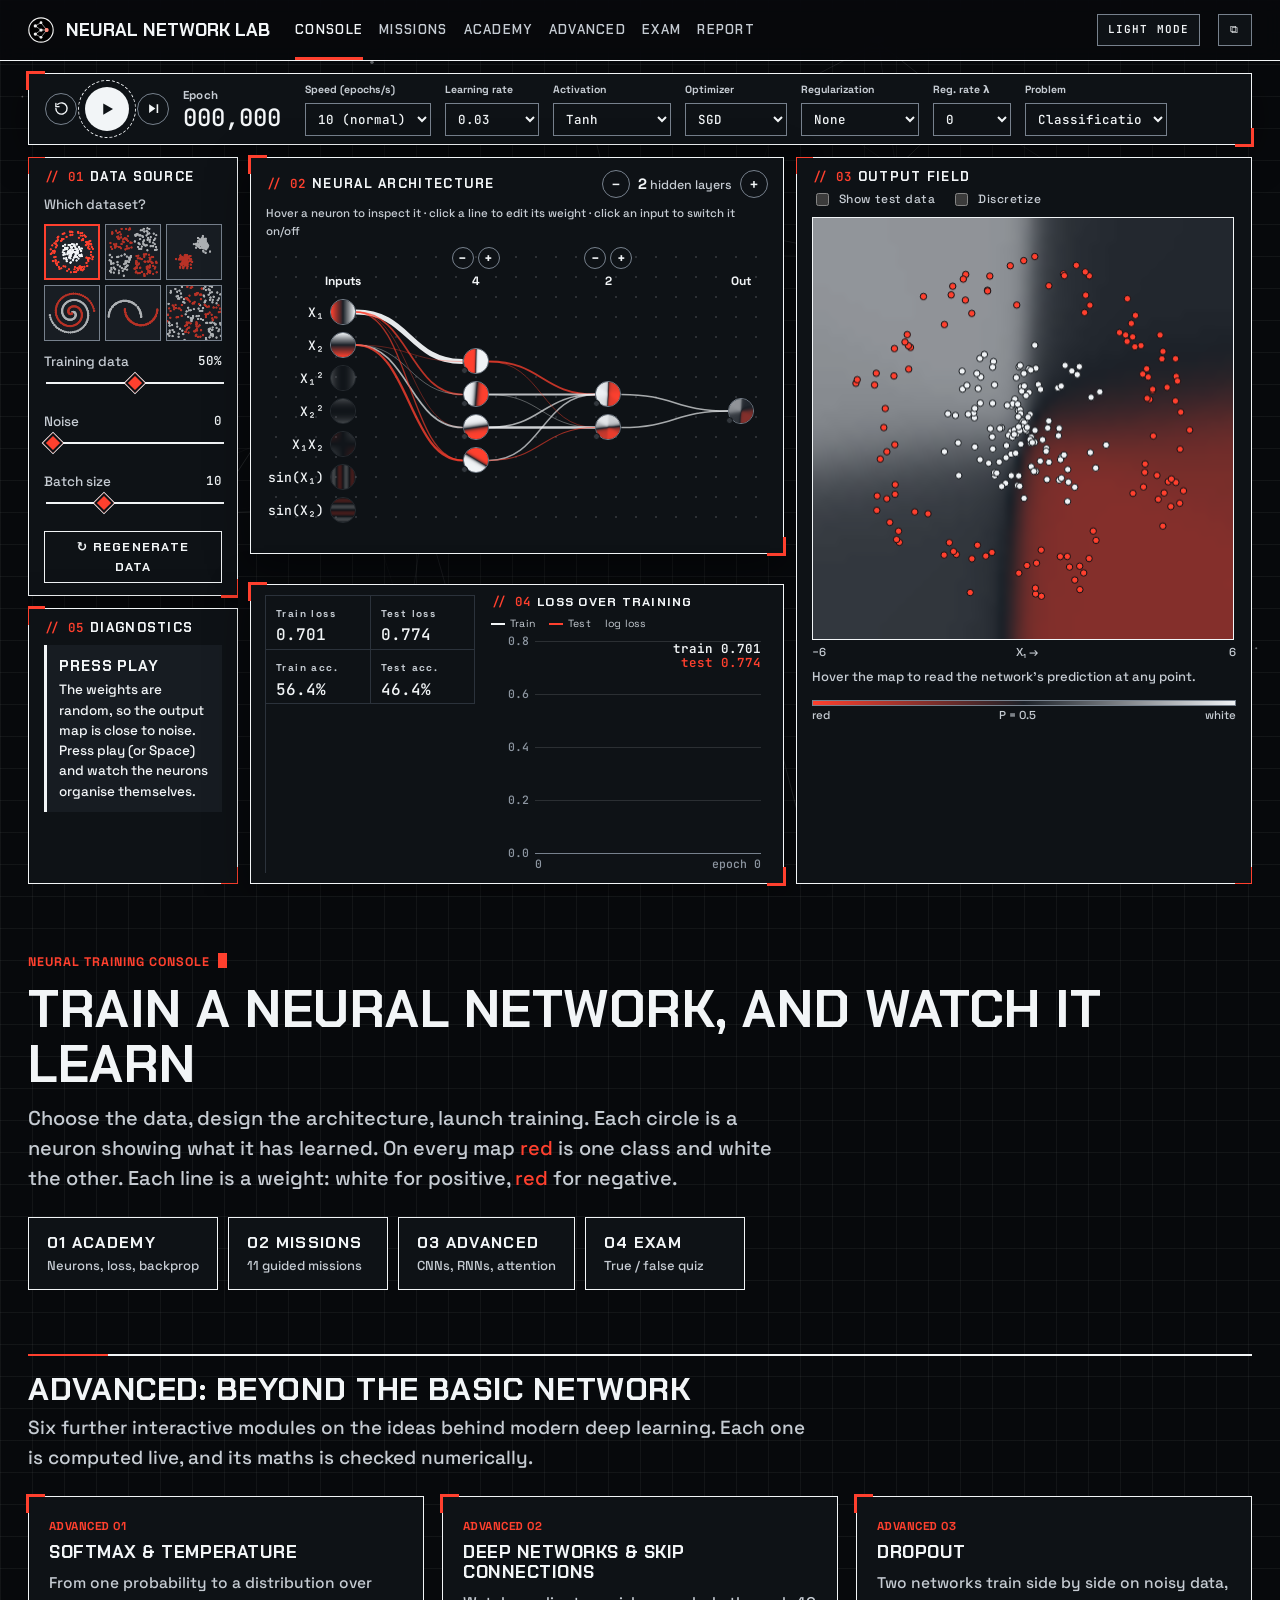
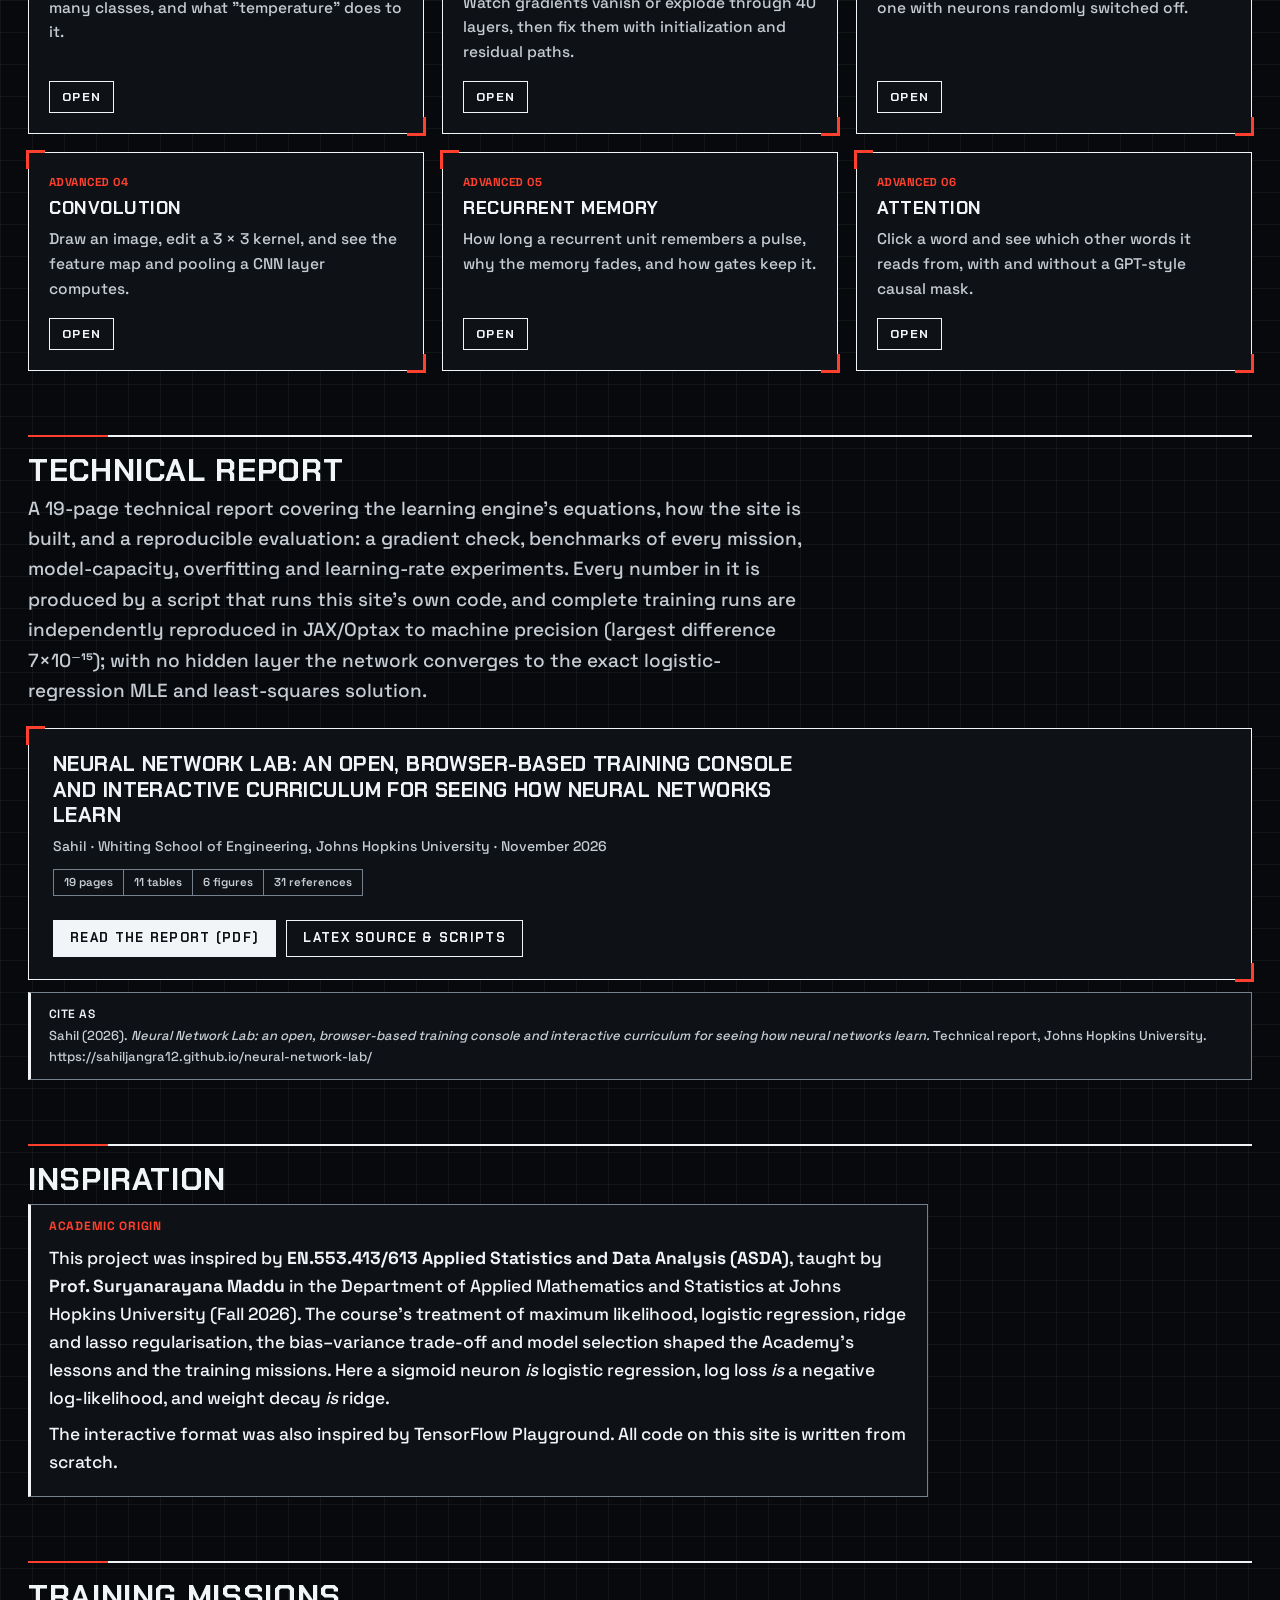
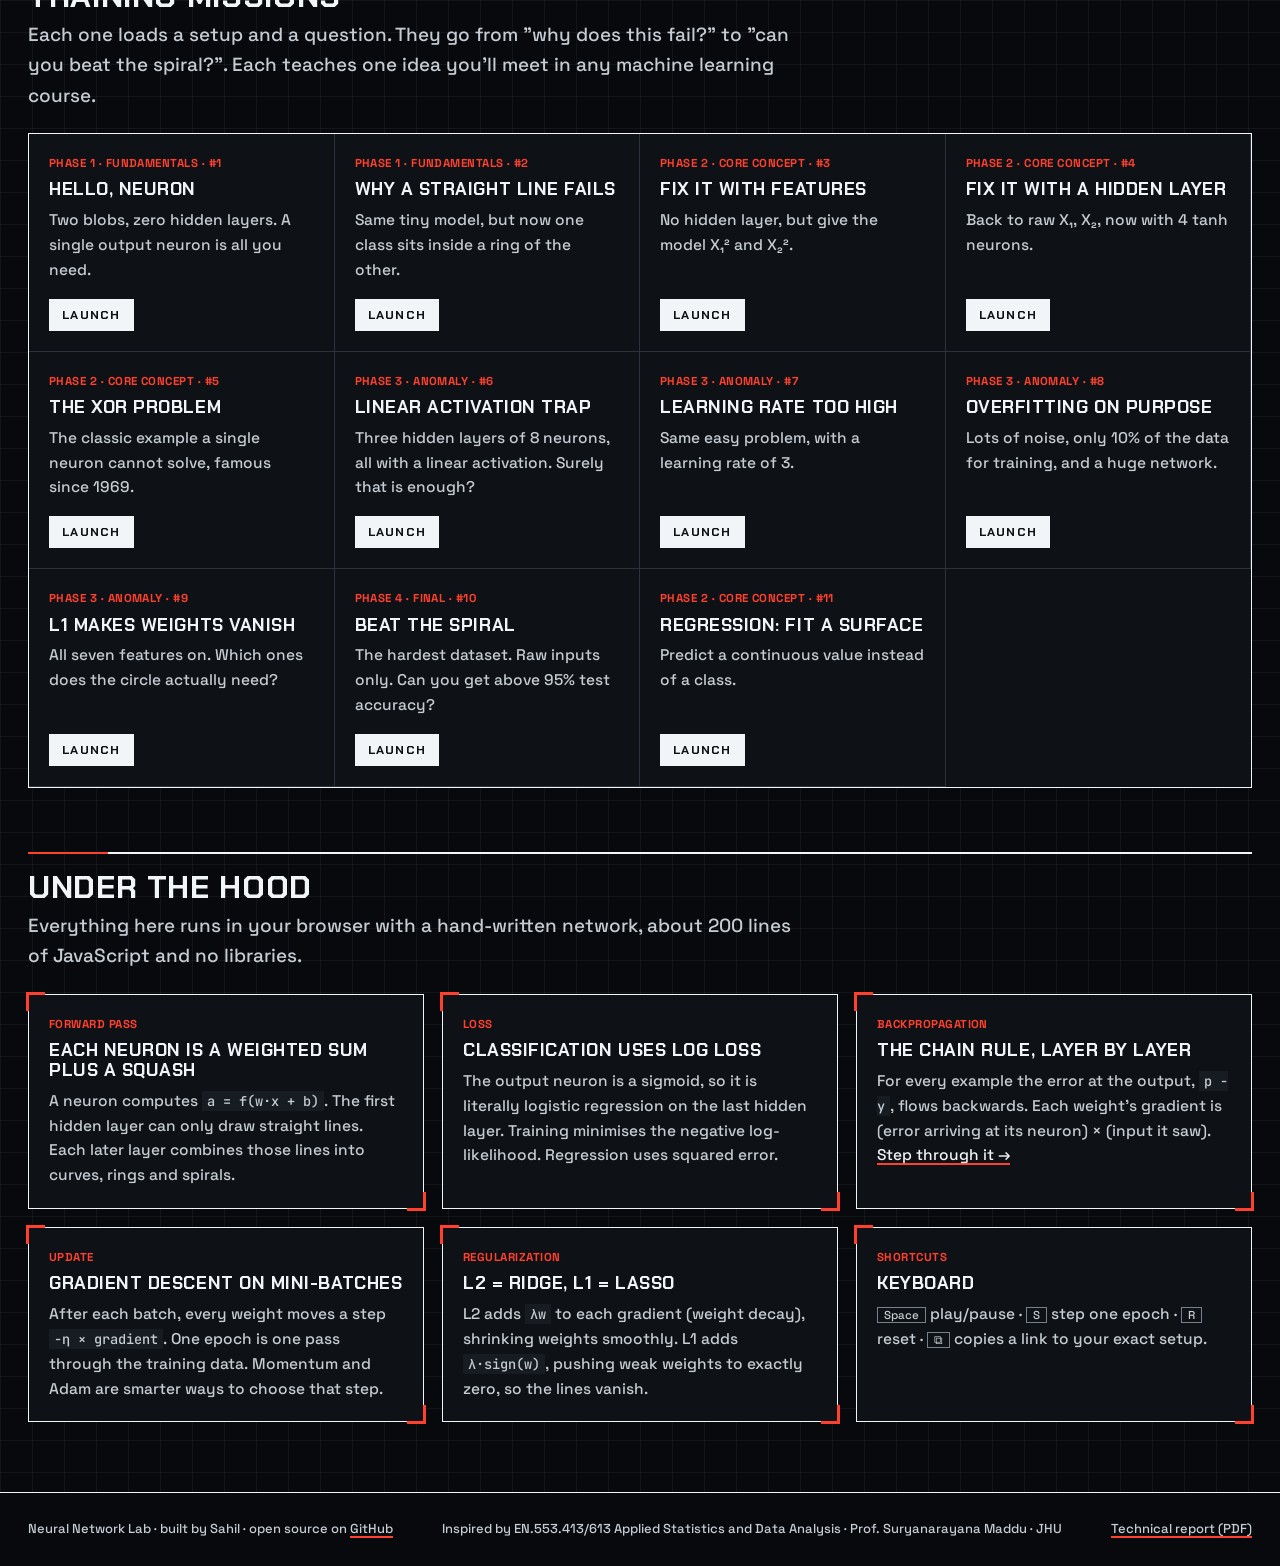
<file: index.html>
<!DOCTYPE html>
<html lang="en">
<head>
<meta charset="utf-8">
<meta name="viewport" content="width=device-width, initial-scale=1">
<meta name="theme-color" content="#07090c">
<title>Neural Network Lab · Train a neural network in your browser</title>
<meta name="description" content="An interactive neural network playground: build a network, train it live with backpropagation, and see what every neuron learns. With guided challenges and step-by-step lessons.">
<link rel="icon" href="img/logo.svg" type="image/svg+xml">
<link rel="preconnect" href="https://fonts.googleapis.com">
<link href="https://fonts.googleapis.com/css2?family=Chakra+Petch:wght@600;700&family=Space+Grotesk:wght@500;600;700&family=JetBrains+Mono:wght@500;600&display=swap" rel="stylesheet">
<link rel="stylesheet" href="css/style.css?v=202611261914">
<link rel="stylesheet" href="css/future.css?v=202611261914">
<script src="js/fx.js?v=202611261914"></script>
</head>
<body>
<header class="nav"><div class="in">
  <a class="brand" href="index.html"><img class="logo" src="img/logo.svg" alt=""><span class="full">Neural Network Lab</span></a>
  <nav>
    <a href="index.html" class="on">Console</a>
    <a href="#challenges" class="opt">Missions</a>
    <a href="learn.html">Academy</a>
    <a href="advanced.html">Advanced</a>
    <a href="learn.html#quiz" class="opt">Exam</a>
    <a href="#report" class="opt">Report</a>
  </nav>
  <div class="sp"></div>
  <span class="status"><i></i>SYSTEM ONLINE</span>
  <button class="iconbtn" id="themebtn" title="Switch between dark and light mode">LIGHT MODE</button>
  <button class="iconbtn" id="share" title="Copy a link to this exact setup" aria-label="Copy link">⧉</button>
</div></header>


<div class="app">
<div class="topbar"><div class="controls">
  <div class="runctl">
    <button class="roundbtn" id="reset" title="Reset the network (R)" aria-label="Reset"><svg viewBox="0 0 24 24" fill="none" stroke="currentColor" stroke-width="2.2" stroke-linecap="round"><path d="M3 12a9 9 0 1 0 3-6.7"/><path d="M3 4v5h5"/></svg></button>
    <button class="play" id="play" title="Play / pause (Space)" aria-label="Play"><svg id="playicon" viewBox="0 0 24 24" fill="currentColor"><path d="M7 4.5v15l13-7.5z"/></svg></button>
    <button class="roundbtn" id="step" title="Train one epoch (S)" aria-label="Step"><svg viewBox="0 0 24 24" fill="currentColor"><path d="M5 5v14l10-7zM17 5h2.5v14H17z"/></svg></button>
  </div>
  <div class="epoch">Epoch<b id="epoch">000,000</b></div>
  <div class="ctl"><span>Speed (epochs/s)</span><select id="speed"><option value="1">1 (slowest)</option><option value="3">3</option><option value="10">10 (normal)</option><option value="25">25</option><option value="60">60 (max)</option></select></div>
  <div class="ctl"><span>Learning rate</span><select id="lr"></select></div>
  <div class="ctl"><span>Activation</span><select id="act"></select></div>
  <div class="ctl"><span>Optimizer</span><select id="opt"><option value="sgd">SGD</option><option value="momentum">Momentum</option><option value="adam">Adam</option></select></div>
  <div class="ctl"><span>Regularization</span><select id="reg"><option value="none">None</option><option value="l1">L1 (lasso)</option><option value="l2">L2 (ridge)</option></select></div>
  <div class="ctl"><span>Reg. rate λ</span><select id="regRate"></select></div>
  <div class="ctl"><span>Problem</span><select id="problem"><option value="class">Classification</option><option value="reg">Regression</option></select></div>
</div></div>

<div class="mission"><div class="bar" id="mission">
  <div class="t" id="missiontext"></div>
  <button class="btn sm" id="missionclose">Close</button>
</div></div>

<main class="pg">
  <!-- LEFT: data -->
  <div class="left">
    <div class="panel">
      <h3><span><span class="tagn">01</span>Data source</span></h3>
      <div class="sub" style="margin-bottom:8px">Which dataset?</div>
      <div class="dsgrid" id="dsgrid"></div>
      <div class="field"><div class="row"><span>Training data</span><span class="val" id="ratiov"></span></div><input type="range" id="ratio" min="10" max="90" step="10"></div>
      <div class="field"><div class="row"><span>Noise</span><span class="val" id="noisev"></span></div><input type="range" id="noise" min="0" max="50" step="5"></div>
      <div class="field"><div class="row"><span>Batch size</span><span class="val" id="batchv"></span></div><input type="range" id="batch" min="1" max="30" step="1"></div>
      <div class="field"><button class="btn sm" id="regen">↻ Regenerate data</button></div>
    </div>
    <div class="panel diag">
      <h3><span><span class="tagn">05</span>Diagnostics</span></h3>
      <div class="insight" id="insight"><b>Press play</b>The network starts with random weights, so its output map is close to random. Press play and watch it organise itself.</div>
    </div>
  </div>

  <!-- MIDDLE: network + telemetry -->
  <div class="mid">
  <div class="panel netpanel">
    <div class="nethead">
      <h3 style="margin:0"><span><span class="tagn">02</span>Neural architecture</span></h3>
      <div class="layers">
        <button class="roundbtn" id="remlayer" title="Remove a hidden layer" aria-label="Remove layer" style="width:28px;height:28px">−</button>
        <span><b id="nlayers">2</b> hidden layers</span>
        <button class="roundbtn" id="addlayer" title="Add a hidden layer" aria-label="Add layer" style="width:28px;height:28px">+</button>
        <span class="sub" id="nparams" style="margin-left:8px"></span>
      </div>
    </div>
    <div class="nettip">Hover a neuron to inspect it · click a line to edit its weight · click an input to switch it on/off</div>
    <div class="netwrap"><div class="net" id="net"><svg class="links" id="links"></svg></div></div>
  </div>
  <div class="panel tele">
    <div class="stats">
        <div class="stat"><span>Train loss</span><b id="trainloss">–</b></div>
        <div class="stat"><span>Test loss</span><b id="testloss">–</b></div>
        <div class="stat"><span id="acclbl">Train acc.</span><b id="trainacc">–</b></div>
        <div class="stat"><span id="acclbl2">Test acc.</span><b id="testacc">–</b></div>
    </div>
    <div class="chartbox"><h3><span><span class="tagn">04</span>Loss over training</span><span class="legend" style="margin:0"><span><i style="background:var(--fg)"></i>Train</span><span><i style="background:var(--neg)"></i>Test</span><span id="lossname"></span></span></h3><canvas id="losschart"></canvas></div>
  </div>
  </div>

  <!-- RIGHT: output -->
  <div class="right">
    <div class="panel outpanel">
      <h3><span><span class="tagn">03</span>Output field</span></h3>
      <div style="display:flex;gap:16px;margin:-4px 0 8px"><label class="chk"><input type="checkbox" id="showTest"> Show test data</label><label class="chk"><input type="checkbox" id="discretize"> Discretize</label></div>
      <div class="outbox"><canvas id="out" width="400" height="400"></canvas></div>
      <div class="axis"><span>−6</span><span>X₁ →</span><span>6</span></div>
      <div class="probe" id="probe">Hover the map to read the network's prediction at any point.</div>
      <div class="scale"></div>
      <div class="scalelbl"><span id="sclo">−1</span><span id="scmid">0</span><span id="schi">1</span></div>
    </div>
  </div>
</main>
</div>

<section class="hero" id="about">
  <div>
    <div class="kicker">Neural training console</div>
    <h1>Train a neural network, and watch it learn</h1>
    <p>Choose the data, design the architecture, launch training. Each circle is a neuron showing what it has learned. On every map <span style="color:var(--neg)">red</span> is one class and <span class="posname">white</span> the other. Each line is a weight: <span class="posname">white</span> for positive, <span style="color:var(--neg)">red</span> for negative.</p>
  </div>
  <div class="steps3">
    <a href="learn.html"><b>01 Academy</b>Neurons, loss, backprop</a>
    <a href="#challenges"><b>02 Missions</b>11 guided missions</a>
    <a href="advanced.html"><b>03 Advanced</b>CNNs, RNNs, attention</a>
    <a href="learn.html#quiz"><b>04 Exam</b>True / false quiz</a>
  </div>
</section>

<section class="section" id="advanced">
  <h2>Advanced: beyond the basic network</h2>
  <p class="lead">Six further interactive modules on the ideas behind modern deep learning. Each one is computed live, and its maths is checked numerically.</p>
  <div class="guide">
    <div class="card advcard"><div class="lvl">Advanced 01</div><h4>Softmax &amp; temperature</h4><p>From one probability to a distribution over many classes, and what "temperature" does to it.</p><a class="btn sm" href="advanced.html#softmax">Open</a></div>
    <div class="card advcard"><div class="lvl">Advanced 02</div><h4>Deep networks &amp; skip connections</h4><p>Watch gradients vanish or explode through 40 layers, then fix them with initialization and residual paths.</p><a class="btn sm" href="advanced.html#deep">Open</a></div>
    <div class="card advcard"><div class="lvl">Advanced 03</div><h4>Dropout</h4><p>Two networks train side by side on noisy data, one with neurons randomly switched off.</p><a class="btn sm" href="advanced.html#dropout">Open</a></div>
    <div class="card advcard"><div class="lvl">Advanced 04</div><h4>Convolution</h4><p>Draw an image, edit a 3 × 3 kernel, and see the feature map and pooling a CNN layer computes.</p><a class="btn sm" href="advanced.html#conv">Open</a></div>
    <div class="card advcard"><div class="lvl">Advanced 05</div><h4>Recurrent memory</h4><p>How long a recurrent unit remembers a pulse, why the memory fades, and how gates keep it.</p><a class="btn sm" href="advanced.html#rnn">Open</a></div>
    <div class="card advcard"><div class="lvl">Advanced 06</div><h4>Attention</h4><p>Click a word and see which other words it reads from, with and without a GPT-style causal mask.</p><a class="btn sm" href="advanced.html#attention">Open</a></div>
  </div>
</section>

<section class="section" id="report">
  <h2>Technical report</h2>
  <p class="lead">A 19-page technical report covering the learning engine's equations, how the site is built, and a reproducible evaluation: a gradient check, benchmarks of every mission, model-capacity, overfitting and learning-rate experiments. Every number in it is produced by a script that runs this site's own code, and complete training runs are independently reproduced in JAX/Optax to machine precision (largest difference 7×10⁻¹⁵); with no hidden layer the network converges to the exact logistic-regression MLE and least-squares solution.</p>
  <div class="reportbox">
    <div class="rmeta">
      <div class="rtitle">Neural Network Lab: an open, browser-based training console and interactive curriculum for seeing how neural networks learn</div>
      <div class="rauth">Sahil · Whiting School of Engineering, Johns Hopkins University · November 2026</div>
      <div class="rfacts"><span>19 pages</span><span>11 tables</span><span>6 figures</span><span>31 references</span></div>
    </div>
    <div class="ractions">
      <a class="btn pri" href="report/neural-network-lab-technical-report.pdf" target="_blank" rel="noopener">Read the report (PDF)</a>
      <a class="btn" href="https://github.com/sahiljangra12/neural-network-lab/tree/main/paper" target="_blank" rel="noopener">LaTeX source &amp; scripts</a>
    </div>
  </div>
  <div class="cite"><span>Cite as</span>Sahil (2026). <i>Neural Network Lab: an open, browser-based training console and interactive curriculum for seeing how neural networks learn.</i> Technical report, Johns Hopkins University. https://sahiljangra12.github.io/neural-network-lab/</div>
</section>

<section class="section" id="inspiration">
  <h2>Inspiration</h2>
  <div class="inspo">
    <div class="ilabel">Academic origin</div>
    <p>This project was inspired by <b>EN.553.413/613 Applied Statistics and Data Analysis (ASDA)</b>, taught by <b>Prof. Suryanarayana Maddu</b> in the Department of Applied Mathematics and Statistics at Johns Hopkins University (Fall 2026). The course's treatment of maximum likelihood, logistic regression, ridge and lasso regularisation, the bias–variance trade-off and model selection shaped the Academy's lessons and the training missions. Here a sigmoid neuron <i>is</i> logistic regression, log loss <i>is</i> a negative log-likelihood, and weight decay <i>is</i> ridge.</p>
    <p class="sub">The interactive format was also inspired by TensorFlow Playground. All code on this site is written from scratch.</p>
  </div>
</section>

<section class="section" id="challenges">
  <h2>Training missions</h2>
  <p class="lead">Each one loads a setup and a question. They go from "why does this fail?" to "can you beat the spiral?". Each teaches one idea you'll meet in any machine learning course.</p>
  <div class="cards" id="cards"></div>
</section>

<section class="section">
  <h2>Under the hood</h2>
  <p class="lead">Everything here runs in your browser with a hand-written network, about 200 lines of JavaScript and no libraries.</p>
  <div class="guide">
    <div class="card"><div class="lvl l2">Forward pass</div><h4>Each neuron is a weighted sum plus a squash</h4><p>A neuron computes <code>a = f(w·x + b)</code>. The first hidden layer can only draw straight lines. Each later layer combines those lines into curves, rings and spirals.</p></div>
    <div class="card"><div class="lvl l2">Loss</div><h4>Classification uses log loss</h4><p>The output neuron is a sigmoid, so it is literally logistic regression on the last hidden layer. Training minimises the negative log-likelihood. Regression uses squared error.</p></div>
    <div class="card"><div class="lvl l2">Backpropagation</div><h4>The chain rule, layer by layer</h4><p>For every example the error at the output, <code>p − y</code>, flows backwards. Each weight's gradient is (error arriving at its neuron) × (input it saw). <a href="learn.html#backprop">Step through it →</a></p></div>
    <div class="card"><div class="lvl l2">Update</div><h4>Gradient descent on mini-batches</h4><p>After each batch, every weight moves a step <code>−η × gradient</code>. One epoch is one pass through the training data. Momentum and Adam are smarter ways to choose that step.</p></div>
    <div class="card"><div class="lvl l2">Regularization</div><h4>L2 = ridge, L1 = lasso</h4><p>L2 adds <code>λw</code> to each gradient (weight decay), shrinking weights smoothly. L1 adds <code>λ·sign(w)</code>, pushing weak weights to exactly zero, so the lines vanish.</p></div>
    <div class="card"><div class="lvl l2">Shortcuts</div><h4>Keyboard</h4><p><span class="kbd">Space</span> play/pause · <span class="kbd">S</span> step one epoch · <span class="kbd">R</span> reset · <span class="kbd">⧉</span> copies a link to your exact setup.</p></div>
  </div>
</section>

<footer class="site"><div class="in">
  <span>Neural Network Lab · built by Sahil · open source on <a href="https://github.com/sahiljangra12/neural-network-lab">GitHub</a></span>
  <span>Inspired by EN.553.413/613 Applied Statistics and Data Analysis · Prof. Suryanarayana Maddu · JHU</span>
  <span><a href="report/neural-network-lab-technical-report.pdf">Technical report (PDF)</a></span>
</div></footer>

<div id="fab"><button id="fabplay" aria-label="Play or pause training"><svg viewBox="0 0 24 24" fill="currentColor"><path d="M7 4.5v15l13-7.5z"/></svg></button><div><b id="fabep">Epoch 0</b><span id="fabacc"></span></div></div>
<div class="tooltip" id="tip"></div>
<div class="wedit" id="wedit"><div style="margin-bottom:6px;color:var(--mut)" id="weditlbl">Weight</div><input id="weditin" type="number" step="0.1"> <button class="btn sm" id="weditok">Set</button></div>

<script type="module" src="js/playground.js?v=202611261914"></script>
<script defer src="https://sahiljangra12.github.io/ask/ask.js" data-site="Neural Network Lab" data-claude="on"></script>
</body>
</html>
</file>
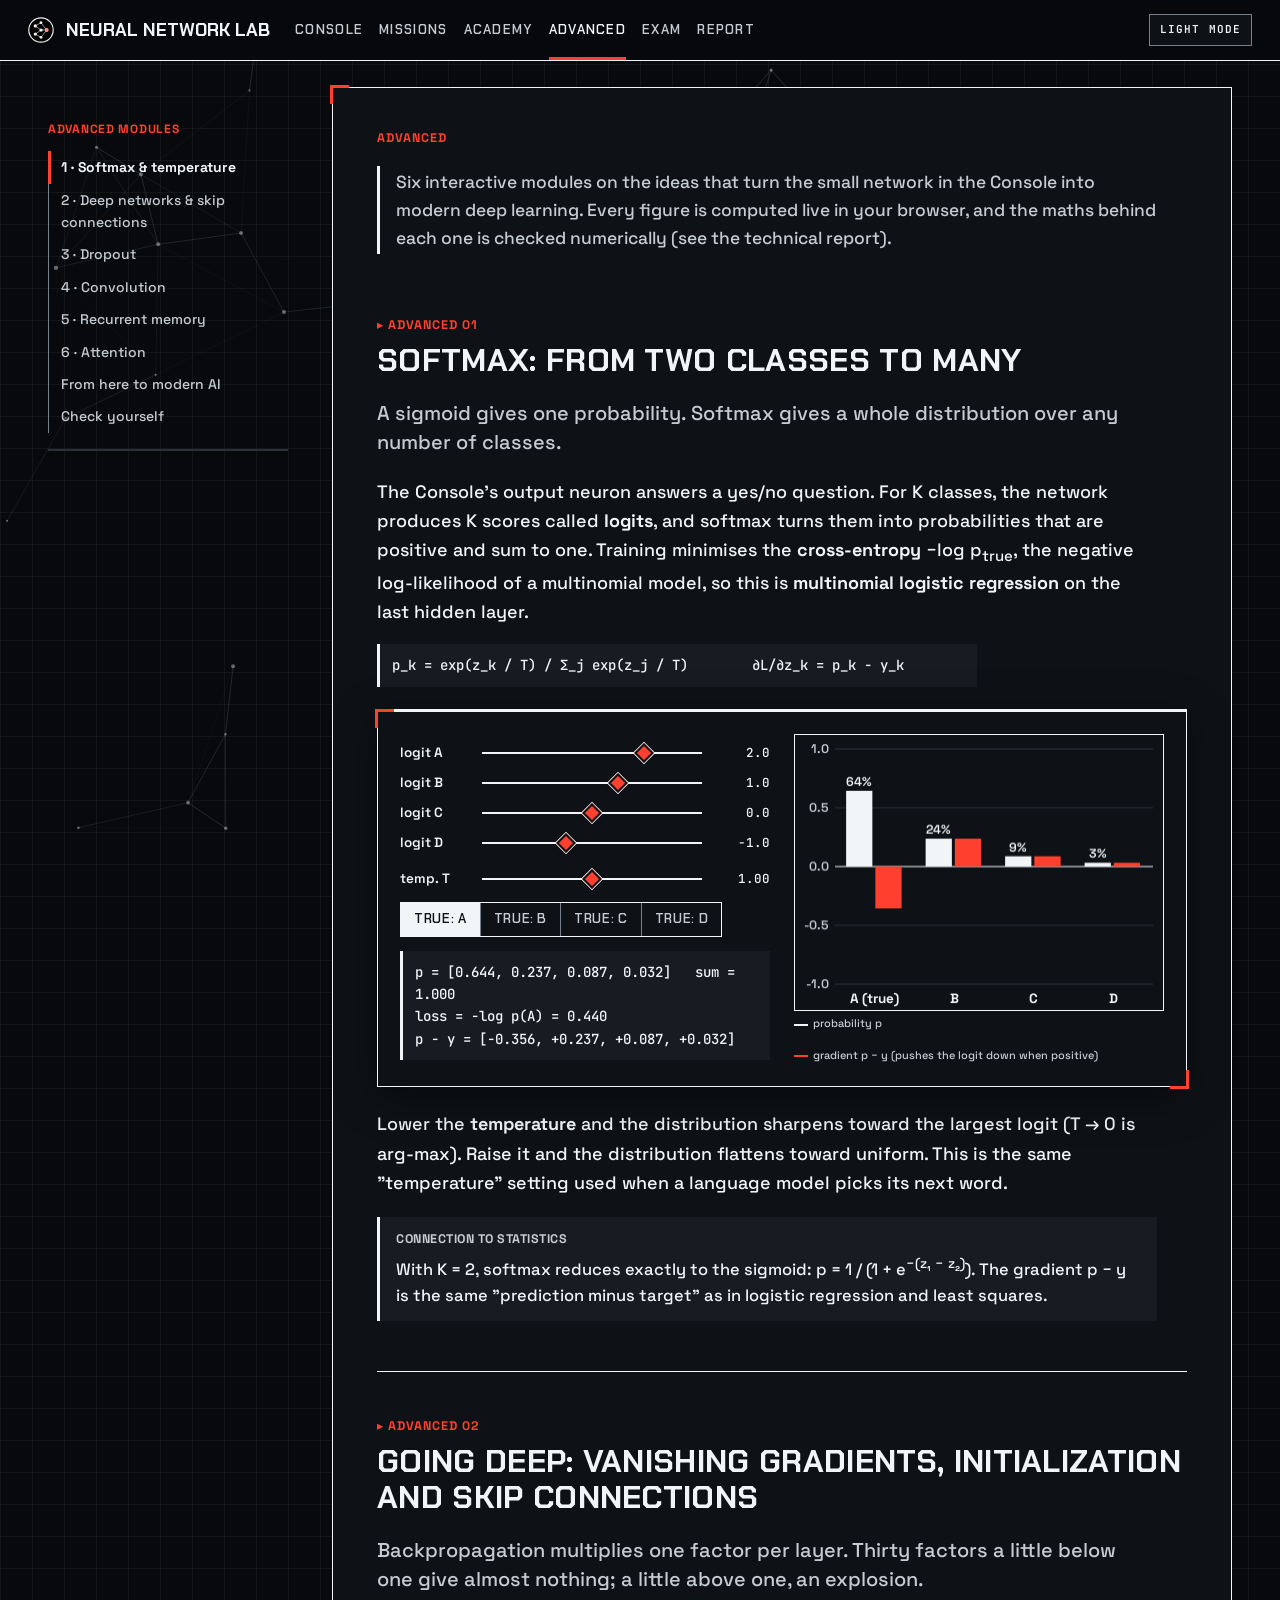
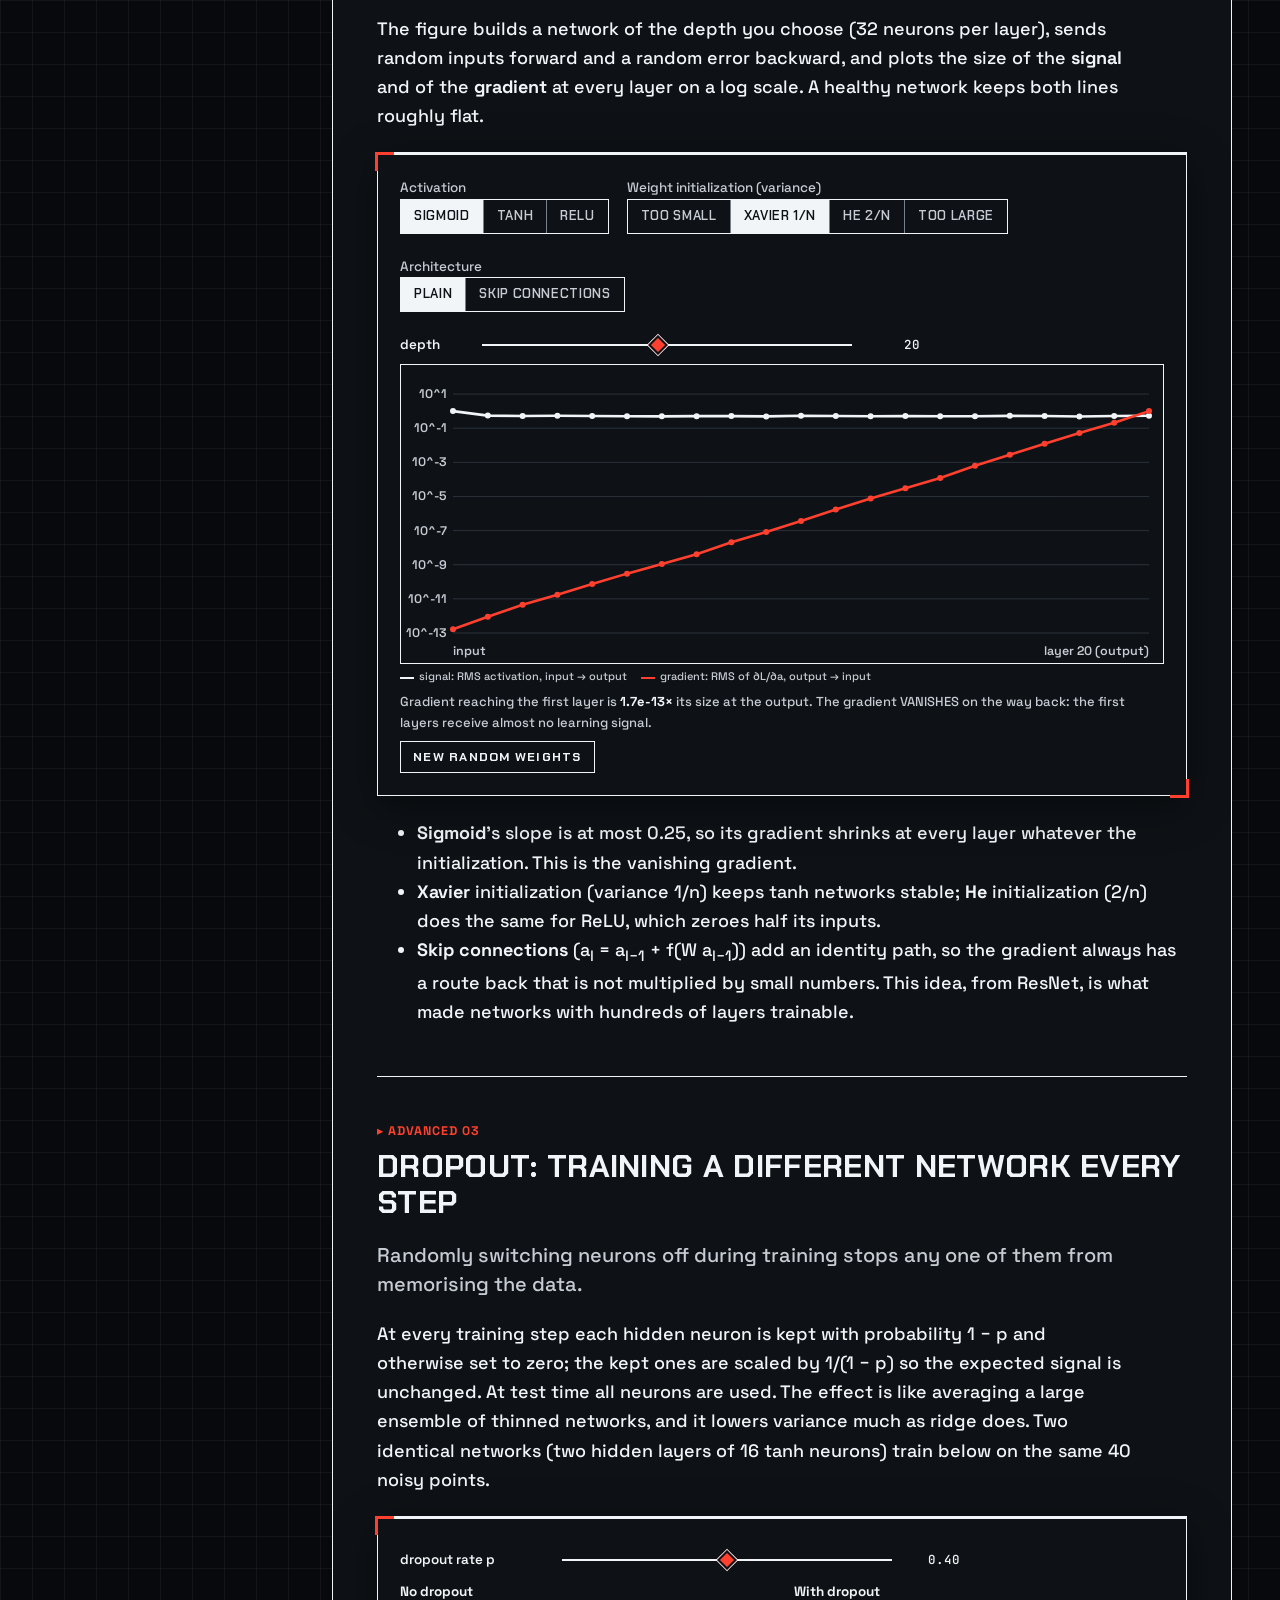
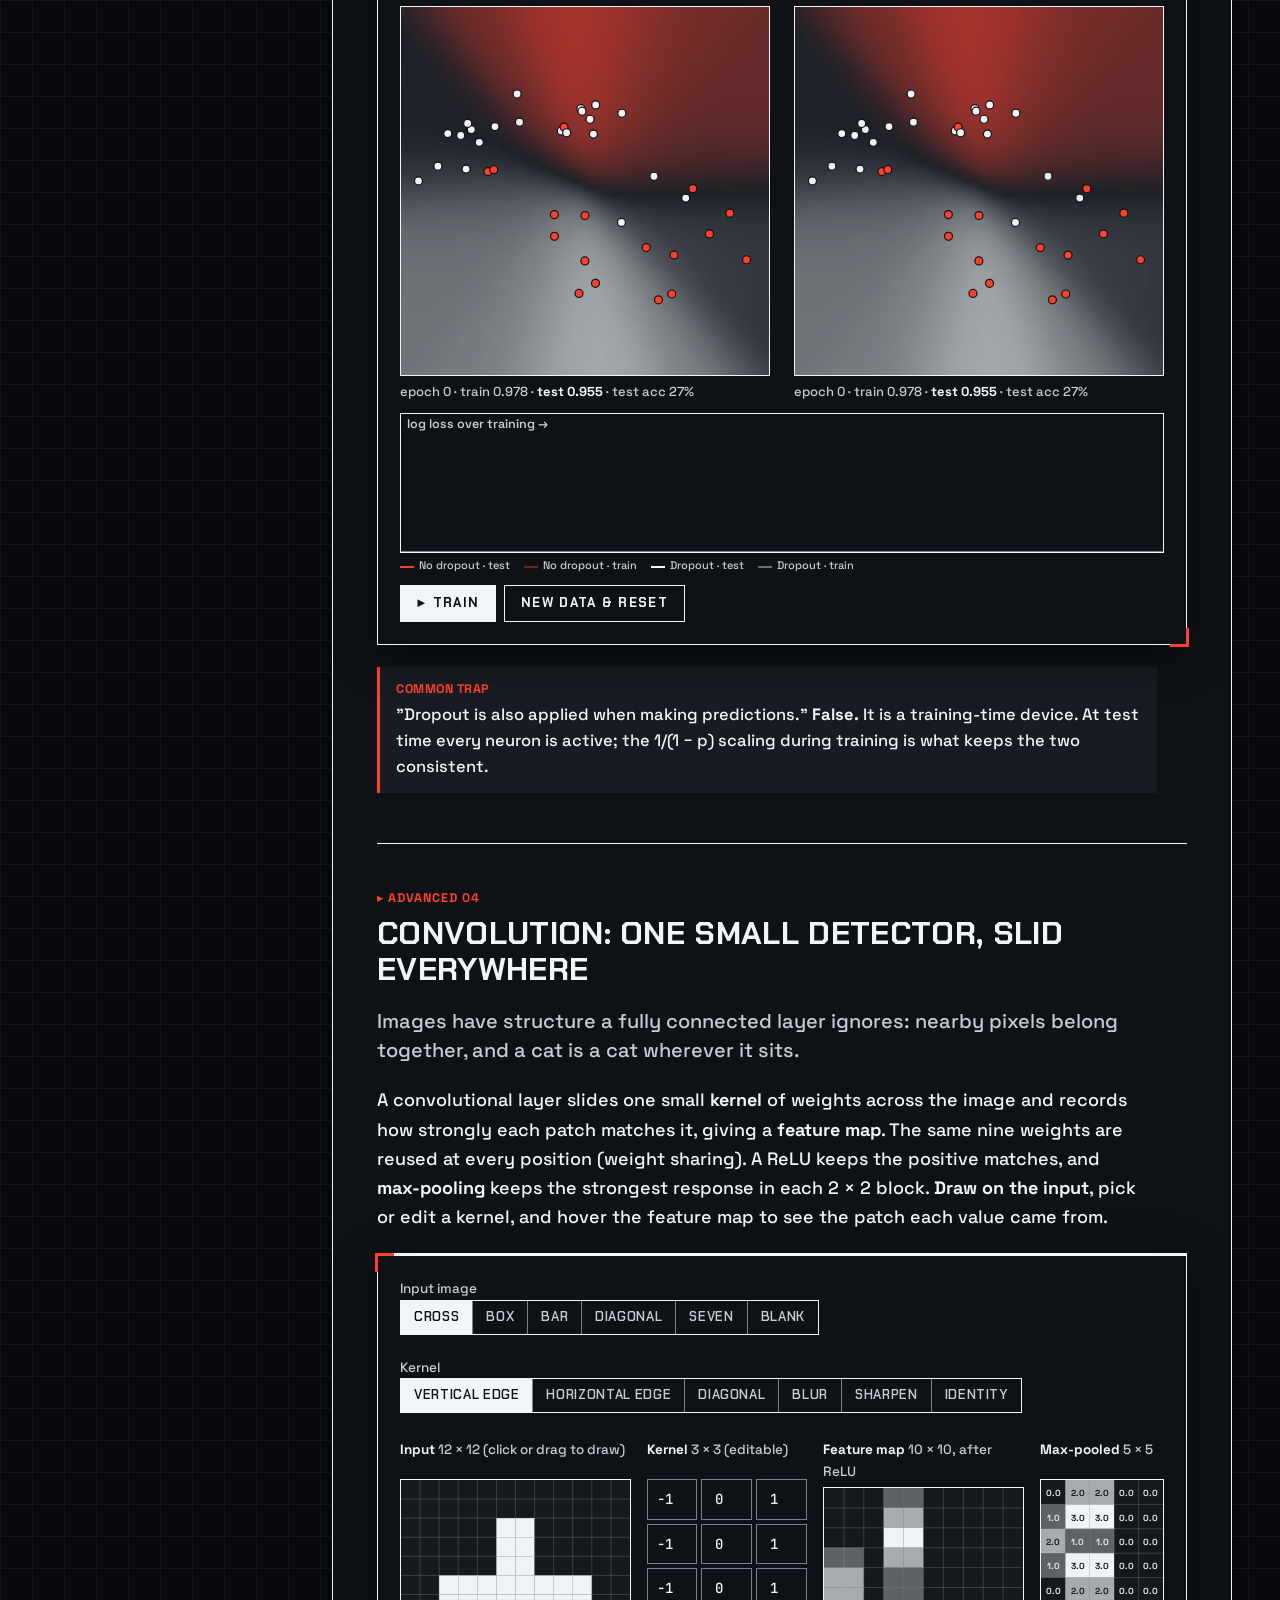
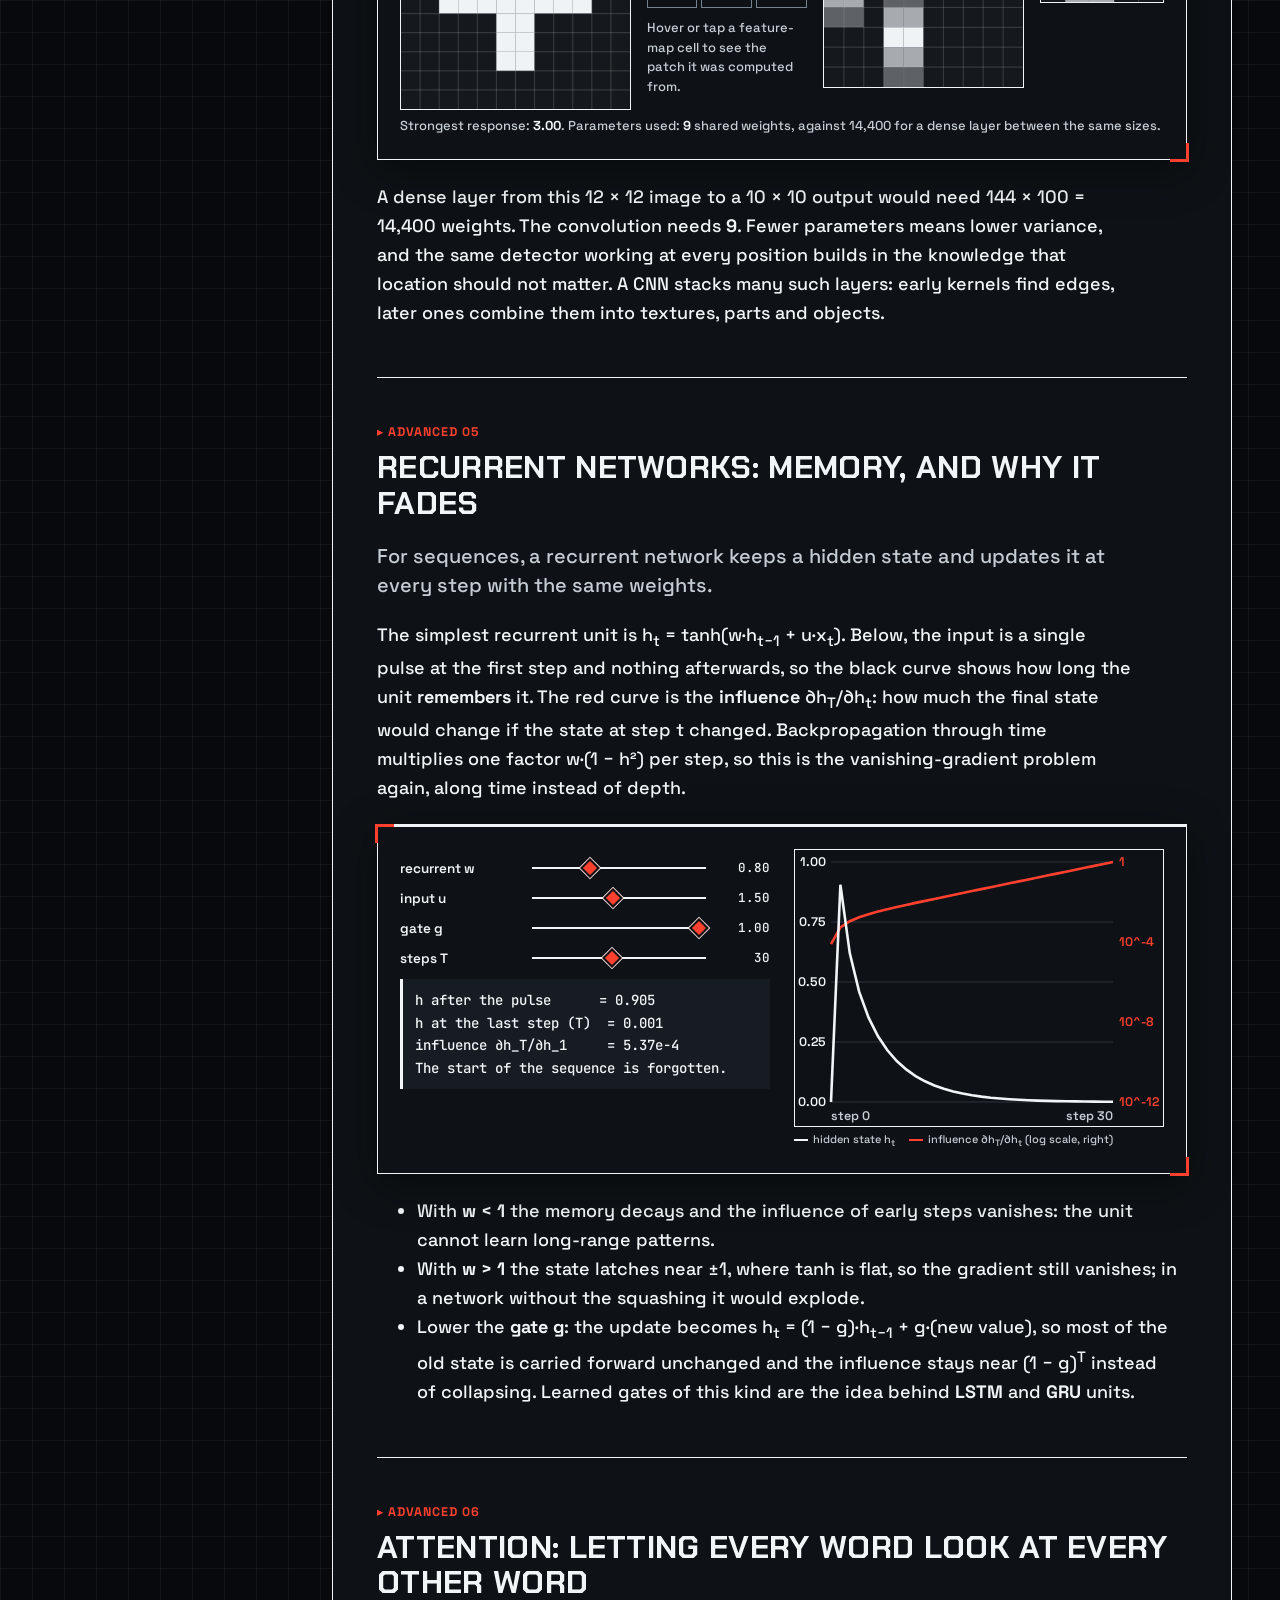
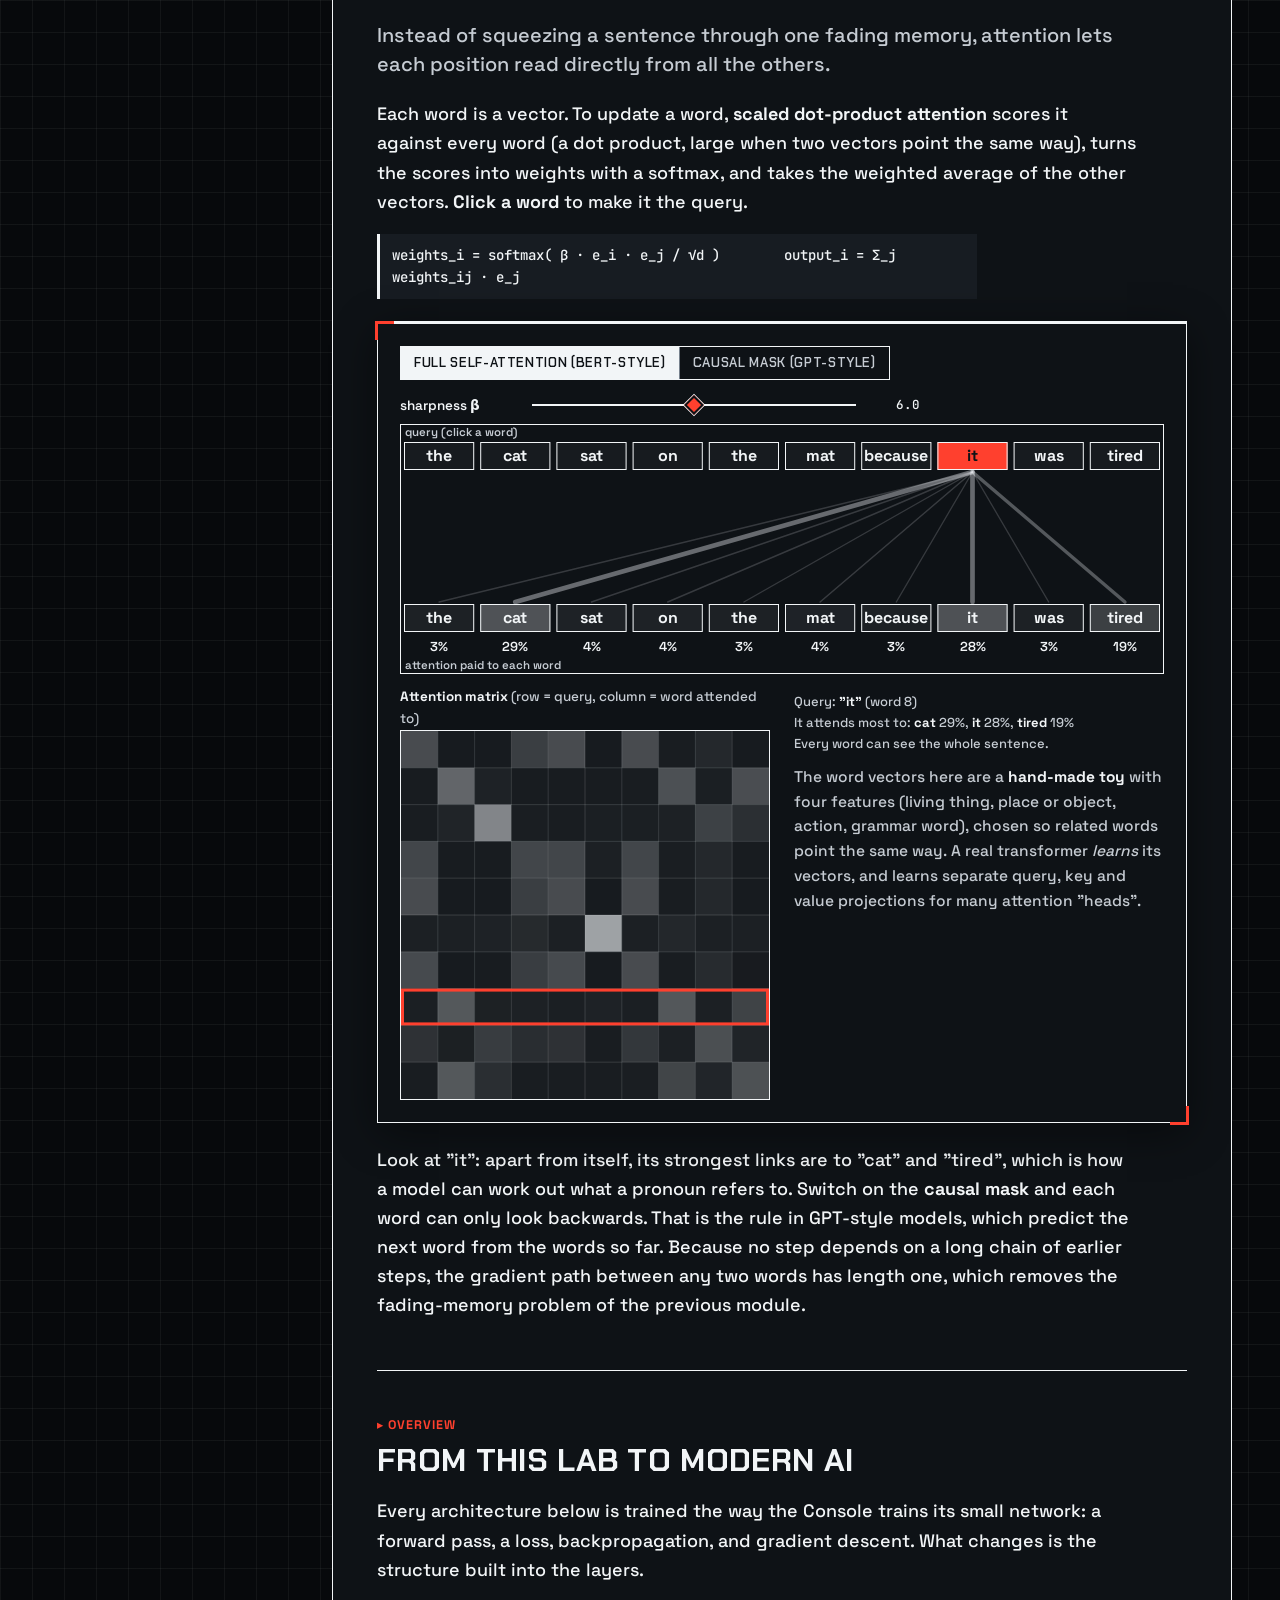
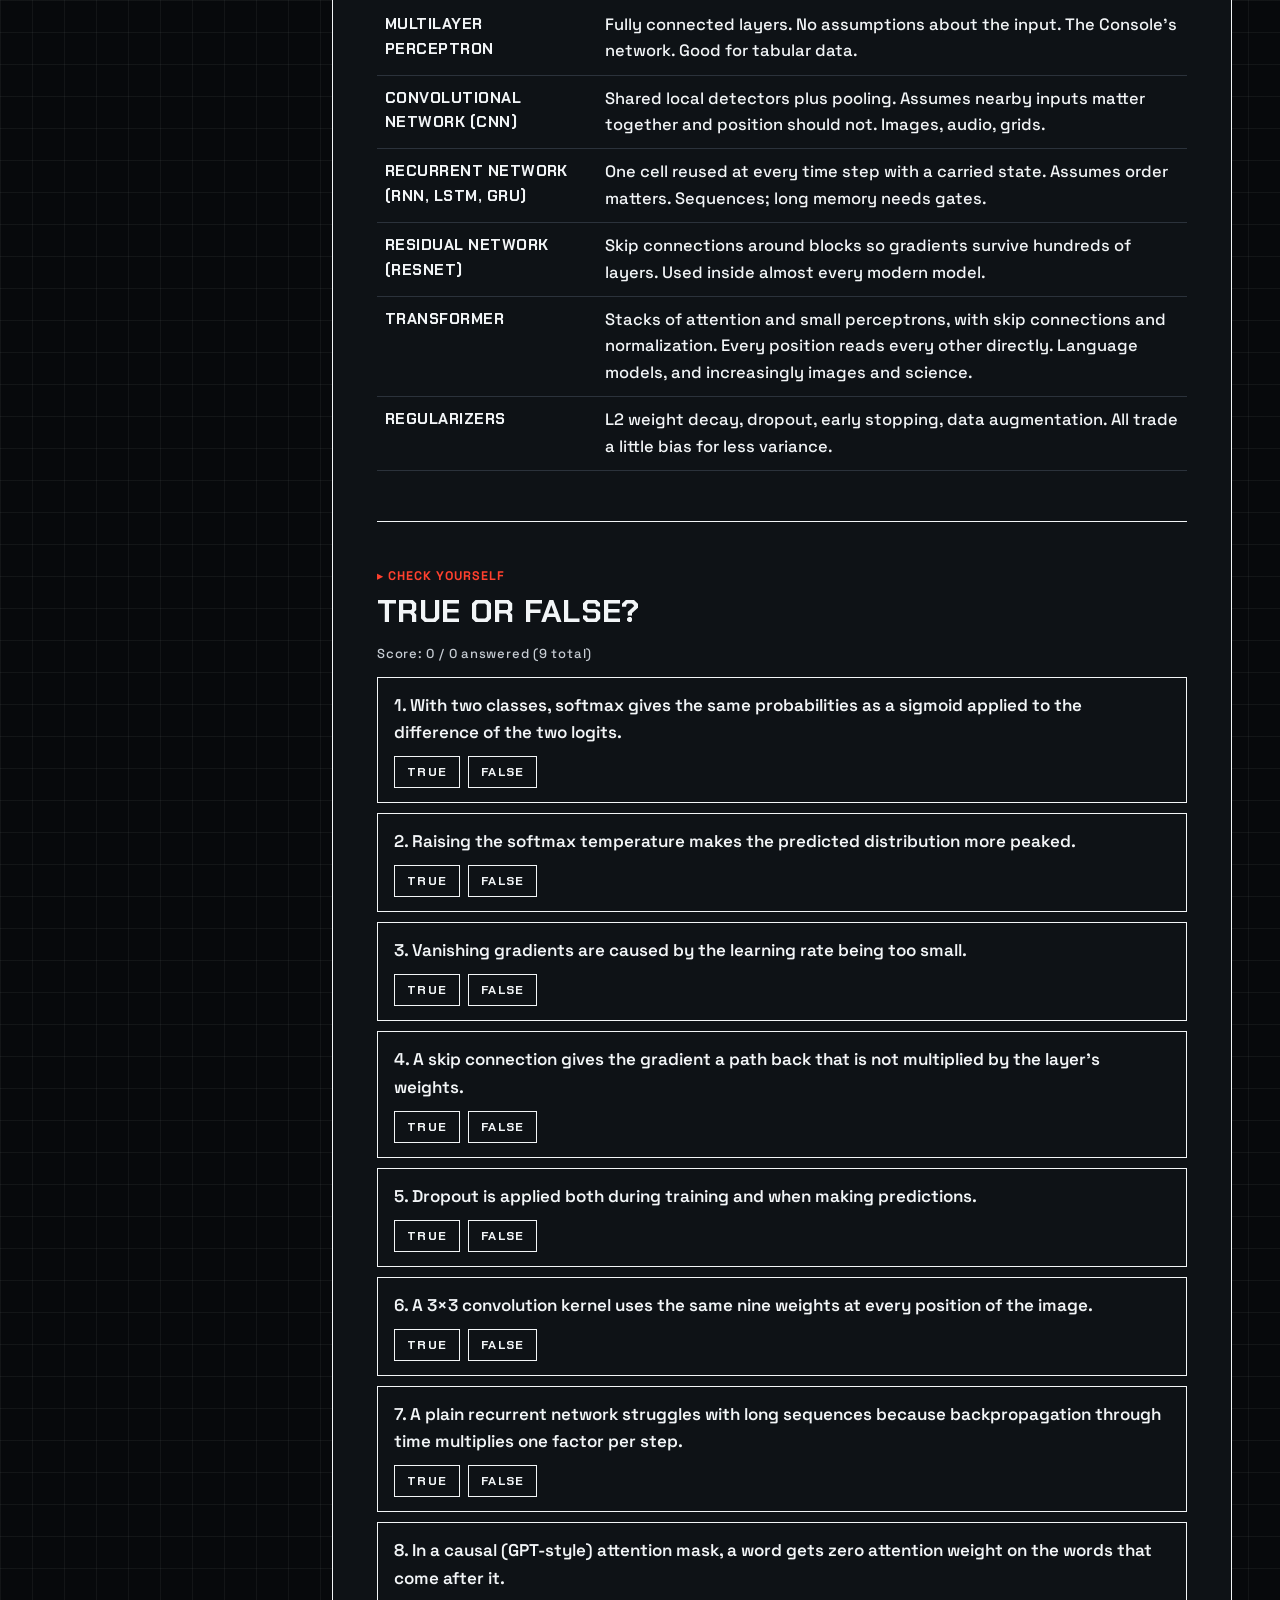
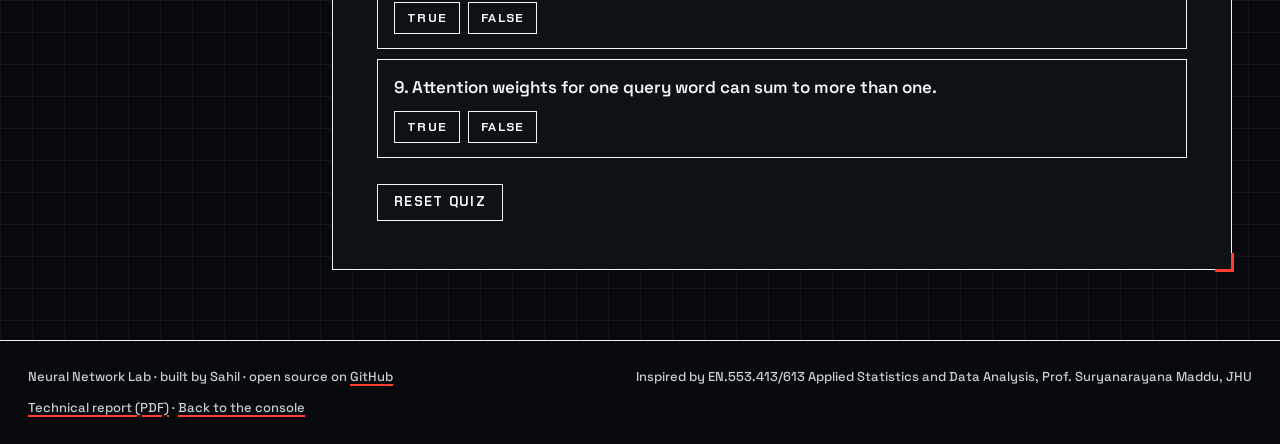
<file: advanced.html>
<!DOCTYPE html>
<html lang="en">
<head>
<meta charset="utf-8">
<meta name="viewport" content="width=device-width, initial-scale=1">
<meta name="theme-color" content="#07090c">
<title>Advanced · Neural Network Lab</title>
<meta name="description" content="Interactive lessons on advanced neural networks: softmax and temperature, vanishing gradients and residual connections, dropout, convolution, recurrent memory and attention.">
<link rel="icon" href="img/logo.svg" type="image/svg+xml">
<link rel="preconnect" href="https://fonts.googleapis.com">
<link href="https://fonts.googleapis.com/css2?family=Chakra+Petch:wght@600;700&family=Space+Grotesk:wght@500;600;700&family=JetBrains+Mono:wght@500;600&display=swap" rel="stylesheet">
<link rel="stylesheet" href="css/style.css?v=202611261914">
<link rel="stylesheet" href="css/future.css?v=202611261914">
<script src="js/fx.js?v=202611261914"></script>
</head>
<body>
<header class="nav"><div class="in">
  <a class="brand" href="index.html"><img class="logo" src="img/logo.svg" alt=""><span class="full">Neural Network Lab</span></a>
  <nav>
    <a href="index.html">Console</a>
    <a href="index.html#challenges" class="opt">Missions</a>
    <a href="learn.html">Academy</a>
    <a href="advanced.html" class="on">Advanced</a>
    <a href="learn.html#quiz" class="opt">Exam</a>
    <a href="index.html#report" class="opt">Report</a>
  </nav>
  <div class="sp"></div>
  <span class="status"><i></i>SYSTEM ONLINE</span>
  <button class="iconbtn" id="themebtn" title="Switch between dark and light mode">LIGHT MODE</button>
</div></header>

<div class="learn">
<aside class="toc" id="toc">
  <b>Advanced modules</b>
  <a href="#softmax">1 · Softmax &amp; temperature</a>
  <a href="#deep">2 · Deep networks &amp; skip connections</a>
  <a href="#dropout">3 · Dropout</a>
  <a href="#conv">4 · Convolution</a>
  <a href="#rnn">5 · Recurrent memory</a>
  <a href="#attention">6 · Attention</a>
  <a href="#map">From here to modern AI</a>
  <a href="#advquiz">Check yourself</a>
  <div class="prog"><i id="prog"></i></div>
</aside>

<main>
<div class="academyintro"><div class="num">Advanced</div><p>Six interactive modules on the ideas that turn the small network in the Console into modern deep learning. Every figure is computed live in your browser, and the maths behind each one is checked numerically (see the technical report).</p></div>

<!-- 1 SOFTMAX -->
<section class="lesson" id="softmax">
  <div class="num">Advanced 01</div>
  <h2>Softmax: from two classes to many</h2>
  <p class="lead">A sigmoid gives one probability. Softmax gives a whole distribution over any number of classes.</p>
  <p>The Console's output neuron answers a yes/no question. For K classes, the network produces K scores called <b>logits</b>, and softmax turns them into probabilities that are positive and sum to one. Training minimises the <b>cross-entropy</b> −log p<sub>true</sub>, the negative log-likelihood of a multinomial model, so this is <b>multinomial logistic regression</b> on the last hidden layer.</p>
  <div class="formula" style="max-width:600px">p_k = exp(z_k / T) / Σ_j exp(z_j / T)        ∂L/∂z_k = p_k − y_k</div>
  <div class="widget">
    <div class="wgrid">
      <div>
        <div class="sl"><span>logit A</span><input type="range" id="sm0" min="-4" max="4" step="0.1" value="2"><span class="val" id="sm0v"></span></div>
        <div class="sl"><span>logit B</span><input type="range" id="sm1" min="-4" max="4" step="0.1" value="1"><span class="val" id="sm1v"></span></div>
        <div class="sl"><span>logit C</span><input type="range" id="sm2" min="-4" max="4" step="0.1" value="0"><span class="val" id="sm2v"></span></div>
        <div class="sl"><span>logit D</span><input type="range" id="sm3" min="-4" max="4" step="0.1" value="-1"><span class="val" id="sm3v"></span></div>
        <div class="sl" style="margin-top:14px"><span>temp. T</span><input type="range" id="smT" min="-1" max="1" step="0.02" value="0"><span class="val" id="smTv"></span></div>
        <div class="pills" id="smtrue" style="margin-top:12px"></div>
        <div class="formula" id="smout" style="white-space:pre-wrap"></div>
      </div>
      <div><canvas class="plot" id="smcv" style="aspect-ratio:4/3"></canvas>
        <div class="legend"><span><i style="background:var(--fg)"></i>probability p</span><span><i style="background:var(--neg)"></i>gradient p − y (pushes the logit down when positive)</span></div></div>
    </div>
  </div>
  <p>Lower the <b>temperature</b> and the distribution sharpens toward the largest logit (T → 0 is arg-max). Raise it and the distribution flattens toward uniform. This is the same "temperature" setting used when a language model picks its next word.</p>
  <div class="callout"><b>Connection to statistics</b>With K = 2, softmax reduces exactly to the sigmoid: p = 1 / (1 + e<sup>−(z₁ − z₂)</sup>). The gradient p − y is the same "prediction minus target" as in logistic regression and least squares.</div>
</section>

<!-- 2 DEEP -->
<section class="lesson" id="deep">
  <div class="num">Advanced 02</div>
  <h2>Going deep: vanishing gradients, initialization and skip connections</h2>
  <p class="lead">Backpropagation multiplies one factor per layer. Thirty factors a little below one give almost nothing; a little above one, an explosion.</p>
  <p>The figure builds a network of the depth you choose (32 neurons per layer), sends random inputs forward and a random error backward, and plots the size of the <b>signal</b> and of the <b>gradient</b> at every layer on a log scale. A healthy network keeps both lines roughly flat.</p>
  <div class="widget">
    <div style="display:flex;flex-wrap:wrap;gap:8px 18px;align-items:flex-start">
      <div><div class="sub">Activation</div><div class="pills" id="dpact"></div></div>
      <div><div class="sub">Weight initialization (variance)</div><div class="pills" id="dpinit"></div></div>
      <div><div class="sub">Architecture</div><div class="pills" id="dpres"></div></div>
    </div>
    <div class="sl" style="max-width:520px"><span>depth</span><input type="range" id="dpdepth" min="2" max="40" step="1" value="20"><span class="val" id="dpdepthv"></span></div>
    <canvas class="plot" id="dpcv" style="height:300px"></canvas>
    <div class="legend"><span><i style="background:var(--fg)"></i>signal: RMS activation, input → output</span><span><i style="background:var(--neg)"></i>gradient: RMS of ∂L/∂a, output → input</span></div>
    <div class="probe" id="dpnote"></div>
    <div style="margin-top:8px"><button class="btn sm" id="dpseed">New random weights</button></div>
  </div>
  <ul>
    <li><b>Sigmoid</b>'s slope is at most 0.25, so its gradient shrinks at every layer whatever the initialization. This is the vanishing gradient.</li>
    <li><b>Xavier</b> initialization (variance 1/n) keeps tanh networks stable; <b>He</b> initialization (2/n) does the same for ReLU, which zeroes half its inputs.</li>
    <li><b>Skip connections</b> (a<sub>l</sub> = a<sub>l−1</sub> + f(W a<sub>l−1</sub>)) add an identity path, so the gradient always has a route back that is not multiplied by small numbers. This idea, from ResNet, is what made networks with hundreds of layers trainable.</li>
  </ul>
</section>

<!-- 3 DROPOUT -->
<section class="lesson" id="dropout">
  <div class="num">Advanced 03</div>
  <h2>Dropout: training a different network every step</h2>
  <p class="lead">Randomly switching neurons off during training stops any one of them from memorising the data.</p>
  <p>At every training step each hidden neuron is kept with probability 1 − p and otherwise set to zero; the kept ones are scaled by 1/(1 − p) so the expected signal is unchanged. At test time all neurons are used. The effect is like averaging a large ensemble of thinned networks, and it lowers variance much as ridge does. Two identical networks (two hidden layers of 16 tanh neurons) train below on the same 40 noisy points.</p>
  <div class="widget">
    <div class="sl" style="grid-template-columns:150px 1fr 60px;max-width:560px"><span>dropout rate p</span><input type="range" id="drp" min="0.1" max="0.7" step="0.05" value="0.4"><span class="val" id="drpv"></span></div>
    <div class="wgrid" style="margin-top:10px">
      <div><div class="sub" style="margin-bottom:4px"><b>No dropout</b></div><canvas class="plot" id="dra" style="aspect-ratio:1"></canvas><div class="probe" id="dras"></div></div>
      <div><div class="sub" style="margin-bottom:4px"><b>With dropout</b></div><canvas class="plot" id="drb" style="aspect-ratio:1"></canvas><div class="probe" id="drbs"></div></div>
    </div>
    <canvas class="plot" id="drloss" style="height:140px;margin-top:10px"></canvas>
    <div class="legend"><span><i style="background:var(--neg)"></i>No dropout · test</span><span><i style="background:var(--neg);opacity:.4"></i>No dropout · train</span><span><i style="background:var(--fg)"></i>Dropout · test</span><span><i style="background:var(--fg);opacity:.4"></i>Dropout · train</span></div>
    <div style="display:flex;gap:8px;margin-top:10px"><button class="btn pri" id="drgo">▶ Train</button><button class="btn" id="drreset">New data &amp; reset</button></div>
  </div>
  <div class="callout exam"><b>Common trap</b>"Dropout is also applied when making predictions." <b>False.</b> It is a training-time device. At test time every neuron is active; the 1/(1 − p) scaling during training is what keeps the two consistent.</div>
</section>

<!-- 4 CONV -->
<section class="lesson" id="conv">
  <div class="num">Advanced 04</div>
  <h2>Convolution: one small detector, slid everywhere</h2>
  <p class="lead">Images have structure a fully connected layer ignores: nearby pixels belong together, and a cat is a cat wherever it sits.</p>
  <p>A convolutional layer slides one small <b>kernel</b> of weights across the image and records how strongly each patch matches it, giving a <b>feature map</b>. The same nine weights are reused at every position (weight sharing). A ReLU keeps the positive matches, and <b>max-pooling</b> keeps the strongest response in each 2 × 2 block. <b>Draw on the input</b>, pick or edit a kernel, and hover the feature map to see the patch each value came from.</p>
  <div class="widget">
    <div style="display:flex;flex-wrap:wrap;gap:8px 18px">
      <div><div class="sub">Input image</div><div class="pills" id="cvimg"></div></div>
      <div><div class="sub">Kernel</div><div class="pills" id="cvker"></div></div>
    </div>
    <div class="convrow">
      <div><div class="sub"><b>Input</b> 12 × 12 (click or drag to draw)</div><canvas class="plot" id="cvin" style="aspect-ratio:1;cursor:crosshair;touch-action:none"></canvas></div>
      <div class="kerbox"><div class="sub"><b>Kernel</b> 3 × 3 (editable)</div><div id="cvkgrid" class="kgrid"></div><div class="probe" id="cvcalc"></div></div>
      <div><div class="sub"><b>Feature map</b> 10 × 10, after ReLU</div><canvas class="plot" id="cvout" style="aspect-ratio:1"></canvas></div>
      <div><div class="sub"><b>Max-pooled</b> 5 × 5</div><canvas class="plot" id="cvpool" style="aspect-ratio:1"></canvas></div>
    </div>
    <div class="probe" id="cvnote"></div>
  </div>
  <p>A dense layer from this 12 × 12 image to a 10 × 10 output would need 144 × 100 = 14,400 weights. The convolution needs <b>9</b>. Fewer parameters means lower variance, and the same detector working at every position builds in the knowledge that location should not matter. A CNN stacks many such layers: early kernels find edges, later ones combine them into textures, parts and objects.</p>
</section>

<!-- 5 RNN -->
<section class="lesson" id="rnn">
  <div class="num">Advanced 05</div>
  <h2>Recurrent networks: memory, and why it fades</h2>
  <p class="lead">For sequences, a recurrent network keeps a hidden state and updates it at every step with the same weights.</p>
  <p>The simplest recurrent unit is h<sub>t</sub> = tanh(w·h<sub>t−1</sub> + u·x<sub>t</sub>). Below, the input is a single pulse at the first step and nothing afterwards, so the black curve shows how long the unit <b>remembers</b> it. The red curve is the <b>influence</b> ∂h<sub>T</sub>/∂h<sub>t</sub>: how much the final state would change if the state at step t changed. Backpropagation through time multiplies one factor w·(1 − h²) per step, so this is the vanishing-gradient problem again, along time instead of depth.</p>
  <div class="widget">
    <div class="wgrid">
      <div>
        <div class="sl" style="grid-template-columns:120px 1fr 56px"><span>recurrent w</span><input type="range" id="rnw" min="0" max="2.5" step="0.02" value="0.8"><span class="val" id="rnwv"></span></div>
        <div class="sl" style="grid-template-columns:120px 1fr 56px"><span>input u</span><input type="range" id="rnu" min="0.2" max="3" step="0.05" value="1.5"><span class="val" id="rnuv"></span></div>
        <div class="sl" style="grid-template-columns:120px 1fr 56px"><span>gate g</span><input type="range" id="rng" min="0.02" max="1" step="0.01" value="1"><span class="val" id="rngv"></span></div>
        <div class="sl" style="grid-template-columns:120px 1fr 56px"><span>steps T</span><input type="range" id="rnT" min="5" max="60" step="1" value="30"><span class="val" id="rnTv"></span></div>
        <div class="formula" id="rnout" style="white-space:pre-wrap;margin-top:10px"></div>
      </div>
      <div><canvas class="plot" id="rncv" style="aspect-ratio:4/3"></canvas>
        <div class="legend"><span><i style="background:var(--fg)"></i>hidden state h<sub>t</sub></span><span><i style="background:var(--neg)"></i>influence ∂h<sub>T</sub>/∂h<sub>t</sub> (log scale, right)</span></div></div>
    </div>
  </div>
  <ul>
    <li>With <b>w &lt; 1</b> the memory decays and the influence of early steps vanishes: the unit cannot learn long-range patterns.</li>
    <li>With <b>w &gt; 1</b> the state latches near ±1, where tanh is flat, so the gradient still vanishes; in a network without the squashing it would explode.</li>
    <li>Lower the <b>gate g</b>: the update becomes h<sub>t</sub> = (1 − g)·h<sub>t−1</sub> + g·(new value), so most of the old state is carried forward unchanged and the influence stays near (1 − g)<sup>T</sup> instead of collapsing. Learned gates of this kind are the idea behind <b>LSTM</b> and <b>GRU</b> units.</li>
  </ul>
</section>

<!-- 6 ATTENTION -->
<section class="lesson" id="attention">
  <div class="num">Advanced 06</div>
  <h2>Attention: letting every word look at every other word</h2>
  <p class="lead">Instead of squeezing a sentence through one fading memory, attention lets each position read directly from all the others.</p>
  <p>Each word is a vector. To update a word, <b>scaled dot-product attention</b> scores it against every word (a dot product, large when two vectors point the same way), turns the scores into weights with a softmax, and takes the weighted average of the other vectors. <b>Click a word</b> to make it the query.</p>
  <div class="formula" style="max-width:600px">weights_i = softmax( β · e_i · e_j / √d )        output_i = Σ_j weights_ij · e_j</div>
  <div class="widget">
    <div class="pills" id="atmode"></div>
    <div class="sl" style="grid-template-columns:120px 1fr 56px;max-width:520px"><span>sharpness β</span><input type="range" id="atbeta" min="0" max="12" step="0.2" value="6"><span class="val" id="atbetav"></span></div>
    <canvas class="plot" id="atcv" style="height:250px;cursor:pointer"></canvas>
    <div class="wgrid" style="margin-top:12px">
      <div><div class="sub"><b>Attention matrix</b> (row = query, column = word attended to)</div><canvas class="plot" id="atmat" style="aspect-ratio:1;max-width:380px;cursor:pointer"></canvas></div>
      <div><div class="probe" id="atnote" style="white-space:pre-wrap"></div>
        <p class="sub" style="margin-top:10px">The word vectors here are a <b>hand-made toy</b> with four features (living thing, place or object, action, grammar word), chosen so related words point the same way. A real transformer <i>learns</i> its vectors, and learns separate query, key and value projections for many attention "heads".</p></div>
    </div>
  </div>
  <p>Look at "it": apart from itself, its strongest links are to "cat" and "tired", which is how a model can work out what a pronoun refers to. Switch on the <b>causal mask</b> and each word can only look backwards. That is the rule in GPT-style models, which predict the next word from the words so far. Because no step depends on a long chain of earlier steps, the gradient path between any two words has length one, which removes the fading-memory problem of the previous module.</p>
</section>

<!-- MAP -->
<section class="lesson" id="map">
  <div class="num">Overview</div>
  <h2>From this lab to modern AI</h2>
  <p>Every architecture below is trained the way the Console trains its small network: a forward pass, a loss, backpropagation, and gradient descent. What changes is the structure built into the layers.</p>
  <table class="gl">
    <tr><td>Multilayer perceptron</td><td>Fully connected layers. No assumptions about the input. The Console's network. Good for tabular data.</td></tr>
    <tr><td>Convolutional network (CNN)</td><td>Shared local detectors plus pooling. Assumes nearby inputs matter together and position should not. Images, audio, grids.</td></tr>
    <tr><td>Recurrent network (RNN, LSTM, GRU)</td><td>One cell reused at every time step with a carried state. Assumes order matters. Sequences; long memory needs gates.</td></tr>
    <tr><td>Residual network (ResNet)</td><td>Skip connections around blocks so gradients survive hundreds of layers. Used inside almost every modern model.</td></tr>
    <tr><td>Transformer</td><td>Stacks of attention and small perceptrons, with skip connections and normalization. Every position reads every other directly. Language models, and increasingly images and science.</td></tr>
    <tr><td>Regularizers</td><td>L2 weight decay, dropout, early stopping, data augmentation. All trade a little bias for less variance.</td></tr>
  </table>
</section>

<!-- QUIZ -->
<section class="lesson quiz" id="advquiz">
  <div class="num">Check yourself</div>
  <h2>True or false?</h2>
  <div class="score" id="score"></div>
  <div id="quizlist"></div>
  <button class="btn" id="quizreset">Reset quiz</button>
</section>
</main>
</div>

<footer class="site"><div class="in">
  <span>Neural Network Lab · built by Sahil · open source on <a href="https://github.com/sahiljangra12/neural-network-lab">GitHub</a></span>
  <span>Inspired by EN.553.413/613 Applied Statistics and Data Analysis, Prof. Suryanarayana Maddu, JHU</span>
  <span><a href="report/neural-network-lab-technical-report.pdf">Technical report (PDF)</a> · <a href="index.html">Back to the console</a></span>
</div></footer>

<script type="module" src="js/advanced.js?v=202611261914"></script>
<script defer src="https://sahiljangra12.github.io/ask/ask.js" data-site="Neural Network Lab" data-claude="on"></script>
</body>
</html>
</file>
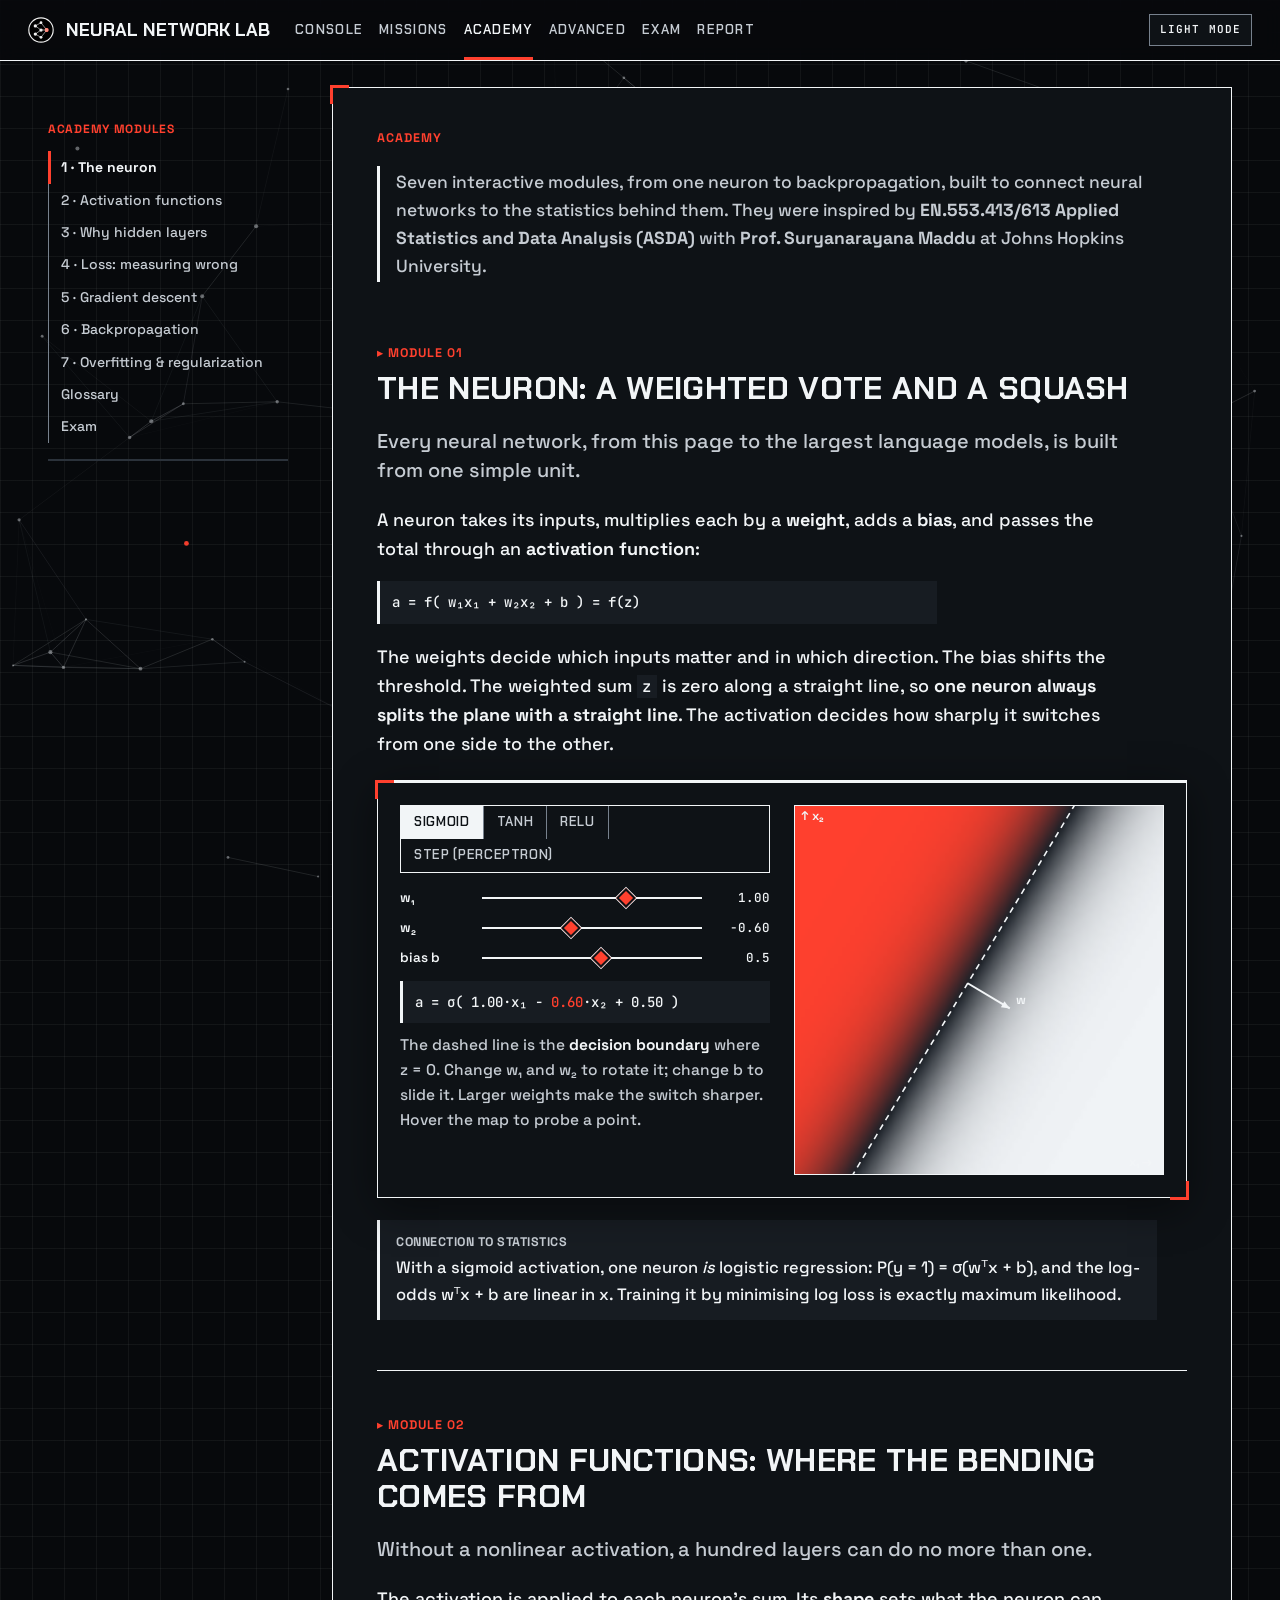
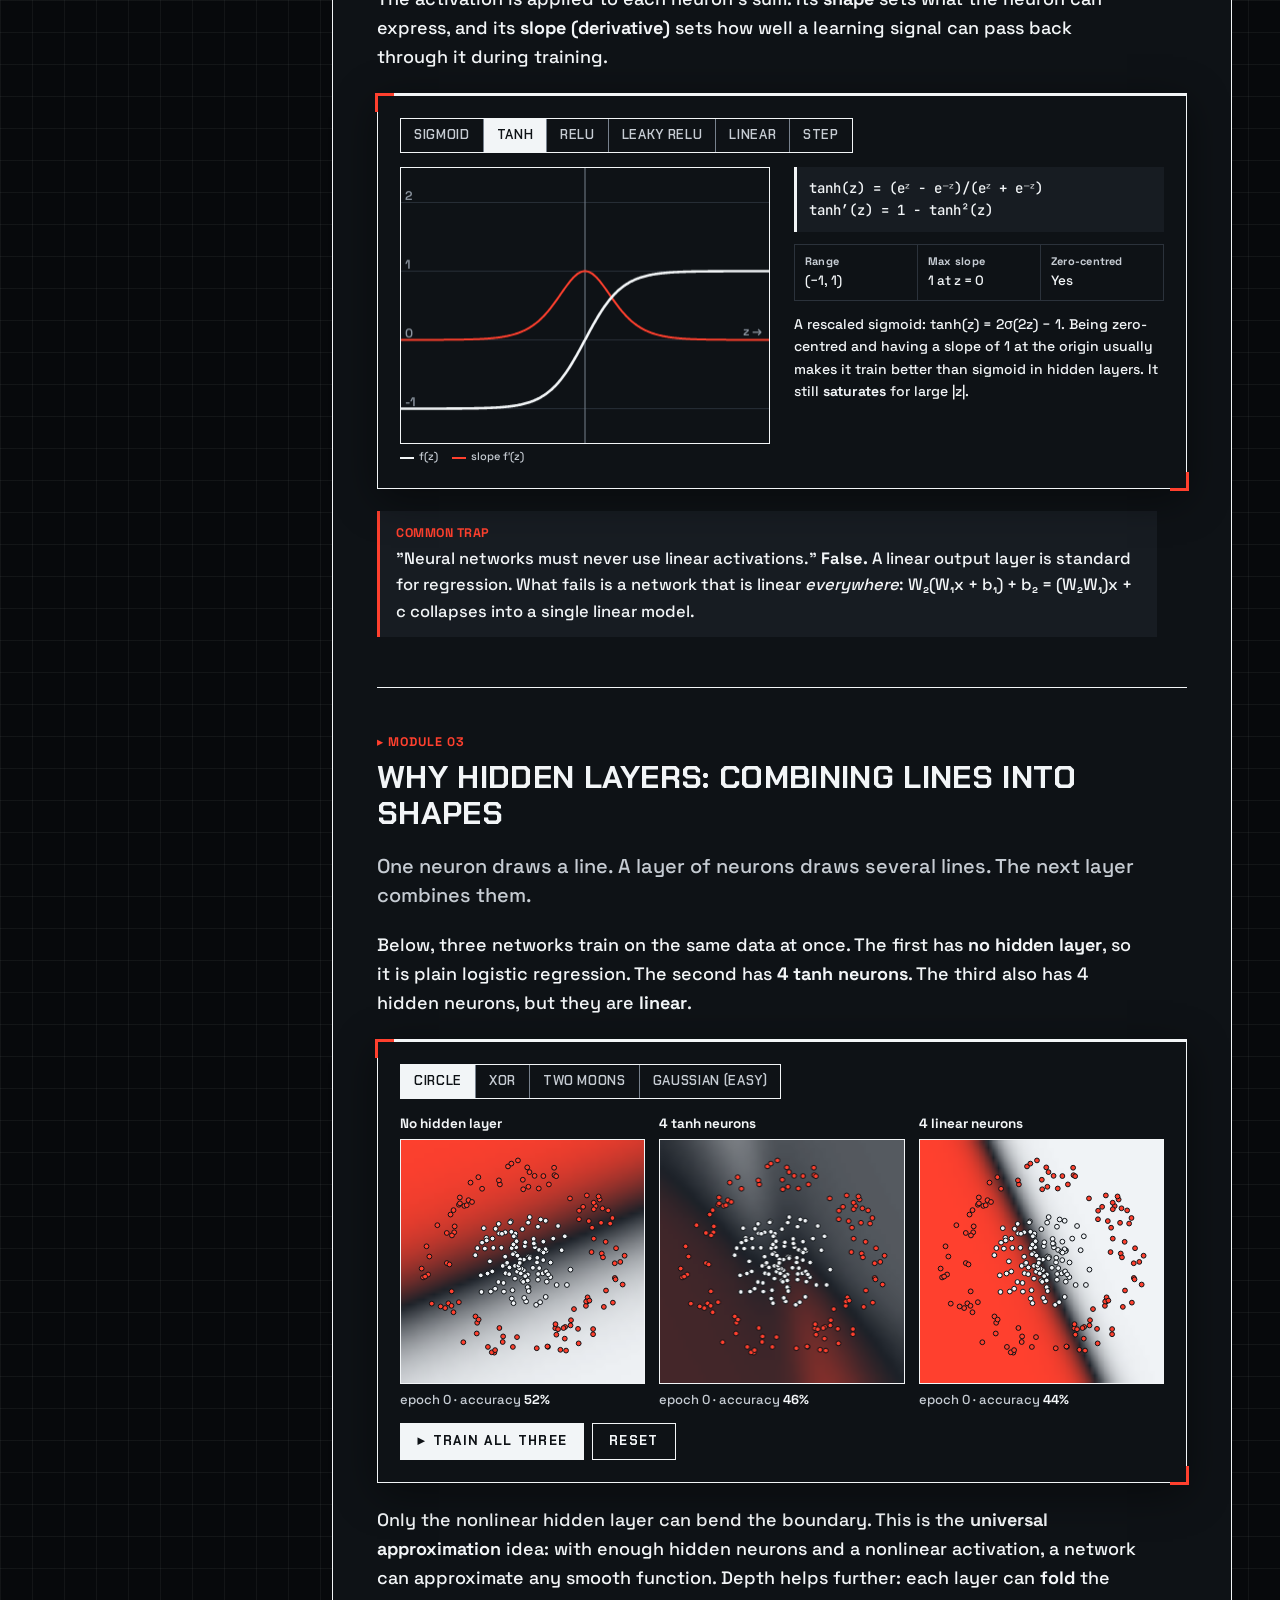
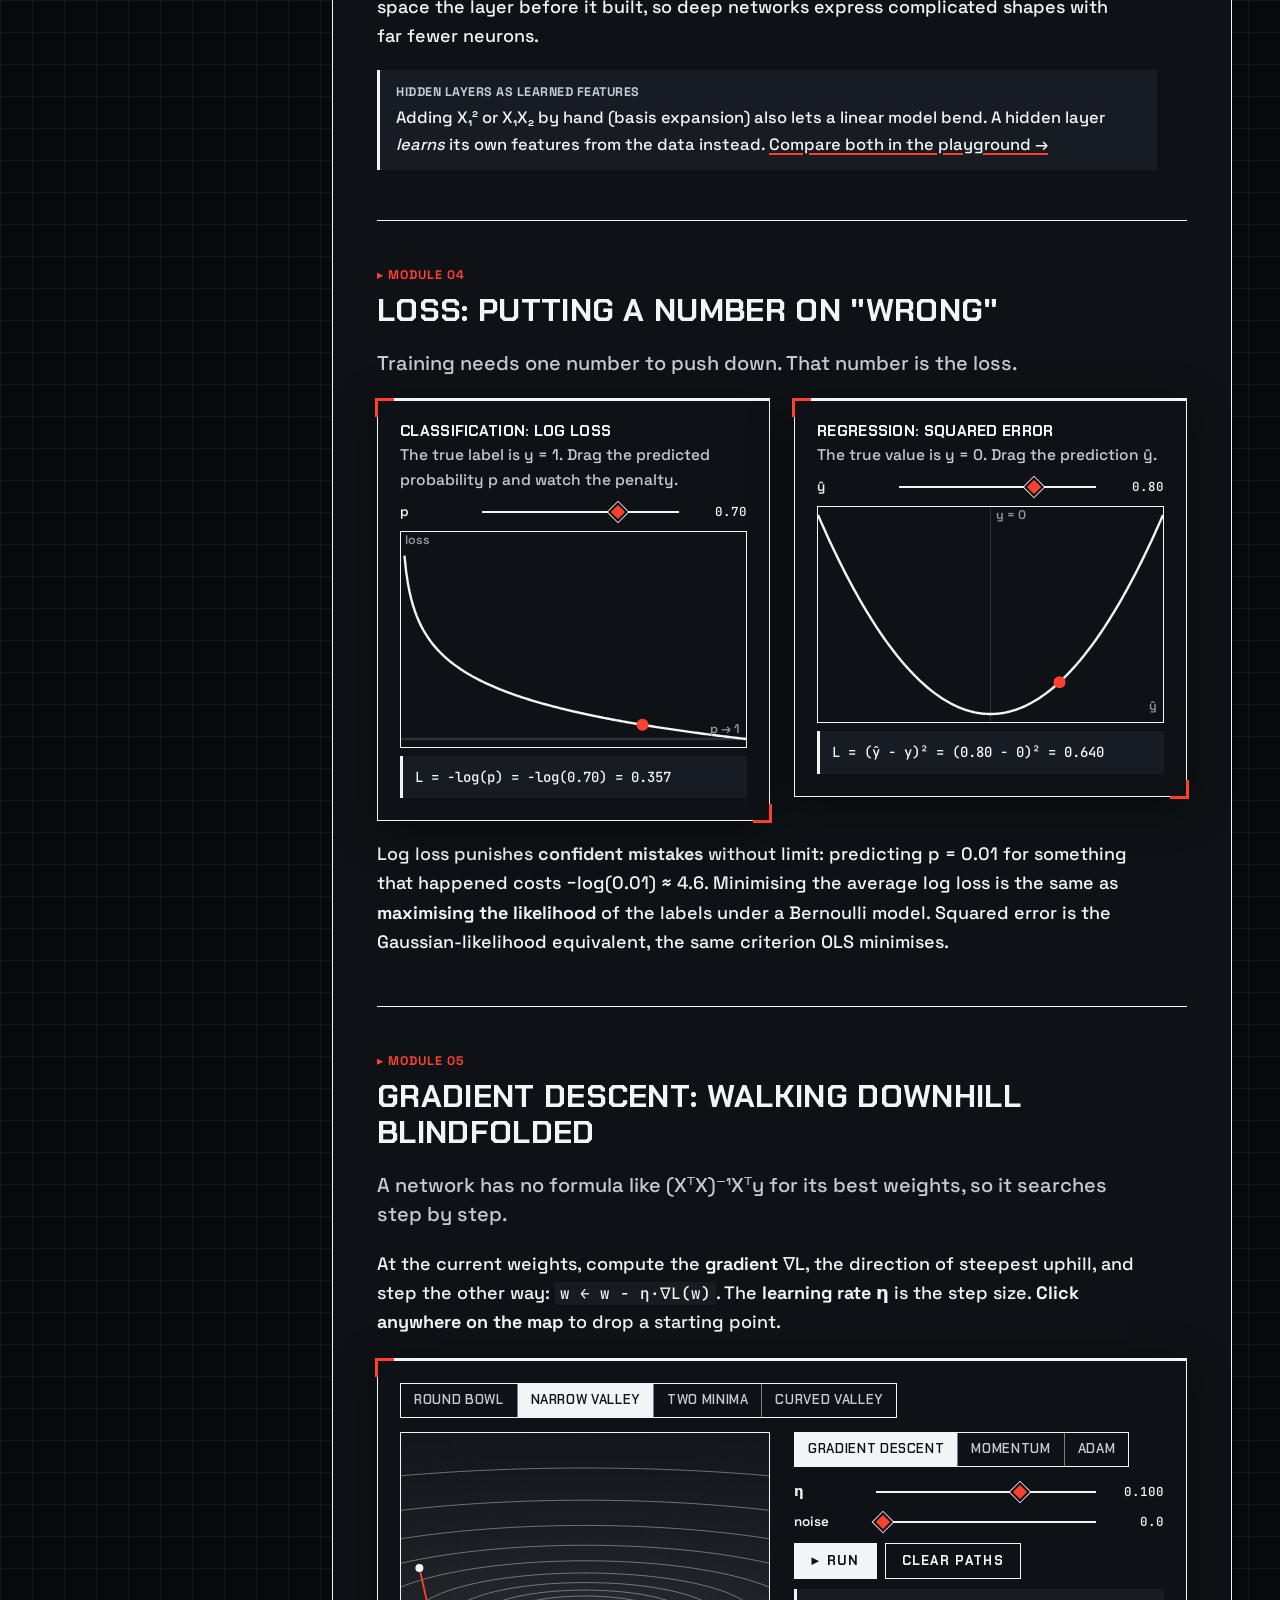
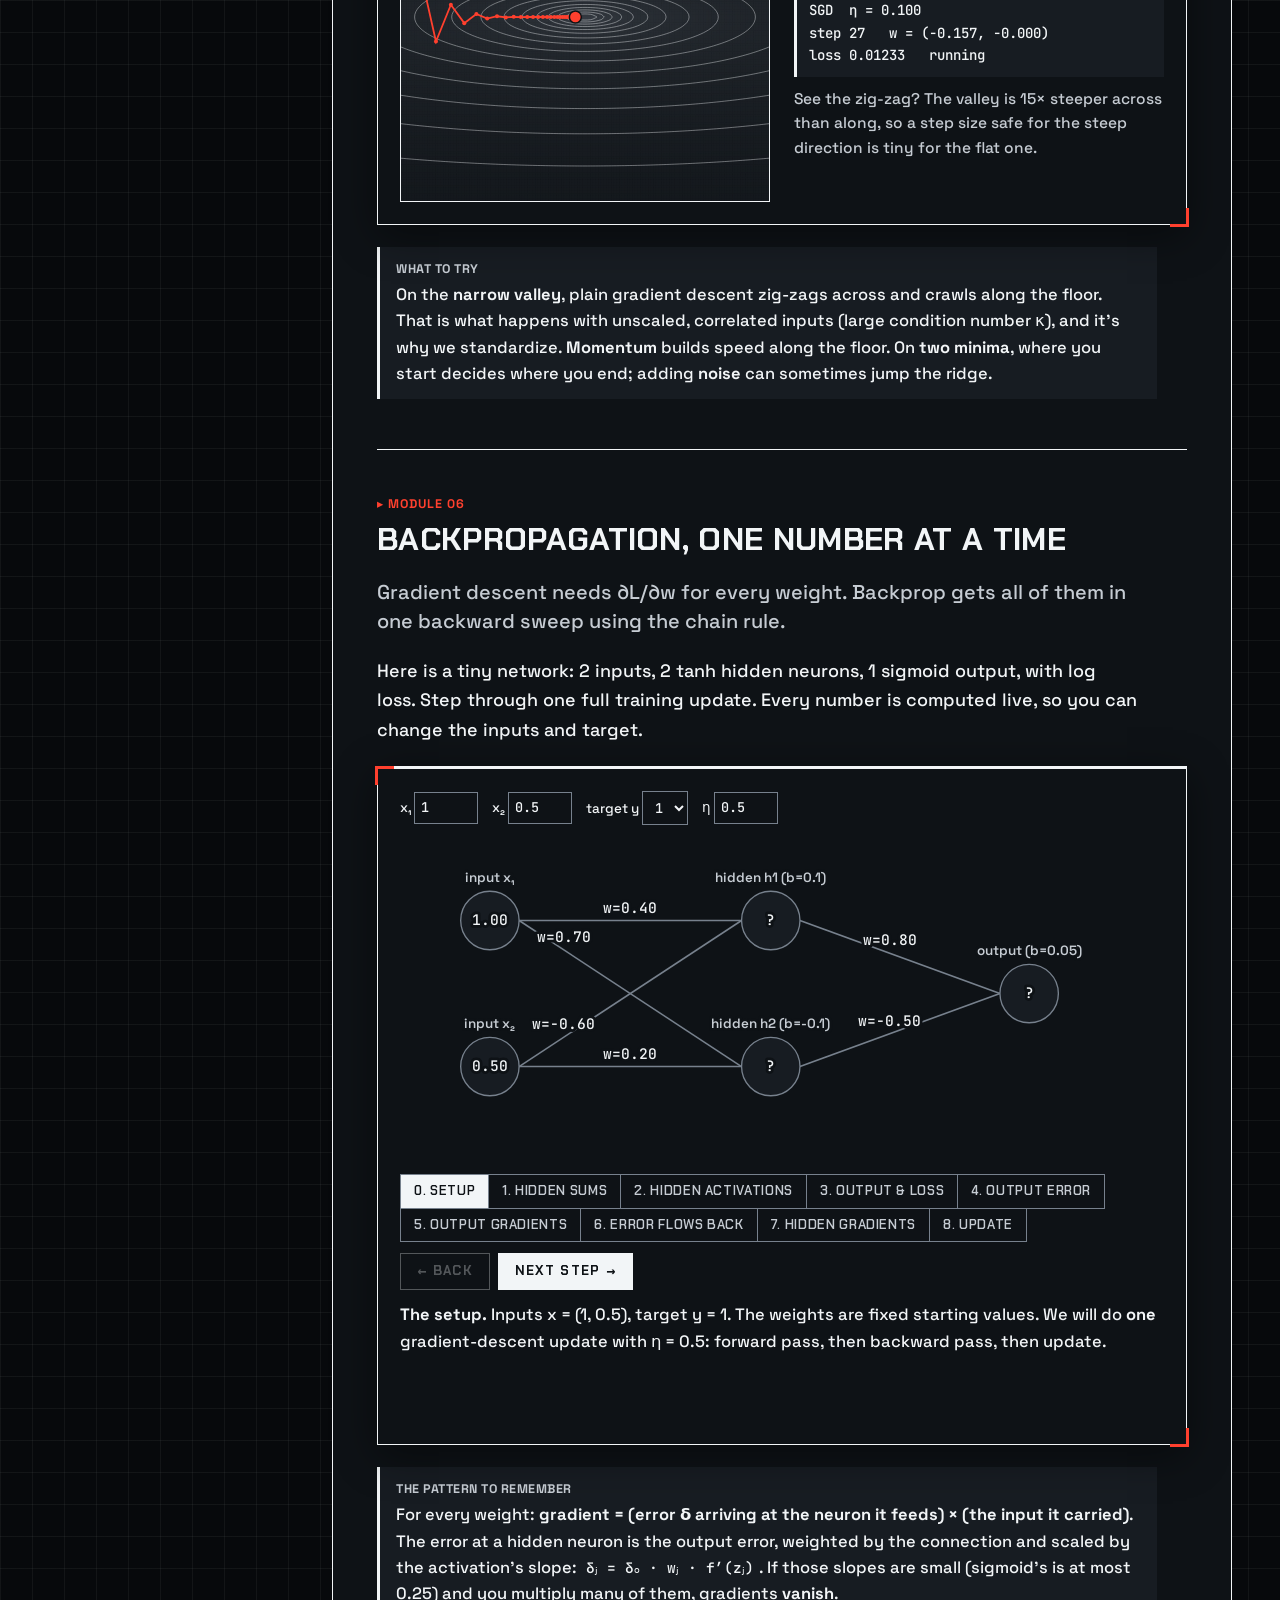
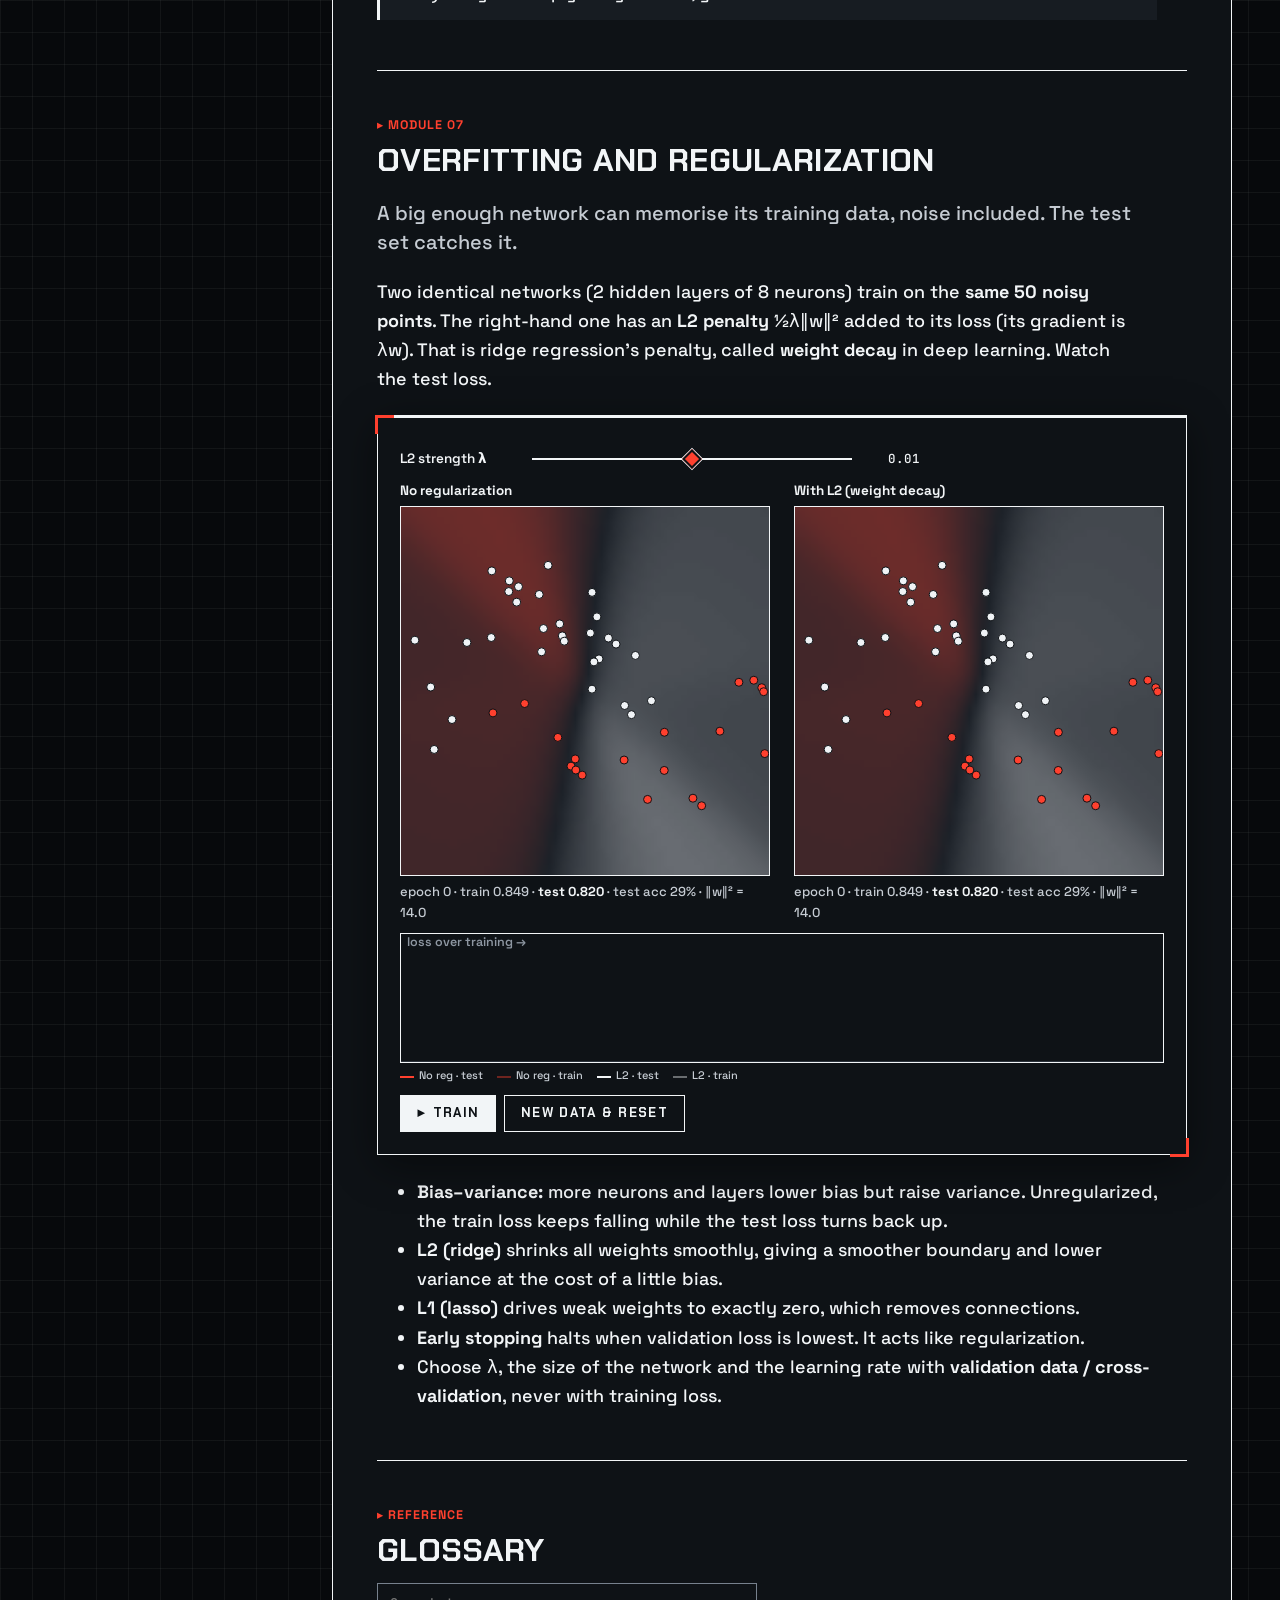
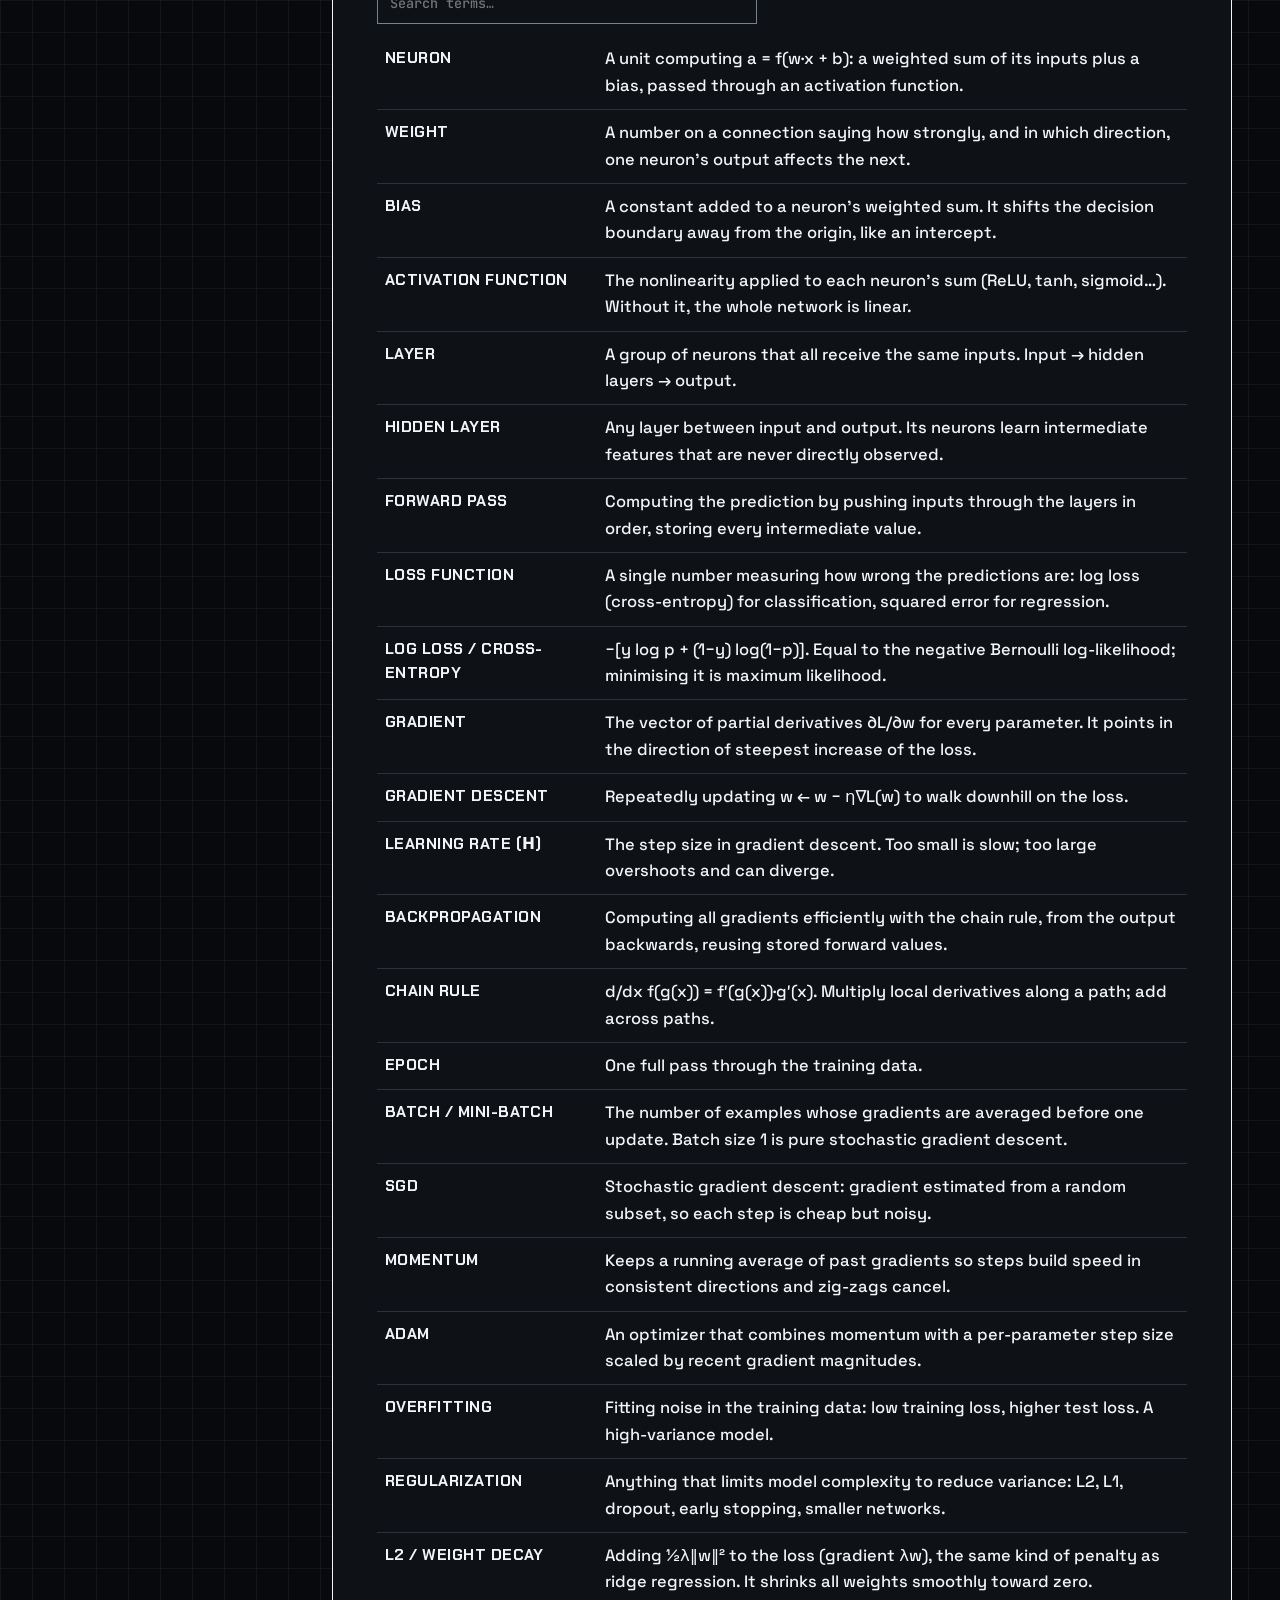
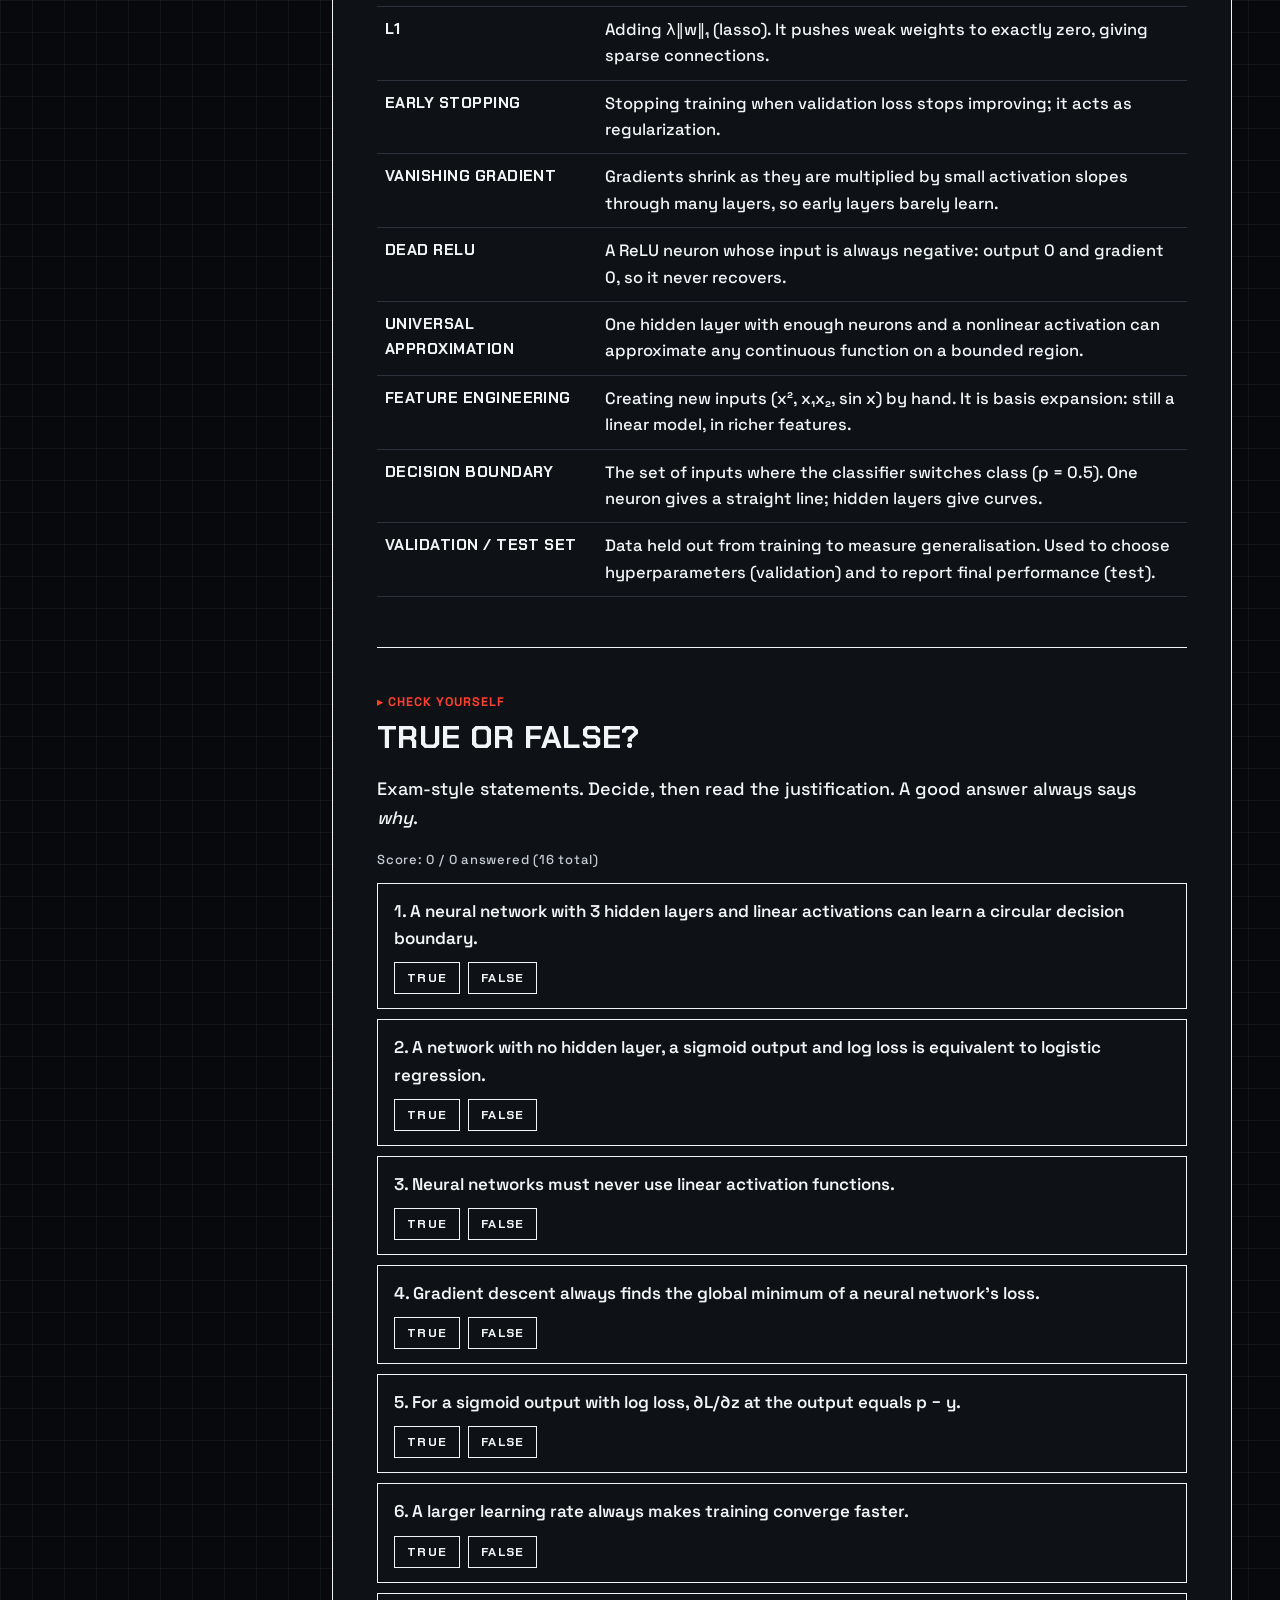
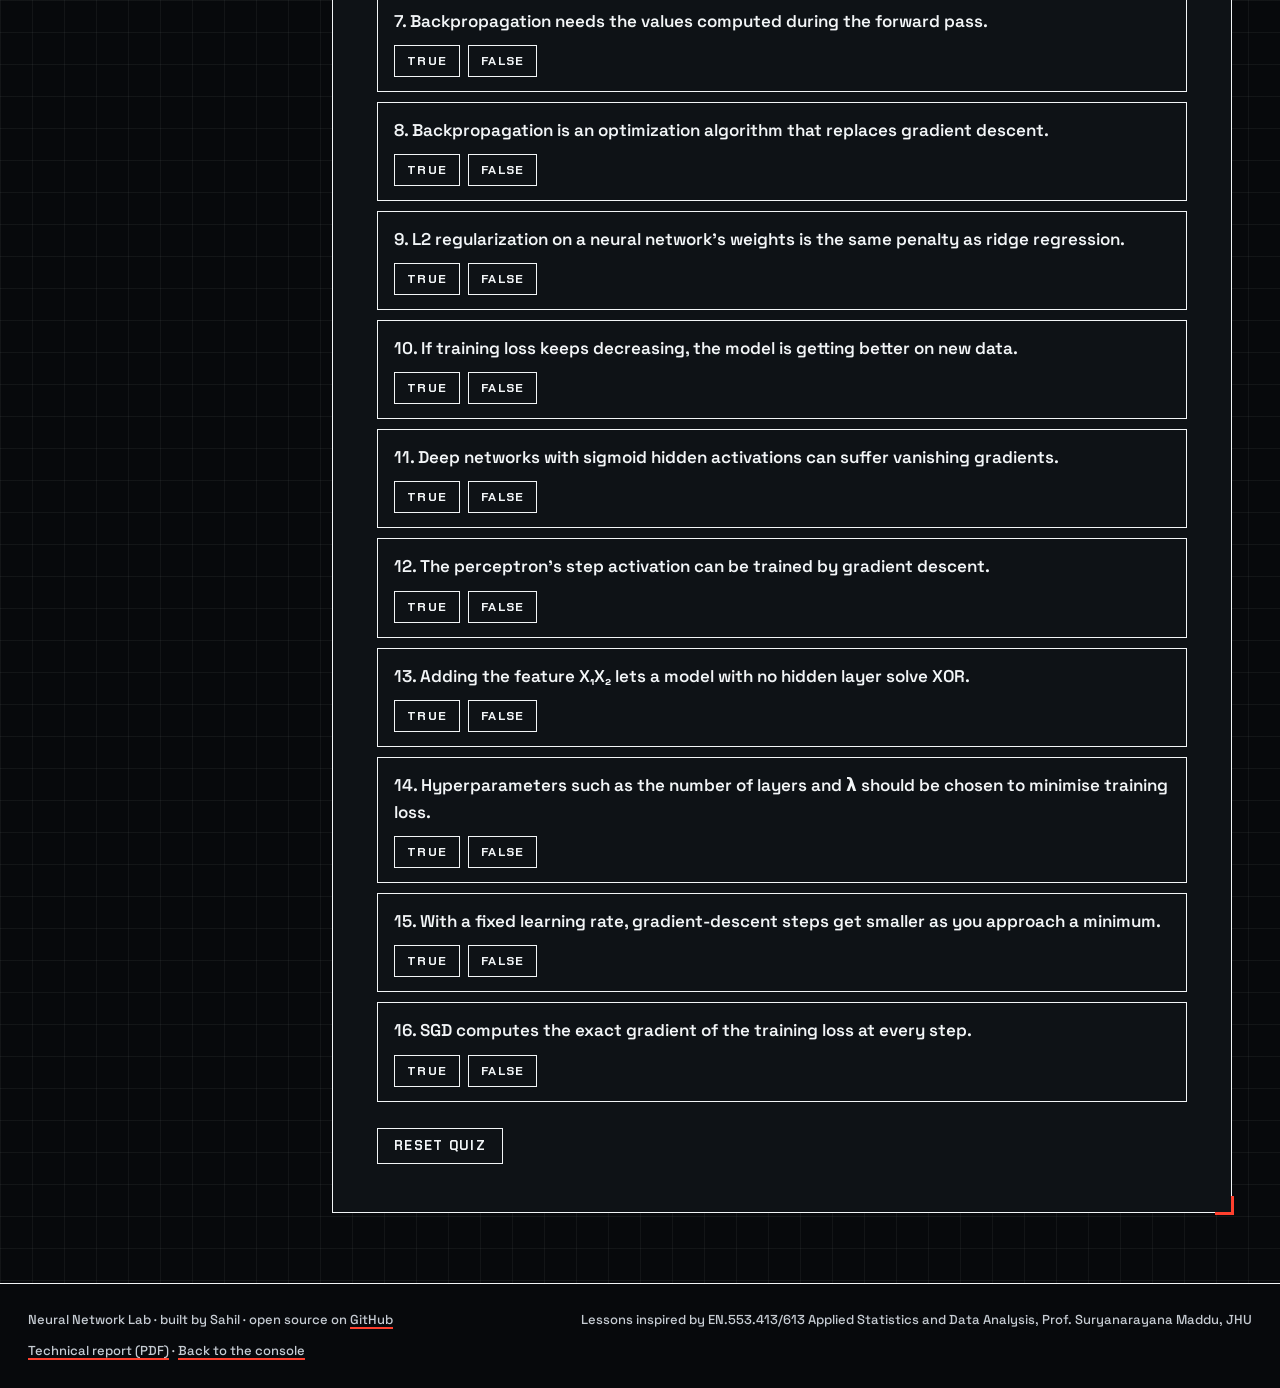
<file: learn.html>
<!DOCTYPE html>
<html lang="en">
<head>
<meta charset="utf-8">
<meta name="viewport" content="width=device-width, initial-scale=1">
<meta name="theme-color" content="#07090c">
<title>Academy · Neural Network Lab</title>
<meta name="description" content="Interactive lessons on neural networks: the neuron, activation functions, why depth matters, gradient descent, backpropagation step by step, overfitting and regularization, plus a glossary and quiz.">
<link rel="icon" href="img/logo.svg" type="image/svg+xml">
<link rel="preconnect" href="https://fonts.googleapis.com">
<link href="https://fonts.googleapis.com/css2?family=Chakra+Petch:wght@600;700&family=Space+Grotesk:wght@500;600;700&family=JetBrains+Mono:wght@500;600&display=swap" rel="stylesheet">
<link rel="stylesheet" href="css/style.css?v=202611261914">
<link rel="stylesheet" href="css/future.css?v=202611261914">
<script src="js/fx.js?v=202611261914"></script>
</head>
<body>
<header class="nav"><div class="in">
  <a class="brand" href="index.html"><img class="logo" src="img/logo.svg" alt=""><span class="full">Neural Network Lab</span></a>
  <nav>
    <a href="index.html">Console</a>
    <a href="index.html#challenges" class="opt">Missions</a>
    <a href="learn.html" class="on">Academy</a>
    <a href="advanced.html">Advanced</a>
    <a href="#quiz" class="opt">Exam</a>
    <a href="index.html#report" class="opt">Report</a>
  </nav>
  <div class="sp"></div>
  <span class="status"><i></i>SYSTEM ONLINE</span>
  <button class="iconbtn" id="themebtn" title="Switch between dark and light mode">LIGHT MODE</button>
</div></header>

<div class="learn">
<aside class="toc" id="toc">
  <b>Academy modules</b>
  <a href="#neuron">1 · The neuron</a>
  <a href="#activations">2 · Activation functions</a>
  <a href="#depth">3 · Why hidden layers</a>
  <a href="#loss">4 · Loss: measuring wrong</a>
  <a href="#gradient">5 · Gradient descent</a>
  <a href="#backprop">6 · Backpropagation</a>
  <a href="#overfitting">7 · Overfitting &amp; regularization</a>
  <a href="#glossary">Glossary</a>
  <a href="#quiz" class="opt">Exam</a>
  <div class="prog"><i id="prog"></i></div>
</aside>

<main>
<div class="academyintro"><div class="num">Academy</div><p>Seven interactive modules, from one neuron to backpropagation, built to connect neural networks to the statistics behind them. They were inspired by <b>EN.553.413/613 Applied Statistics and Data Analysis (ASDA)</b> with <b>Prof. Suryanarayana Maddu</b> at Johns Hopkins University.</p></div>
<!-- 1 NEURON -->
<section class="lesson" id="neuron">
  <div class="num">Module 01</div>
  <h2>The neuron: a weighted vote and a squash</h2>
  <p class="lead">Every neural network, from this page to the largest language models, is built from one simple unit.</p>
  <p>A neuron takes its inputs, multiplies each by a <b>weight</b>, adds a <b>bias</b>, and passes the total through an <b>activation function</b>:</p>
  <div class="formula" style="max-width:560px">a = f( w₁x₁ + w₂x₂ + b ) = f(z)</div>
  <p>The weights decide which inputs matter and in which direction. The bias shifts the threshold. The weighted sum <code>z</code> is zero along a straight line, so <b>one neuron always splits the plane with a straight line</b>. The activation decides how sharply it switches from one side to the other.</p>
  <div class="widget">
    <div class="wgrid">
      <div>
        <div class="pills" id="nact"></div>
        <div class="sl"><span>w₁</span><input type="range" id="nw1" min="-3" max="3" step="0.05" value="1"><span class="val" id="nw1v"></span></div>
        <div class="sl"><span>w₂</span><input type="range" id="nw2" min="-3" max="3" step="0.05" value="-0.6"><span class="val" id="nw2v"></span></div>
        <div class="sl"><span>bias b</span><input type="range" id="nb" min="-6" max="6" step="0.1" value="0.5"><span class="val" id="nbv"></span></div>
        <div class="formula" id="nformula" style="margin-top:12px"></div>
        <p class="sub" style="margin-top:10px">The dashed line is the <b>decision boundary</b> where z = 0. Change w₁ and w₂ to rotate it; change b to slide it. Larger weights make the switch sharper. Hover the map to probe a point.</p>
        <div class="probe" id="nprobe"></div>
      </div>
      <div><canvas class="plot" id="ncv" style="aspect-ratio:1"></canvas></div>
    </div>
  </div>
  <div class="callout"><b>Connection to statistics</b>With a sigmoid activation, one neuron <i>is</i> logistic regression: P(y = 1) = σ(wᵀx + b), and the log-odds wᵀx + b are linear in x. Training it by minimising log loss is exactly maximum likelihood.</div>
</section>

<!-- 2 ACTIVATIONS -->
<section class="lesson" id="activations">
  <div class="num">Module 02</div>
  <h2>Activation functions: where the bending comes from</h2>
  <p class="lead">Without a nonlinear activation, a hundred layers can do no more than one.</p>
  <p>The activation is applied to each neuron's sum. Its <b>shape</b> sets what the neuron can express, and its <b>slope (derivative)</b> sets how well a learning signal can pass back through it during training.</p>
  <div class="widget">
    <div class="pills" id="actpills"></div>
    <div class="wgrid">
      <div><canvas class="plot" id="actcv" style="aspect-ratio:4/3"></canvas>
        <div class="legend"><span><i style="background:var(--pos)"></i>f(z)</span><span><i style="background:var(--neg)"></i>slope f′(z)</span></div></div>
      <div>
        <div class="formula" id="actformula" style="white-space:pre-wrap"></div>
        <div class="facts" id="actfacts"></div>
        <p id="actnote" style="font-size:14px;margin-top:12px"></p>
      </div>
    </div>
  </div>
  <div class="callout exam"><b>Common trap</b>"Neural networks must never use linear activations." <b>False.</b> A linear output layer is standard for regression. What fails is a network that is linear <i>everywhere</i>: W₂(W₁x + b₁) + b₂ = (W₂W₁)x + c collapses into a single linear model.</div>
</section>

<!-- 3 DEPTH -->
<section class="lesson" id="depth">
  <div class="num">Module 03</div>
  <h2>Why hidden layers: combining lines into shapes</h2>
  <p class="lead">One neuron draws a line. A layer of neurons draws several lines. The next layer combines them.</p>
  <p>Below, three networks train on the same data at once. The first has <b>no hidden layer</b>, so it is plain logistic regression. The second has <b>4 tanh neurons</b>. The third also has 4 hidden neurons, but they are <b>linear</b>.</p>
  <div class="widget">
    <div class="pills" id="depthds"></div>
    <div style="display:grid;grid-template-columns:repeat(3,1fr);gap:14px" id="depthgrid"></div>
    <div class="btns" style="display:flex;gap:8px;margin-top:12px"><button class="btn pri" id="depthgo">▶ Train all three</button><button class="btn" id="depthreset">Reset</button></div>
  </div>
  <p>Only the nonlinear hidden layer can bend the boundary. This is the <b>universal approximation</b> idea: with enough hidden neurons and a nonlinear activation, a network can approximate any smooth function. Depth helps further: each layer can <b>fold</b> the space the layer before it built, so deep networks express complicated shapes with far fewer neurons.</p>
  <div class="callout"><b>Hidden layers as learned features</b>Adding X₁² or X₁X₂ by hand (basis expansion) also lets a linear model bend. A hidden layer <i>learns</i> its own features from the data instead. <a href="index.html?challenge=3">Compare both in the playground →</a></div>
</section>

<!-- 4 LOSS -->
<section class="lesson" id="loss">
  <div class="num">Module 04</div>
  <h2>Loss: putting a number on "wrong"</h2>
  <p class="lead">Training needs one number to push down. That number is the loss.</p>
  <div class="wgrid">
    <div class="widget" style="margin:0">
      <h3 style="margin:0 0 4px;font-size:15px">Classification: log loss</h3>
      <p class="sub" style="margin:0 0 8px">The true label is y = 1. Drag the predicted probability p and watch the penalty.</p>
      <div class="sl"><span>p</span><input type="range" id="lp" min="0.01" max="0.99" step="0.01" value="0.7"><span class="val" id="lpv"></span></div>
      <canvas class="plot" id="lcv1" style="aspect-ratio:16/10"></canvas>
      <div class="formula" id="lf1" style="margin-top:8px"></div>
    </div>
    <div class="widget" style="margin:0">
      <h3 style="margin:0 0 4px;font-size:15px">Regression: squared error</h3>
      <p class="sub" style="margin:0 0 8px">The true value is y = 0. Drag the prediction ŷ.</p>
      <div class="sl"><span>ŷ</span><input type="range" id="ly" min="-2" max="2" step="0.02" value="0.8"><span class="val" id="lyv"></span></div>
      <canvas class="plot" id="lcv2" style="aspect-ratio:16/10"></canvas>
      <div class="formula" id="lf2" style="margin-top:8px"></div>
    </div>
  </div>
  <p>Log loss punishes <b>confident mistakes</b> without limit: predicting p = 0.01 for something that happened costs −log(0.01) ≈ 4.6. Minimising the average log loss is the same as <b>maximising the likelihood</b> of the labels under a Bernoulli model. Squared error is the Gaussian-likelihood equivalent, the same criterion OLS minimises.</p>
</section>

<!-- 5 GRADIENT -->
<section class="lesson" id="gradient">
  <div class="num">Module 05</div>
  <h2>Gradient descent: walking downhill blindfolded</h2>
  <p class="lead">A network has no formula like (XᵀX)⁻¹Xᵀy for its best weights, so it searches step by step.</p>
  <p>At the current weights, compute the <b>gradient</b> ∇L, the direction of steepest uphill, and step the other way: <code>w ← w − η·∇L(w)</code>. The <b>learning rate η</b> is the step size. <b>Click anywhere on the map</b> to drop a starting point.</p>
  <div class="widget">
    <div class="pills" id="gdsurf"></div>
    <div class="wgrid">
      <div><canvas class="plot" id="gdcv" style="aspect-ratio:1;cursor:crosshair"></canvas></div>
      <div>
        <div class="pills" id="gdopt"></div>
        <div class="sl"><span>η</span><input type="range" id="gdlr" min="-3" max="0" step="0.05" value="-1"><span class="val" id="gdlrv"></span></div>
        <div class="sl"><span>noise</span><input type="range" id="gdnoise" min="0" max="3" step="0.1" value="0"><span class="val" id="gdnoisev"></span></div>
        <div style="display:flex;gap:8px;margin:10px 0"><button class="btn pri" id="gdgo">▶ Run</button><button class="btn" id="gdclear">Clear paths</button></div>
        <div class="formula" id="gdstat" style="white-space:pre-wrap"></div>
        <p class="sub" id="gdnote" style="margin-top:10px"></p>
      </div>
    </div>
  </div>
  <div class="callout"><b>What to try</b>On the <b>narrow valley</b>, plain gradient descent zig-zags across and crawls along the floor. That is what happens with unscaled, correlated inputs (large condition number κ), and it's why we standardize. <b>Momentum</b> builds speed along the floor. On <b>two minima</b>, where you start decides where you end; adding <b>noise</b> can sometimes jump the ridge.</div>
</section>

<!-- 6 BACKPROP -->
<section class="lesson" id="backprop">
  <div class="num">Module 06</div>
  <h2>Backpropagation, one number at a time</h2>
  <p class="lead">Gradient descent needs ∂L/∂w for every weight. Backprop gets all of them in one backward sweep using the chain rule.</p>
  <p>Here is a tiny network: 2 inputs, 2 tanh hidden neurons, 1 sigmoid output, with log loss. Step through one full training update. Every number is computed live, so you can change the inputs and target.</p>
  <div class="widget">
    <div style="display:flex;flex-wrap:wrap;gap:14px;align-items:center;font-size:13.5px">
      <label>x₁ <input type="number" id="bx1" value="1" step="0.1" style="width:64px"></label>
      <label>x₂ <input type="number" id="bx2" value="0.5" step="0.1" style="width:64px"></label>
      <label>target y <select id="by"><option value="1">1</option><option value="0">0</option></select></label>
      <label>η <input type="number" id="blr" value="0.5" step="0.1" style="width:64px"></label>
    </div>
    <svg class="bp-svg" id="bpsvg" viewBox="0 0 680 300"></svg>
    <div class="bpsteps" id="bpsteps"></div>
    <div style="display:flex;gap:8px"><button class="btn" id="bpprev">← Back</button><button class="btn pri" id="bpnext">Next step →</button></div>
    <div class="bpexp" id="bpexp"></div>
  </div>
  <div class="callout"><b>The pattern to remember</b>For every weight: <b>gradient = (error δ arriving at the neuron it feeds) × (the input it carried)</b>. The error at a hidden neuron is the output error, weighted by the connection and scaled by the activation's slope: <code>δⱼ = δₒ · wⱼ · f′(zⱼ)</code>. If those slopes are small (sigmoid's is at most 0.25) and you multiply many of them, gradients <b>vanish</b>.</div>
</section>

<!-- 7 OVERFITTING -->
<section class="lesson" id="overfitting">
  <div class="num">Module 07</div>
  <h2>Overfitting and regularization</h2>
  <p class="lead">A big enough network can memorise its training data, noise included. The test set catches it.</p>
  <p>Two identical networks (2 hidden layers of 8 neurons) train on the <b>same 50 noisy points</b>. The right-hand one has an <b>L2 penalty</b> ½λ‖w‖² added to its loss (its gradient is λw). That is ridge regression's penalty, called <b>weight decay</b> in deep learning. Watch the test loss.</p>
  <div class="widget">
    <div class="sl" style="grid-template-columns:120px 1fr 60px;max-width:520px"><span>L2 strength λ</span><input type="range" id="ofl" min="0" max="8" step="1" value="4"><span class="val" id="oflv"></span></div>
    <div class="wgrid" style="margin-top:10px">
      <div><div class="sub" style="margin-bottom:4px"><b>No regularization</b></div><canvas class="plot" id="ofa" style="aspect-ratio:1"></canvas><div class="probe" id="ofas"></div></div>
      <div><div class="sub" style="margin-bottom:4px"><b>With L2 (weight decay)</b></div><canvas class="plot" id="ofb" style="aspect-ratio:1"></canvas><div class="probe" id="ofbs"></div></div>
    </div>
    <canvas class="plot" id="ofloss" style="height:130px;margin-top:10px"></canvas>
    <div class="legend"><span><i style="background:var(--neg)"></i>No reg · test</span><span><i style="background:var(--neg);opacity:.4"></i>No reg · train</span><span><i style="background:var(--pos)"></i>L2 · test</span><span><i style="background:var(--pos);opacity:.4"></i>L2 · train</span></div>
    <div style="display:flex;gap:8px;margin-top:10px"><button class="btn pri" id="ofgo">▶ Train</button><button class="btn" id="ofreset">New data &amp; reset</button></div>
  </div>
  <ul>
    <li><b>Bias–variance:</b> more neurons and layers lower bias but raise variance. Unregularized, the train loss keeps falling while the test loss turns back up.</li>
    <li><b>L2 (ridge)</b> shrinks all weights smoothly, giving a smoother boundary and lower variance at the cost of a little bias.</li>
    <li><b>L1 (lasso)</b> drives weak weights to exactly zero, which removes connections.</li>
    <li><b>Early stopping</b> halts when validation loss is lowest. It acts like regularization.</li>
    <li>Choose λ, the size of the network and the learning rate with <b>validation data / cross-validation</b>, never with training loss.</li>
  </ul>
</section>

<!-- GLOSSARY -->
<section class="lesson" id="glossary">
  <div class="num">Reference</div>
  <h2>Glossary</h2>
  <input class="gsearch" id="gsearch" placeholder="Search terms…">
  <table class="gl" id="gltable"></table>
</section>

<!-- QUIZ -->
<section class="lesson quiz" id="quiz">
  <div class="num">Check yourself</div>
  <h2>True or false?</h2>
  <p>Exam-style statements. Decide, then read the justification. A good answer always says <i>why</i>.</p>
  <div class="score" id="score"></div>
  <div id="quizlist"></div>
  <button class="btn" id="quizreset">Reset quiz</button>
</section>
</main>
</div>

<footer class="site"><div class="in">
  <span>Neural Network Lab · built by Sahil · open source on <a href="https://github.com/sahiljangra12/neural-network-lab">GitHub</a></span>
  <span>Lessons inspired by EN.553.413/613 Applied Statistics and Data Analysis, Prof. Suryanarayana Maddu, JHU</span>
  <span><a href="report/neural-network-lab-technical-report.pdf">Technical report (PDF)</a> · <a href="index.html">Back to the console</a></span>
</div></footer>

<script type="module" src="js/learn.js?v=202611261914"></script>
<script defer src="https://sahiljangra12.github.io/ask/ask.js" data-site="Neural Network Lab" data-claude="on"></script>
</body>
</html>
</file>
<file: css/style.css>
/* ============ NEURAL NETWORK LAB · mission-control theme (light) ============ */
:root {
  --bg: #ffffff; --card: #ffffff; --card2: #f4f4f2; --solid: #fafafa;
  --fg: #000000; --mut: #2b2b2b; --faint: #4d4d4d;
  --line: rgba(var(--inkc), .28); --line2: rgba(var(--inkc), .6);
  --acc: #111111; --acc2: #d0281a; --acc-soft: rgba(var(--inkc), .04);
  --pos: var(--fg); --neg: #c81e10; --ok: var(--fg); --warn: #c81e10; --bad: #c81e10;
  --display: 'Barlow Condensed', 'Barlow', 'Helvetica Neue', Arial, sans-serif;
  --body: 'Barlow', 'Helvetica Neue', Arial, sans-serif;
  --mono: 'Roboto Mono', ui-monospace, monospace;
}
* { box-sizing: border-box; }
html { scroll-behavior: smooth; }
body { margin: 0; background: var(--bg); color: var(--fg); font: 16px/1.6 var(--body); -webkit-font-smoothing: antialiased; overflow-x: hidden; }
body::before { content: none; }
#fxcanvas { position: fixed; inset: 0; z-index: -1; pointer-events: none; }
a { color: var(--fg); text-decoration: underline; text-decoration-color: var(--faint); text-underline-offset: 3px; }
a:hover { text-decoration-color: var(--fg); }
code, .mono { font-family: var(--mono); font-size: .9em; }
h1, h2, h3, h4 { font-family: var(--display); letter-spacing: .06em; line-height: 1.1; font-weight: 600; text-transform: uppercase; }
::selection { background: rgba(var(--inkc), .25); }

/* ---------- Panels: thin rules, no decoration ---------- */
.panel, .controls, .card, .widget, .mission .bar { position: relative; background: var(--card); border: 1px solid var(--line); }

/* ---------- Nav ---------- */
.nav { position: sticky; top: 0; z-index: 50; background: rgba(255,255,255,.9); backdrop-filter: blur(10px); border-bottom: 1px solid var(--line); }
.nav .in { max-width: 1480px; margin: 0 auto; padding: 14px 28px; display: flex; align-items: center; gap: 30px; }
.brand { display: flex; align-items: center; gap: 12px; color: var(--fg); font-family: var(--display); font-weight: 700; letter-spacing: .22em; font-size: 16px; text-decoration: none; }
.brand .logo { width: 28px; height: 28px; }
.brand small { display: block; font-family: var(--mono); font-weight: 400; letter-spacing: .12em; color: var(--faint); font-size: 10px; margin-top: 2px; }
.nav nav { display: flex; gap: 4px; }
.nav nav a { color: var(--mut); padding: 6px 12px; font-family: var(--display); font-size: 14px; font-weight: 600; letter-spacing: .16em; text-transform: uppercase; text-decoration: none; position: relative; }
.nav nav a:hover, .nav nav a.on { color: var(--fg); }
.nav nav a.on::after { content: ''; position: absolute; left: 12px; right: 12px; bottom: -15px; height: 2px; background: var(--fg); }
.nav .sp { flex: 1; }
.status { font-family: var(--mono); font-size: 11px; color: var(--mut); letter-spacing: .12em; display: flex; align-items: center; gap: 8px; }
.status i { width: 6px; height: 6px; border-radius: 50%; background: var(--neg); }
.iconbtn { white-space: nowrap; background: transparent; border: 1px solid var(--line2); color: var(--fg); min-width: 34px; height: 32px; cursor: pointer; display: grid; place-items: center; font-family: var(--mono); font-size: 11px; letter-spacing: .1em; padding: 0 9px; }
.iconbtn:hover { background: var(--fg); color: var(--bg); }

/* ---------- Buttons & inputs ---------- */
button, select, input { font: inherit; }
.btn { border: 2px solid var(--fg); background: transparent; color: var(--fg); padding: 8px 18px; cursor: pointer; font-family: var(--display); font-weight: 600; font-size: 13px; letter-spacing: .16em; text-transform: uppercase; display: inline-flex; align-items: center; gap: 6px; transition: background .15s, color .15s; }
.btn:hover { background: var(--fg); color: var(--bg); }
.btn.pri { background: var(--fg); color: var(--bg); }
.btn.pri:hover { background: transparent; color: var(--fg); }
.btn.sm { padding: 5px 12px; font-size: 12px; border-width: 1px; }
.btn:disabled { opacity: .3; cursor: default; background: transparent; color: var(--fg); }
select { border: 1px solid var(--line2); background: var(--bg); color: var(--fg); padding: 6px 8px; font-family: var(--mono); font-size: 13px; cursor: pointer; border-radius: 0; }
select:focus, input:focus { outline: 1px solid var(--fg); }
input[type=number] { background: var(--bg); color: var(--fg); border: 1px solid var(--line2); padding: 4px 6px; font-family: var(--mono); }
input[type=range] { -webkit-appearance: none; appearance: none; width: 100%; height: 18px; background: transparent; cursor: pointer; }
input[type=range]::-webkit-slider-runnable-track { height: 1px; background: rgba(var(--inkc),.45); }
input[type=range]::-moz-range-track { height: 1px; background: rgba(var(--inkc),.45); }
input[type=range]::-webkit-slider-thumb { -webkit-appearance: none; width: 12px; height: 12px; margin-top: -5.5px; background: var(--fg); border-radius: 50%; }
input[type=range]::-moz-range-thumb { width: 12px; height: 12px; background: var(--fg); border-radius: 50%; border: 0; }
input[type=checkbox] { accent-color: #111; }
label.chk { display: flex; align-items: center; gap: 7px; font-size: 12px; color: var(--mut); cursor: pointer; user-select: none; font-family: var(--mono); letter-spacing: .04em; }

/* ---------- Hero ---------- */
.hero { max-width: 1480px; margin: 54px auto 0; padding: 0 28px; display: flex; justify-content: space-between; align-items: flex-end; gap: 24px; flex-wrap: wrap; }
.hero .kicker { font-family: var(--mono); color: var(--mut); font-size: 12px; letter-spacing: .24em; }
.hero h1 { font-size: 58px; margin: 10px 0 0; letter-spacing: .03em; font-weight: 700; color: var(--fg); }
.hero p { margin: 12px 0 0; color: var(--mut); max-width: 700px; font-size: 17px; }
.caret { display: none; }
.steps3 { display: flex; gap: 0; border: 1px solid var(--line); }
.steps3 a { display: flex; flex-direction: column; padding: 12px 18px; font-size: 12px; color: var(--mut); min-width: 150px; font-family: var(--mono); text-decoration: none; border-left: 1px solid var(--line); }
.steps3 a:first-child { border-left: 0; }
.steps3 a b { color: var(--fg); font-family: var(--display); font-size: 15px; letter-spacing: .16em; }
.steps3 a:hover { background: var(--fg); color: #ddd; }
.steps3 a:hover b { color: var(--bg); }

/* ---------- Control deck ---------- */
.topbar { max-width: 1480px; margin: 34px auto 0; padding: 0 28px; }
.controls { padding: 14px 20px; display: flex; flex-wrap: wrap; align-items: center; gap: 14px 28px; }
.runctl { display: flex; align-items: center; gap: 12px; }
.play { width: 52px; height: 52px; border-radius: 50%; background: var(--fg); border: 0; color: var(--bg); cursor: pointer; display: grid; place-items: center; }
.play:hover { background: #3a3a3a; }
.play svg { width: 18px; height: 18px; }
.roundbtn { width: 36px; height: 36px; border-radius: 50%; border: 1px solid var(--line2); background: transparent; color: var(--fg); cursor: pointer; display: grid; place-items: center; font-size: 16px; }
.roundbtn:hover { border-color: var(--fg); }
.roundbtn svg { width: 15px; height: 15px; }
.epoch { font-family: var(--display); font-size: 11px; font-weight: 600; letter-spacing: .2em; color: var(--mut); min-width: 140px; text-transform: uppercase; }
.epoch b { color: var(--fg); font-family: var(--mono); font-size: 26px; font-weight: 400; display: block; line-height: 1.15; letter-spacing: .04em; }
.ctl { display: flex; flex-direction: column; gap: 4px; }
.ctl > span { font-family: var(--display); font-size: 11px; font-weight: 600; text-transform: uppercase; letter-spacing: .18em; color: var(--mut); }

/* ---------- Layout ---------- */
.pg { max-width: 1480px; margin: 18px auto; padding: 0 28px; display: grid; grid-template-columns: 236px minmax(0, 1fr) 390px; gap: 18px; align-items: start; }
.pg > *, .learn > * { min-width: 0; }
.panel { padding: 16px 18px; }
.panel h3 { margin: 0 0 14px; font-size: 14px; letter-spacing: .2em; color: var(--fg); display: flex; justify-content: space-between; align-items: center; gap: 8px; }
.tagn { font-family: var(--mono); color: var(--faint); letter-spacing: .08em; margin-right: 8px; font-weight: 400; }
.panel + .panel { margin-top: 18px; }
.sub { font-size: 13.5px; color: var(--mut); }
.row { display: flex; align-items: center; justify-content: space-between; gap: 8px; font-size: 13.5px; color: var(--mut); }
.val { font-family: var(--mono); font-size: 12.5px; color: var(--fg); }
.field { margin-top: 14px; }
.dsgrid { display: grid; grid-template-columns: repeat(3, 1fr); gap: 6px; }
.ds { border: 1px solid var(--line); padding: 0; background: none; cursor: pointer; position: relative; aspect-ratio: 1; overflow: hidden; }
.ds canvas { width: 100%; height: 100%; display: block; opacity: .7; }
.ds.on { border: 1px solid var(--fg); }
.ds.on canvas { opacity: 1; }
.ds:hover:not(.on) { border-color: var(--line2); }
.ds .tip { position: absolute; left: 0; right: 0; bottom: 0; font-size: 9.5px; background: rgba(255,255,255,.92); color: var(--fg); padding: 1px 0; opacity: 0; font-family: var(--mono); letter-spacing: .06em; }
.ds:hover .tip { opacity: 1; }

/* ---------- Network ---------- */
.netwrap { position: relative; overflow-x: auto; }
.nethead { display: flex; align-items: center; justify-content: space-between; gap: 12px; flex-wrap: wrap; margin-bottom: 4px; }
.nethead .layers { display: flex; align-items: center; gap: 8px; font-size: 12.5px; color: var(--mut); font-family: var(--mono); }
.nethead .layers b { color: var(--fg); font-size: 15px; }
.net { position: relative; min-height: 420px; }
.net svg.links { position: absolute; inset: 0; overflow: visible; }
.net svg.links path { fill: none; cursor: pointer; }
.net.training svg.links path { stroke-dasharray: 1 7; stroke-linecap: round; animation: flow 2s linear infinite; }
.net svg.links path:hover { stroke-opacity: 1 !important; }
.node { position: absolute; width: 40px; height: 40px; border-radius: 50%; border: 1px solid var(--line2); background: var(--solid); cursor: pointer; transition: transform .15s; }
.node canvas { width: 100%; height: 100%; display: block; border-radius: 50%; }
.node:hover { transform: scale(1.12); z-index: 5; border-color: var(--fg); }
.node.off { opacity: .22; }
.node.off:hover { opacity: .55; }
.node .bias { position: absolute; left: -3px; bottom: -1px; width: 7px; height: 7px; border-radius: 50%; border: 1px solid var(--card); }
.featlabel { position: absolute; font-size: 12px; color: var(--mut); text-align: right; width: 60px; font-family: var(--mono); pointer-events: none; }
.colhead { position: absolute; text-align: center; font-size: 11px; color: var(--mut); font-family: var(--display); font-weight: 600; letter-spacing: .14em; text-transform: uppercase; }
.colhead .pm { display: flex; gap: 4px; justify-content: center; margin-bottom: 3px; }
.colhead .pm button { width: 22px; height: 22px; border: 1px solid var(--line2); background: transparent; color: var(--fg); cursor: pointer; font-size: 14px; line-height: 1; padding: 0; border-radius: 50%; }
.colhead .pm button:hover { background: var(--fg); color: var(--bg); }
.tooltip { position: fixed; z-index: 300; pointer-events: none; background: var(--fg); color: var(--bg); font-size: 12.5px; padding: 7px 10px; max-width: 270px; line-height: 1.45; opacity: 0; transition: opacity .1s; }
.tooltip.show { opacity: 1; }
.tooltip .mono { color: var(--bg); }
.wedit { position: fixed; z-index: 301; background: var(--bg); border: 1px solid var(--fg); padding: 10px; display: none; font-size: 12.5px; }
.wedit input { width: 110px; }

/* ---------- Output ---------- */
.outbox { position: relative; }
#out { width: 100%; aspect-ratio: 1; display: block; border: 1px solid var(--line2); cursor: crosshair; }
.axis { display: flex; justify-content: space-between; font-family: var(--mono); font-size: 10.5px; color: var(--faint); margin-top: 3px; }
.scale { height: 6px; background: linear-gradient(90deg, rgb(208,40,26), rgb(240,240,238), #111); margin-top: 12px; border: 1px solid var(--line2); }
.scalelbl { display: flex; justify-content: space-between; font-size: 10.5px; color: var(--faint); font-family: var(--mono); letter-spacing: .06em; }
.stats { display: grid; grid-template-columns: 1fr 1fr; gap: 0; margin-top: 14px; border-top: 1px solid var(--line); border-left: 1px solid var(--line); }
.stat { border-right: 1px solid var(--line); border-bottom: 1px solid var(--line); padding: 8px 12px; }
.stat span { font-family: var(--display); font-weight: 600; font-size: 11px; text-transform: uppercase; letter-spacing: .18em; color: var(--mut); }
.stat b { display: block; font-family: var(--mono); font-weight: 400; font-size: 21px; color: var(--fg); }
#losschart { width: 100%; height: 90px; display: block; margin-top: 12px; }
.legend { display: flex; gap: 14px; font-size: 11px; color: var(--mut); margin-top: 4px; font-family: var(--mono); flex-wrap: wrap; }
.legend i { display: inline-block; width: 14px; height: 2px; vertical-align: middle; margin-right: 5px; }
.probe { font-family: var(--mono); font-size: 12px; color: var(--mut); min-height: 18px; margin-top: 6px; }
.probe b { color: var(--fg); }
.insight { padding: 10px 12px; font-size: 14px; border-left: 2px solid var(--fg); background: var(--acc-soft); }
.insight b { display: block; margin-bottom: 3px; font-family: var(--display); font-size: 14px; letter-spacing: .14em; text-transform: uppercase; color: var(--fg); }
.insight.warn { border-left-color: var(--warn); } .insight.warn b { color: var(--warn); }
.insight.bad { border-left-color: var(--bad); } .insight.bad b { color: var(--bad); }
.insight.ok { border-left-color: var(--ok); } .insight.ok b { color: var(--ok); }
.mission { max-width: 1480px; margin: 0 auto; padding: 0 28px; }
.mission .bar { display: none; border-color: var(--line2); border-left: 2px solid var(--fg); padding: 14px 18px; margin-top: 16px; gap: 14px; align-items: flex-start; }
.mission .bar.show { display: flex; animation: rise .3s ease-out; }
.mission .bar .t { flex: 1; font-size: 15px; }
.mission .bar .t > b:first-child { font-family: var(--display); letter-spacing: .14em; font-size: 17px; text-transform: uppercase; }

/* ---------- Sections ---------- */
.section { max-width: 1480px; margin: 70px auto; padding: 0 28px; }
.section > h2 { font-size: 34px; margin: 0 0 6px; }
.section > p.lead { color: var(--mut); margin: 0 0 22px; max-width: 760px; font-size: 16.5px; }
.cards { display: grid; grid-template-columns: repeat(auto-fill, minmax(270px, 1fr)); gap: 0; border-top: 1px solid var(--line); border-left: 1px solid var(--line); }
.cards .card { border: 0; border-right: 1px solid var(--line); border-bottom: 1px solid var(--line); background: transparent; }
.card { padding: 20px; display: flex; flex-direction: column; gap: 8px; transition: background .2s; }
.cards .card:hover { background: rgba(var(--inkc),.04); }
.card .lvl { font-family: var(--mono); font-size: 11px; text-transform: uppercase; letter-spacing: .14em; color: var(--mut); }
.card h4 { margin: 0; font-size: 19px; }
.card p { margin: 0; font-size: 14px; color: var(--mut); flex: 1; }
.card .btn { align-self: flex-start; margin-top: 8px; }
.lvl.l4 { color: var(--neg); }
.guide { display: grid; grid-template-columns: repeat(auto-fit, minmax(300px, 1fr)); gap: 18px; }
.guide .card p { color: #111111; }
.kbd { font-family: var(--mono); font-size: 11.5px; border: 1px solid var(--line2); padding: 0 6px; }
footer.site { border-top: 1px solid var(--line); margin-top: 70px; }
footer.site .in { max-width: 1480px; margin: 0 auto; padding: 26px 28px; display: flex; flex-wrap: wrap; gap: 10px 26px; justify-content: space-between; font-size: 12px; color: var(--faint); font-family: var(--mono); letter-spacing: .06em; text-transform: uppercase; }
footer.site a { color: var(--mut); }

/* ---------- Launch sequence ---------- */
#boot { position: fixed; inset: 0; z-index: 400; background: var(--bg); display: flex; align-items: center; justify-content: center; transition: opacity .6s; cursor: pointer; }
#boot.hide { opacity: 0; pointer-events: none; }
#boot .term { font-family: var(--mono); color: var(--mut); font-size: 13px; line-height: 2; width: min(520px, 88vw); letter-spacing: .06em; }
#boot .term .ok { color: var(--fg); }
#boot .term .logo-big { font-family: var(--display); font-weight: 700; font-size: 26px; letter-spacing: .3em; color: var(--fg); margin-bottom: 18px; }
#boot .bar2 { height: 1px; background: rgba(var(--inkc),.15); margin-top: 16px; overflow: hidden; }
#boot .bar2 i { display: block; height: 100%; width: 0; background: var(--fg); transition: width .2s; }
#boot .skip { color: var(--faint); font-size: 10.5px; margin-top: 12px; letter-spacing: .16em; text-transform: uppercase; }

/* ---------- Academy ---------- */
.learn { max-width: 1220px; margin: 0 auto; padding: 0 28px; display: grid; grid-template-columns: 240px minmax(0, 1fr); gap: 44px; }
.toc { position: sticky; top: 80px; align-self: start; padding-top: 40px; font-size: 13px; }
.toc b { display: block; font-family: var(--display); font-size: 13px; text-transform: uppercase; letter-spacing: .2em; color: var(--fg); margin-bottom: 12px; }
.toc a { display: block; color: var(--mut); padding: 5px 12px; border-left: 1px solid var(--line); font-family: var(--mono); font-size: 12.5px; text-decoration: none; }
.toc a.on, .toc a:hover { color: var(--fg); border-left: 2px solid var(--fg); padding-left: 11px; }
.toc .prog { height: 1px; background: var(--line); margin-top: 16px; overflow: hidden; }
.toc .prog i { display: block; height: 100%; width: 0; background: var(--fg); transition: width .2s; }
.lesson { padding-top: 44px; }
.lesson + .lesson { border-top: 1px solid var(--line); margin-top: 50px; }
.lesson .num { font-family: var(--mono); color: var(--mut); font-size: 12px; letter-spacing: .22em; text-transform: uppercase; }
.lesson h2 { font-size: 38px; margin: 8px 0 14px; }
.lesson > p, .lesson li { font-size: 16.5px; max-width: 780px; color: #111111; }
.lesson b { color: var(--fg); }
.lesson .lead { font-size: 19px; color: var(--mut); }
.widget { padding: 22px; margin: 22px 0; }
.wgrid { display: grid; grid-template-columns: minmax(0, 1fr) minmax(0, 1fr); gap: 24px; align-items: start; }
.formula { font-family: var(--mono); background: var(--card2); border: 1px solid var(--line); padding: 10px 12px; font-size: 13.5px; overflow-x: auto; white-space: nowrap; color: var(--fg); }
.formula .p { color: var(--pos); } .formula .n { color: var(--neg); }
.sl { display: grid; grid-template-columns: 70px 1fr 60px; gap: 10px; align-items: center; font-size: 13px; margin: 8px 0; font-family: var(--mono); color: var(--mut); }
.sl .val { text-align: right; }
.callout { border-left: 2px solid var(--fg); background: var(--acc-soft); padding: 12px 16px; margin: 20px 0; font-size: 15.5px; max-width: 780px; color: #111111; }
.callout > b:first-child { display: block; font-family: var(--display); font-size: 14px; letter-spacing: .16em; text-transform: uppercase; color: var(--fg); margin-bottom: 2px; }
.callout.exam { border-left-color: var(--neg); }
.callout.exam > b:first-child { color: var(--neg); }
.pills { display: flex; flex-wrap: wrap; gap: 0; margin-bottom: 14px; border: 1px solid var(--line2); width: fit-content; max-width: 100%; }
.pill { border: 0; border-right: 1px solid var(--line2); background: transparent; color: var(--mut); padding: 6px 14px; font-size: 12px; cursor: pointer; font-family: var(--display); font-weight: 600; letter-spacing: .12em; text-transform: uppercase; }
.pill:last-child { border-right: 0; }
.pill:hover { color: var(--fg); }
.pill.on { background: var(--fg); color: var(--bg); }
canvas.plot { width: 100%; display: block; border: 1px solid var(--line); }
.facts { display: grid; grid-template-columns: repeat(3, 1fr); gap: 0; margin-top: 12px; border-left: 1px solid var(--line); border-top: 1px solid var(--line); }
.facts div { border-right: 1px solid var(--line); border-bottom: 1px solid var(--line); padding: 8px 10px; font-size: 13px; font-family: var(--mono); }
.facts div span { display: block; font-family: var(--display); font-weight: 600; font-size: 10.5px; text-transform: uppercase; letter-spacing: .16em; color: var(--mut); }
.bp-svg { width: 100%; display: block; }
.bp-svg text { font-family: var(--mono); font-size: 12.5px; fill: var(--fg); paint-order: stroke; stroke: var(--card); stroke-width: 5px; stroke-linejoin: round; }
.bp-svg .lab { font-family: var(--body); fill: var(--mut); font-size: 12px; }
.bpsteps { display: flex; gap: 0; flex-wrap: wrap; margin: 12px 0; border: 0; width: auto; }
.bpsteps .pill { border: 1px solid var(--line2); margin: 0 -1px -1px 0; }
.bpexp { font-size: 15px; min-height: 120px; margin-top: 12px; }
.bpexp .eq { font-family: var(--mono); font-size: 13px; background: var(--card2); border: 1px solid var(--line); border-left: 2px solid var(--fg); padding: 9px 11px; margin-top: 8px; white-space: pre-wrap; color: var(--fg); }
table.gl { width: 100%; border-collapse: collapse; font-size: 15px; }
table.gl td { border-bottom: 1px solid var(--line); padding: 10px 8px; vertical-align: top; color: #111111; }
table.gl td:first-child { width: 220px; font-family: var(--display); font-weight: 600; letter-spacing: .08em; text-transform: uppercase; color: var(--fg); }
.gsearch { width: 100%; max-width: 380px; padding: 9px 12px; border: 1px solid var(--line2); background: var(--bg); color: var(--fg); font-family: var(--mono); margin-bottom: 12px; }
.quiz .q { border: 1px solid var(--line); padding: 14px 16px; margin-bottom: -1px; background: transparent; }
.quiz .q p { margin: 0 0 10px; font-weight: 500; }
.quiz .q .opts { display: flex; gap: 8px; }
.quiz .q .why { display: none; margin-top: 10px; font-size: 14.5px; color: var(--mut); }
.quiz .q.done .why { display: block; }
.quiz .q.right { border-left: 2px solid var(--ok); }
.quiz .q.wrong { border-left: 2px solid var(--bad); }
.quiz .verdict { font-weight: 600; font-family: var(--mono); }
.quiz .q.right .verdict { color: var(--ok); } .quiz .q.wrong .verdict { color: var(--bad); }
#quizreset { margin-top: 16px; }
.score { font-family: var(--mono); font-size: 13px; margin-bottom: 12px; color: var(--mut); letter-spacing: .06em; }

/* ---------- Motion ---------- */
@keyframes flow { to { stroke-dashoffset: -8; } }
@keyframes rise { from { opacity: 0; transform: translateY(-6px); } }
@media (prefers-reduced-motion: reduce) { *, *::before, *::after { animation: none !important; transition: none !important; } }

/* ---------- Responsive ---------- */
@media (max-width: 1099px) {
  .pg { grid-template-columns: 230px minmax(0, 1fr); }
  .pg .right { grid-column: 1 / -1; display: grid; grid-template-columns: 1fr 1fr; gap: 18px; }
  .pg .right .panel + .panel { margin-top: 0; }
}
@media (max-width: 860px) {
  .pg { grid-template-columns: 1fr; }
  .pg .right { grid-template-columns: 1fr; }
  .learn { grid-template-columns: 1fr; }
  .toc { display: none; }
  .wgrid { grid-template-columns: 1fr; }
  .brand span.full, .status { display: none; }
  .nav .in { gap: 12px; padding: 10px 16px; }
  .nav nav a { padding: 6px 6px; font-size: 11.5px; letter-spacing: .08em; }
  #fxbtn { display: none; }
  .brand .logo { width: 24px; height: 24px; }
  .nav nav a.on::after { bottom: -11px; }
  .nav nav a.opt { display: none; }
  .hero, .topbar, .pg, .section, .mission { padding-left: 16px; padding-right: 16px; }
  .hero { margin-top: 32px; }
  .hero h1 { font-size: 38px; }
  .steps3 { display: none; }
  .facts { grid-template-columns: 1fr 1fr; }
  .controls { gap: 12px 16px; }
  .lesson h2 { font-size: 28px; }
}

/* ---------- Single-screen console layout ---------- */
.nettip { font-family: var(--mono); font-size: 11px; color: var(--faint); margin: 2px 0 6px; letter-spacing: .02em; }
.mid { display: flex; flex-direction: column; gap: 18px; min-width: 0; }
.tele .stat span { white-space: nowrap; }
.tele .stats { margin: 0; }
.chartbox { display: flex; flex-direction: column; min-width: 0; }
.chartbox h3 { margin: 0 0 6px !important; font-size: 12.5px !important; flex-wrap: wrap; }
.chartbox .legend { font-size: 10.5px; letter-spacing: .02em; text-transform: none; font-weight: 400; }
#losschart { flex: 1; min-height: 70px; margin-top: 0; }
.left { display: flex; flex-direction: column; gap: 18px; min-width: 0; }
.left .panel + .panel { margin-top: 0; }
:root { --map: clamp(240px, min(calc(100vh - 345px), 33vw, calc(100vw - 830px)), 640px); }
body.mission-on { --map: clamp(200px, min(calc(100vh - 430px), 33vw, calc(100vw - 830px)), 620px); }

@media (min-width: 1100px) and (min-height: 600px) {
  .nav .in { height: 64px; padding-top: 0; padding-bottom: 0; }
  .nav nav a.on::after { bottom: -20px; }
  .app { height: calc(100vh - 65px); display: flex; flex-direction: column; overflow: hidden; }
  .topbar, .mission, .pg { width: 100%; max-width: 1880px; }
  .nav .in { max-width: 1880px; }
  .topbar { margin-top: 12px; flex: none; }
  .controls { padding: 8px 16px; gap: 8px 22px; }
  .play { width: 44px; height: 44px; }
  .roundbtn { width: 32px; height: 32px; }
  .epoch b { font-size: 22px; }
  .mission { flex: none; }
  .mission .bar { margin-top: 10px; padding: 8px 14px; }
  .mission .bar .t { font-size: 13.5px; line-height: 1.45; }
  .mission .bar .t > b:first-child { font-size: 15px; }
  .pg { flex: 1; min-height: 0; width: 100%; margin: 12px auto 12px; gap: 12px;
        grid-template-columns: 236px minmax(420px, 1fr) calc(var(--map) + 34px); grid-template-rows: minmax(0, 1fr); align-items: stretch; }
  .panel { padding: 12px 15px; }
  .panel h3 { margin-bottom: 10px; font-size: 13px; }
  .field { margin-top: 10px; }
  .left { gap: 12px; min-height: 0; overflow: auto; }
  .left .diag { flex: 1; }
  .mid { gap: 12px; min-height: 0; }
  .netpanel { flex: 1; min-height: 0; display: flex; flex-direction: column; }
  .netwrap { flex: 1; min-height: 0; overflow: auto; }
  .net { min-height: 0; }
  .tele { flex: none; padding: 10px 14px; display: grid; grid-template-columns: 250px minmax(0, 1fr); gap: 16px; height: clamp(150px, calc(100vh - 600px), 300px); }
  body.mission-on .tele { height: clamp(140px, calc(100vh - 690px), 260px); }
  .netpanel { min-height: 230px; }
  .controls .ctl select { max-width: 150px; }
  .tele .stats { grid-template-columns: 1fr 1fr; align-content: start; }
  .tele .chartbox { min-height: 0; }
  #losschart { flex: 1; min-height: 0; height: auto; }
  .tele .stat { padding: 3px 10px; }
  .tele .stat span { font-size: 10px; letter-spacing: .14em; }
  .tele .stat b { font-size: 16px; line-height: 1.3; }
  .right { min-height: 0; overflow: auto; }
  .right .panel { height: 100%; }
  #out { width: var(--map); }
  .insight { font-size: 13px; }
  .outpanel .probe { white-space: nowrap; overflow: hidden; text-overflow: ellipsis; }
  .dsgrid { gap: 5px; }
}
@media (max-width: 1099px), (max-height: 599px) {
  .tele .stats { grid-template-columns: repeat(4, 1fr); }
  .chartbox { margin-top: 14px; }
  #losschart { height: 220px; flex: none; }
  .pg .right { display: block; }
}
@media (max-width: 860px) { .tele .stats { grid-template-columns: 1fr 1fr; } }

/* ---------- Report & inspiration ---------- */
.reportbox { display: flex; justify-content: space-between; align-items: center; gap: 24px; flex-wrap: wrap; border: 1px solid var(--line2); padding: 22px 24px; background: var(--card); }
.rtitle { font-family: var(--display); font-weight: 600; font-size: 21px; letter-spacing: .03em; text-transform: uppercase; max-width: 760px; line-height: 1.2; }
.rauth { color: var(--mut); font-size: 14px; margin-top: 8px; }
.rfacts { display: flex; margin-top: 12px; font-family: var(--mono); font-size: 11.5px; color: var(--mut); flex-wrap: wrap; }
.rfacts span { border: 1px solid var(--line); padding: 3px 10px; margin-right: -1px; }
.ractions { display: flex; gap: 10px; flex-wrap: wrap; }
.ractions .btn { text-decoration: none; }
.cite { margin-top: 12px; font-size: 13px; color: var(--mut); font-family: var(--mono); border-left: 2px solid var(--line2); padding: 6px 12px; }
.cite span { display: block; font-family: var(--display); font-weight: 600; letter-spacing: .16em; text-transform: uppercase; color: var(--fg); font-size: 12px; margin-bottom: 2px; }
.inspo { border-left: 2px solid var(--fg); padding: 4px 0 4px 20px; max-width: 900px; }
.inspo p { font-size: 16.5px; color: #111111; margin: 8px 0; }
.ilabel { font-family: var(--mono); font-size: 12px; letter-spacing: .2em; text-transform: uppercase; color: var(--mut); }
.academyintro { padding-top: 40px; max-width: 780px; }
.academyintro .num { font-family: var(--mono); color: var(--mut); font-size: 12px; letter-spacing: .22em; text-transform: uppercase; }
.academyintro p { font-size: 15.5px; color: #111111; border-left: 2px solid var(--fg); padding-left: 14px; }
@media (min-width: 1100px) and (max-width: 1500px) {
  .controls { gap: 8px 14px; }
  .ctl > span { letter-spacing: .1em; font-size: 10px; }
  .controls .ctl select { max-width: 142px; font-size: 12.5px; }
  .epoch { min-width: 108px; }
  .runctl { gap: 8px; }
}
@media (min-width: 1100px) and (max-height: 820px) {
  .mission .bar { padding: 6px 12px; }
  .mission .bar .t { font-size: 12.5px; line-height: 1.4; }
  .mission .bar .t > b:first-child { font-size: 13.5px; }
  .nettip { display: none; }
}

/* ---------- Narrower desktops (e.g. a Safari window that is not full screen) ---------- */
@media (min-width: 1100px) and (max-width: 1320px) {
  .status, .brand small { display: none; }
  .brand { letter-spacing: .14em; font-size: 14px; }
  .nav .in { gap: 18px; }
  .nav nav a { padding: 6px 8px; letter-spacing: .1em; font-size: 13px; }
  .pg { grid-template-columns: 210px minmax(420px, 1fr) calc(var(--map) + 34px); }
  .nethead .layers .sub { display: none; }
  .tele { grid-template-columns: 210px minmax(0, 1fr); }
}
/* ---------- Printing / "Save as PDF" ---------- */
@media print {
  #fxcanvas, #boot, .nav { display: none !important; }
  .app { height: auto !important; overflow: visible !important; }
  body { background: var(--bg); -webkit-print-color-adjust: exact; print-color-adjust: exact; }
}

/* ---------- Phone ---------- */
#fab { display: none; }
.wgrid > *, #depthgrid > * { min-width: 0; }
@media (max-width: 860px) {
  .pg { display: flex; flex-direction: column; gap: 14px; }
  .pg > * { width: 100%; min-width: 0; max-width: 100%; }
  .netpanel, .tele, .netwrap { min-width: 0; max-width: 100%; }
  #fxcanvas { max-width: 100vw; }
  .pg > .right { order: 1; } .pg > .mid { order: 2; } .pg > .left { order: 3; }
  .pg .panel + .panel { margin-top: 0; }
  .left, .mid { gap: 14px; }
  .controls { display: grid; grid-template-columns: 1fr 1fr; gap: 10px 12px; padding: 12px; }
  .controls .runctl { grid-column: 1 / 2; }
  .controls .epoch { grid-column: 2 / 3; min-width: 0; text-align: right; }
  .controls .ctl select { width: 100%; max-width: none; }
  .panel { padding: 12px; }
  .nethead .layers .sub { display: none; }
  .tele .stats { grid-template-columns: 1fr 1fr; }
  .tele .stat b { font-size: 17px; }
  #losschart { height: 180px; }
  .outpanel .probe { white-space: normal; }
  .section { margin: 46px auto; }
  .section > h2 { font-size: 26px; }
  .hero h1 { font-size: 32px; }
  .rtitle { font-size: 17px; }
  .cards { grid-template-columns: 1fr; }
  .mission .bar { flex-direction: column; gap: 8px; }
  #fab { display: flex; position: fixed; right: 14px; bottom: 14px; z-index: 60; align-items: center; gap: 10px; background: rgba(255,255,255,.95); box-shadow: 0 2px 10px rgba(var(--inkc),.12); border: 1px solid var(--line2); padding: 6px 14px 6px 6px; border-radius: 30px; backdrop-filter: blur(8px); }
  #fab button { width: 44px; height: 44px; border-radius: 50%; border: 0; background: var(--fg); color: var(--bg); display: grid; place-items: center; cursor: pointer; }
  #fab button svg { width: 18px; height: 18px; }
  #fab b { display: block; font-family: var(--mono); font-weight: 400; font-size: 13px; }
  #fab span { display: block; font-family: var(--mono); font-size: 11px; color: var(--mut); }
  footer.site { padding-bottom: 70px; }
  /* Academy */
  .widget { padding: 14px; }
  .lesson h2 { font-size: 26px; }
  .lesson > p, .lesson li { font-size: 15.5px; }
  .sl { grid-template-columns: 56px 1fr 52px; }
  #depthgrid { gap: 8px !important; }
  #depthgrid .sub { font-size: 11px; }
  .pills { width: 100%; }
  .pill { flex: 1 1 auto; text-align: center; }
  table.gl td:first-child { width: 120px; }
  .bpsteps .pill { flex: 0 0 auto; }
  .quiz .q .opts .btn { flex: 1; justify-content: center; }
}
@media (max-width: 400px) {
  .nav nav a { font-size: 11px; padding: 6px 5px; letter-spacing: .06em; }
  .iconbtn#share { display: none; }
}

/* light theme: no starfield */
#fxcanvas, #fxbtn { display: none !important; }
.panel, .controls, .widget { box-shadow: 0 1px 2px rgba(var(--inkc),.04); }

/* ---------- Projector-friendly: darker, bolder text ---------- */
body { font-weight: 500; }
h1, h2, h3, h4, .brand, .rtitle { font-weight: 700; }
b, strong { font-weight: 700; }
code, .mono, .val, select, input[type=number], .formula, .bpexp .eq, .probe, .legend, .featlabel, .axis, .scalelbl, .nettip, .toc a, .cite, .rfacts, .sl, .facts div, .score, .gsearch, .status, .hero .kicker, .lesson .num, .card .lvl, .ilabel, footer.site .in { font-weight: 500; }
.epoch b, .stat b { font-weight: 500; color: var(--fg); }
.ctl > span, .stat span, .epoch, .colhead, .nav nav a, .btn, .pill, .panel h3, .tagn, .facts div span { font-weight: 700; }
.tagn { color: var(--mut); }
.nettip, .axis, .scalelbl { font-size: 11.5px; }
.ctl > span { font-size: 11.5px; }
.stat span { font-size: 11.5px; }
.featlabel { font-size: 13px; color: var(--fg); }
.colhead { font-size: 11.5px; color: var(--fg); }
.sub, .row, .card p, .hero p, .section > p.lead, .lesson .lead { color: var(--mut); }
.lesson > p, .lesson li, .callout, table.gl td, .inspo p, .academyintro p, .guide .card p { color: var(--fg); }
input[type=range]::-webkit-slider-runnable-track { height: 2px; background: rgba(var(--inkc),.7); }
input[type=range]::-moz-range-track { height: 2px; background: rgba(var(--inkc),.7); }
.bp-svg text { font-weight: 500; font-size: 13px; }
.bp-svg .lab { font-weight: 600; }

/* ---------- Tinted page background so white panels stand out ---------- */
:root { --bg: #e4e7eb; --card2: #eef0f3; }
body { background-color: #e4e7eb; background-image: linear-gradient(rgba(var(--inkc),.045) 1px, transparent 1px), linear-gradient(90deg, rgba(var(--inkc),.045) 1px, transparent 1px); background-size: 28px 28px; background-attachment: fixed; }
.nav { background: rgba(255,255,255,.96); border-bottom: 2px solid var(--fg); }
.panel, .controls, .widget, .mission .bar, .reportbox, .quiz .q, .guide .card { background: var(--card); border: 1.5px solid var(--fg); box-shadow: 4px 4px 0 rgba(var(--inkc),.14); }
.cards { background: var(--card); border: 1.5px solid var(--fg); box-shadow: 4px 4px 0 rgba(var(--inkc),.14); }
.cards .card { background: var(--card); }
.cards .card:hover { background: #f3f4f6; }
select, input[type=number], .gsearch, .wedit, #boot { background: var(--card); }
.btn { background: var(--card); } .btn.pri { background: var(--fg); color: var(--card); } .btn:hover { background: var(--fg); color: var(--card); } .btn.pri:hover { background: var(--card); color: var(--fg); }
.iconbtn, .roundbtn, .colhead .pm button, .steps3 a, .pills { background: var(--card); }
.iconbtn:hover, .colhead .pm button:hover, .pill.on, .steps3 a:hover { background: var(--fg); color: var(--card); }
.steps3 a:hover b { color: var(--card); }
.play, #fab button { color: var(--card); background: var(--fg); }
.tooltip { background: var(--fg); color: var(--card); } .tooltip .mono { color: var(--card); }
.net { background-image: radial-gradient(rgba(var(--inkc),.16) 1px, transparent 1px); background-size: 20px 20px; }
#out, canvas.plot { border: 1.5px solid var(--fg); }
.stat { background: var(--card); }
.insight, .callout, .formula, .bpexp .eq { background: #eef0f3; }
.inspo, .academyintro p, .cite { background: var(--card); padding: 12px 18px; border: 1.5px solid var(--fg); border-left-width: 4px; }
.lesson > p, .lesson li, .lesson .lead, .section > p.lead, .hero p { text-shadow: 0 0 0 transparent; }
footer.site { background: var(--card); border-top: 2px solid var(--fg); }
.toc { background: transparent; }
@media print { body { background: var(--card); } }
/* Academy: reading column on a white sheet; widgets inside go flat */
.learn > main { background: var(--card); border: 1.5px solid var(--fg); box-shadow: 4px 4px 0 rgba(var(--inkc),.14); padding: 0 34px 40px; margin: 26px 0 0; }
.learn > main .widget, .learn > main .quiz .q { box-shadow: none; }
.learn > main .academyintro p { border: 0; border-left: 4px solid var(--fg); }
.toc { padding-top: 40px; }
.toc a { background: var(--card); }
.section > p.lead, .hero p { color: var(--fg); }
@media (max-width: 860px) { .learn > main { padding: 0 14px 28px; margin-top: 14px; } .learn { padding-left: 10px; padding-right: 10px; } }

/* Small phones: keep the glossary table inside the screen. */
@media (max-width: 480px) {
  table.gl { table-layout: fixed; font-size: 14px; }
  table.gl td { padding: 8px 6px; overflow-wrap: anywhere; }
  table.gl td:first-child { width: 104px; letter-spacing: .04em; }
}

/* Phones: finger-sized controls and readable labels */
@media (max-width: 860px) {
  .nav nav a { display: inline-flex; align-items: center; min-height: 44px; font-size: 12px; }
  .nav nav a.on::after { bottom: 0; }
  .nav .brand { min-width: 44px; min-height: 44px; justify-content: center; }
  .controls .ctl select, .widget select, .field select { min-height: 44px; font-size: 14px; }
  .roundbtn, .nethead .roundbtn { width: 44px; height: 44px; }
  .btn.sm { min-height: 44px; padding-top: 0; padding-bottom: 0; }
  .colhead .pm button { width: 34px; height: 34px; }
  label.chk { min-height: 44px; font-size: 13px; }
  label.chk input { width: 20px; height: 20px; }
  .pill { min-height: 44px; font-size: 12.5px; }
  input[type=range] { min-height: 36px; }
  .ctl span, .stat span, .lvl, .rfacts span, .scalelbl span, .axis span, .nettip, .legend span { font-size: 12px; }
}
@media (max-width: 860px) {
  .nethead .layers .roundbtn { width: 40px; height: 40px; }
  .colhead .pm button { min-width: 34px; }
  .card .lvl, .widget .facts span, .widget b { font-size: 12px; }
}
</file>
<file: css/future.css>
/* ============ Futuristic light skin (loaded after style.css) ============
   Paper page, serif headings and prose, sans labels, figure-like panels.
   Light only; ink is near-black and medium/bold for projectors. */
:root {
  --inkc: 11,11,11; --navbg: rgba(255,255,255,.88);
  --bg: #eef1f4; --card: #ffffff; --card2: #eef1f4; --solid: #ffffff;
  --fg: #0b0b0b; --mut: #2e2c28; --faint: #55524b;
  --line: #c3c9d1; --line2: #5b636e;
  --acc: #0b0b0b; --acc2: #d0170a; --acc-soft: #eef1f4;
  --pos: #0b0b0b; --neg: #d0170a; --ok: #0b0b0b; --warn: #d0170a; --bad: #d0170a;
  --display: 'Chakra Petch', 'Space Grotesk', system-ui, sans-serif;
  --body: 'Space Grotesk', system-ui, sans-serif;
  --ui: 'Space Grotesk', system-ui, -apple-system, sans-serif;
  --mono: 'JetBrains Mono', ui-monospace, Menlo, monospace;
}
body { background: var(--bg); background-image: linear-gradient(rgba(var(--inkc),.05) 1px, transparent 1px), linear-gradient(90deg, rgba(var(--inkc),.05) 1px, transparent 1px); background-size: 32px 32px; font-family: var(--body); font-weight: 500; font-size: 16.5px; color: var(--fg); }
h1, h2, h3, h4 { font-family: var(--display); text-transform: uppercase; letter-spacing: .02em; font-weight: 700; }
b, strong { font-weight: 700; }
a { color: var(--fg); text-decoration-color: var(--neg); text-decoration-thickness: 1.5px; }
a:hover { color: var(--neg); }
code, .mono { font-family: var(--mono); font-weight: 500; font-size: .88em; background: var(--card2); padding: 1px 5px; border-radius: 0; }
#fxbtn, .brand small { display: none !important; }
#fxcanvas { display: block !important; position: fixed; inset: 0; z-index: -1; pointer-events: none; }

/* ---------- Masthead ---------- */
.nav { background: var(--navbg); border-bottom: 1.5px solid var(--fg); box-shadow: none; backdrop-filter: blur(10px); -webkit-backdrop-filter: blur(10px); }
.brand { font-family: var(--display); font-weight: 700; font-size: 19px; letter-spacing: .12em; text-transform: uppercase; }
.brand .logo { width: 26px; height: 26px; }
.nav nav { gap: 2px; }
.nav nav a { font-family: var(--display); font-weight: 600; font-size: 14px; letter-spacing: .1em; text-transform: uppercase; color: var(--mut); padding: 6px 11px; }
.nav nav a:hover { color: var(--neg); background: none; }
.nav nav a.on { color: var(--fg); }
.nav nav a.on::after { background: var(--neg); height: 3px; left: 11px; right: 11px; }
.iconbtn { font-family: var(--ui); border: 1px solid var(--line2); border-radius: 0; background: var(--card); color: var(--fg); }
.iconbtn:hover { background: var(--fg); color: var(--card); }

/* ---------- Figures (panels) ---------- */
.panel, .controls, .widget, .mission .bar, .reportbox, .cards, .guide .card, .quiz .q {
  background: var(--card); border: 1px solid var(--line2); border-top: 3px solid var(--fg); border-radius: 0; box-shadow: none;
}
.panel h3, .chartbox h3 { font-family: var(--display); font-weight: 700; font-size: 13.5px; letter-spacing: .1em; text-transform: uppercase; color: var(--fg); }
.tagn { font-family: var(--mono); font-style: normal; font-weight: 600; font-size: 12.5px; color: var(--neg); letter-spacing: 0; margin-right: 6px; }
.tagn::before { content: '// '; }
.sub, .row, .nettip, .probe, .legend, .axis, .scalelbl, label.chk, .nethead .layers, .featlabel, .colhead, .field, .sl, .facts div, .score, .rauth, .rfacts, .cite, .insight, .mission .bar .t, .stat span, .ctl > span, .epoch, .toc, .card .lvl, .ilabel, footer.site .in, .tooltip, .wedit, .kbd, #fab {
  font-family: var(--ui);
}
.nettip, .axis, .scalelbl, .legend, .probe { font-weight: 500; letter-spacing: 0; color: var(--mut); }
.probe { font-size: 13px; } .probe b { font-weight: 700; }
.val, .epoch b, .stat b, select, input[type=number], .formula, .bpexp .eq, .featlabel, .gsearch, .bp-svg text { font-family: var(--mono); font-weight: 500; }
.ctl > span, .stat span, .epoch { font-weight: 700; font-size: 11.5px; letter-spacing: .02em; text-transform: none; color: var(--mut); }
.epoch b { font-size: 24px; letter-spacing: 0; color: var(--fg); }
.stat { border-color: var(--line); } .stats { border-color: var(--line); }
.stat b { font-size: 19px; }
.colhead { font-weight: 700; font-size: 12px; letter-spacing: 0; text-transform: none; color: var(--fg); }
.featlabel { font-size: 13px; color: var(--fg); }
.net { background-image: radial-gradient(rgba(var(--inkc),.14) 1px, transparent 1px); background-size: 20px 20px; }
#out, canvas.plot { border: 1px solid var(--fg); border-radius: 0; }
.ds { border: 1px solid var(--line2); border-radius: 0; } .ds.on { border: 2px solid var(--neg); }
.ds .tip { font-family: var(--ui); letter-spacing: 0; }

/* ---------- Controls ---------- */
select, input[type=number], .gsearch { border: 1px solid var(--line2); border-radius: 0; background: var(--card); font-size: 13.5px; }
.btn { font-family: var(--display); font-weight: 700; font-size: 13px; letter-spacing: .1em; text-transform: uppercase; border: 1.5px solid var(--fg); border-radius: 0; position: relative; overflow: hidden; z-index: 0; transition: color .25s; background: var(--card); color: var(--fg); padding: 7px 16px; }
.btn:hover { background: var(--fg); color: var(--card); }
.btn.pri { background: var(--fg); color: var(--card); } .btn.pri:hover { background: var(--neg); border-color: var(--neg); color: var(--card); }
.btn.sm { font-size: 12.5px; padding: 5px 12px; }
.play, #fab button { background: var(--fg); color: var(--card); } .play:hover { background: var(--neg); }
.roundbtn, .colhead .pm button { background: var(--card); border: 1px solid var(--line2); color: var(--fg); }
.roundbtn:hover, .colhead .pm button:hover { background: var(--fg); color: var(--card); border-color: var(--fg); }
.pills { border: 1px solid var(--fg); border-radius: 0; overflow: hidden; background: var(--card); }
.pill { font-family: var(--display); font-weight: 600; font-size: 13px; letter-spacing: .05em; text-transform: uppercase; transition: background .2s, color .2s; color: var(--mut); border-right: 1px solid var(--line2); padding: 6px 13px; }
.pill:hover { color: var(--neg); }
.pill.on { background: var(--fg); color: var(--card); }
.bpsteps { border: 0; overflow: visible; background: none; } .bpsteps .pill { border: 1px solid var(--line2); }
input[type=range]::-webkit-slider-runnable-track { height: 2px; background: var(--fg); }
input[type=range]::-moz-range-track { height: 2px; background: var(--fg); }
input[type=range]::-webkit-slider-thumb { background: var(--neg); width: 14px; height: 14px; margin-top: -6px; border: 2px solid var(--card); box-shadow: 0 0 0 1px var(--fg); }
input[type=range]::-moz-range-thumb { background: var(--neg); border: 2px solid var(--card); box-shadow: 0 0 0 1px var(--fg); }
input[type=checkbox] { accent-color: var(--neg); }
.tooltip { background: var(--fg); color: var(--card); border-radius: 0; font-weight: 500; }
.tooltip .mono { background: none; color: var(--card); padding: 0; }
.wedit { border: 1px solid var(--fg); border-radius: 0; box-shadow: 0 6px 20px rgba(var(--inkc),.18); }

/* ---------- Notes, callouts, formulas ---------- */
.insight { background: var(--card2); border: 0; border-left: 3px solid var(--fg); font-size: 14px; font-weight: 500; line-height: 1.5; }
.insight b { font-family: var(--display); font-size: 15px; letter-spacing: .06em; text-transform: uppercase; }
.insight.warn, .insight.bad { border-left-color: var(--neg); } .insight.ok b { color: var(--fg); }
.mission .bar { border-left: 1px solid var(--line2); border-top: 3px solid var(--neg); }
.mission .bar .t { font-weight: 500; }
.mission .bar .t > b:first-child { font-family: var(--display); font-size: 16px; letter-spacing: .06em; text-transform: uppercase; }
.formula, .bpexp .eq { background: var(--card2); border: 0; border-left: 3px solid var(--fg); border-radius: 0; font-size: 14px; }
.callout { background: var(--card2); border: 0; border-left: 3px solid var(--fg); font-size: 16.5px; color: var(--fg); }
.callout > b:first-child { font-family: var(--ui); font-size: 12.5px; letter-spacing: .04em; text-transform: uppercase; color: var(--mut); margin-bottom: 3px; }
.callout.exam { border-left-color: var(--neg); } .callout.exam > b:first-child { color: var(--neg); }
.facts { border-color: var(--line); } .facts div { border-color: var(--line); font-size: 13.5px; }
.facts div span { font-family: var(--ui); font-weight: 700; font-size: 11px; letter-spacing: .02em; text-transform: none; color: var(--mut); }

/* ---------- Home sections ---------- */
.hero { margin-top: 56px; align-items: flex-start; }
.hero .kicker { font-family: var(--ui); font-weight: 700; font-size: 12.5px; letter-spacing: .08em; text-transform: uppercase; color: var(--neg); }
.hero h1 { font-size: 52px; letter-spacing: .01em; line-height: 1.05; text-transform: uppercase; }
.hero p { font-size: 20px; line-height: 1.5; color: var(--mut); max-width: 760px; }
.steps3 { border: 0; gap: 10px; flex-wrap: wrap; }
.steps3 a { font-family: var(--ui); font-weight: 500; font-size: 13px; background: var(--card); border: 1px solid var(--line2); border-top: 3px solid var(--fg); min-width: 160px; }
.steps3 a:first-child { border-left: 1px solid var(--line2); }
.steps3 a b { font-family: var(--display); font-size: 16px; letter-spacing: .08em; text-transform: uppercase; }
.steps3 a:hover { background: var(--fg); color: #ddd; } .steps3 a:hover b { color: var(--card); }
.section { margin: 64px auto; }
.section > h2 { font-size: 32px; padding-top: 18px; position: relative; }
.section > p.lead { font-size: 19px; color: var(--mut); max-width: 780px; }
.cards { border-left: 1px solid var(--line2); }
.cards .card { border-color: var(--line); }
.cards .card:hover { background: var(--card2); }
.card .lvl { font-weight: 700; font-size: 11.5px; letter-spacing: .04em; text-transform: uppercase; color: var(--neg); }
.card h4 { font-size: 18px; text-transform: uppercase; letter-spacing: .03em; }
.card p, .guide .card p { font-family: var(--body); font-size: 15.5px; color: var(--mut); }
.rtitle { font-family: var(--display); font-size: 21px; letter-spacing: .02em; text-transform: uppercase; font-weight: 700; }
.rfacts span { border-color: var(--line2); font-weight: 600; }
.inspo, .cite { background: var(--card); border: 1px solid var(--line2); border-left: 3px solid var(--fg); }
.cite span { font-family: var(--ui); letter-spacing: .04em; }
.inspo p { font-size: 17.5px; color: var(--fg); }
.ilabel { font-weight: 700; letter-spacing: .06em; color: var(--neg); }
.kbd { border-radius: 0; background: var(--card); }
footer.site { background: var(--bg); border-top: 1px solid var(--fg); }
footer.site .in { font-weight: 500; font-size: 13px; letter-spacing: 0; text-transform: none; color: var(--mut); }

/* ---------- Article pages (Academy, Advanced) ---------- */
.learn { max-width: 1240px; }
.learn > main { background: var(--card); border: 1px solid var(--line2); border-top: 3px solid var(--fg); box-shadow: none; padding: 0 44px 48px; }
.toc b { font-family: var(--ui); font-weight: 700; font-size: 12px; letter-spacing: .06em; text-transform: uppercase; color: var(--neg); }
.toc a { font-family: var(--ui); font-weight: 500; font-size: 14px; background: none; border-left: 1px solid var(--line2); color: var(--mut); }
.toc a.on, .toc a:hover { color: var(--fg); font-weight: 700; border-left: 3px solid var(--neg); padding-left: 10px; }
.toc .prog { background: var(--line); height: 2px; } .toc .prog i { background: var(--neg); }
.academyintro .num, .lesson .num { font-family: var(--ui); font-weight: 700; font-size: 12.5px; letter-spacing: .08em; text-transform: uppercase; color: var(--neg); }
.academyintro p { border: 0 !important; border-left: 3px solid var(--fg) !important; background: none; font-size: 17.5px; font-style: normal; color: var(--mut); padding: 2px 0 2px 16px; }
.lesson + .lesson { border-top: 1px solid var(--fg); }
.lesson h2 { font-size: 32px; letter-spacing: .01em; line-height: 1.12; text-transform: uppercase; }
.lesson .lead { font-size: 20px; font-style: normal; color: var(--mut); line-height: 1.45; }
.lesson > p, .lesson li { font-size: 18px; line-height: 1.62; color: var(--fg); max-width: 760px; }
.lesson .widget { border-top: 3px solid var(--fg); }
.widget .sub { font-size: 13.5px; font-weight: 500; color: var(--mut); } .widget p.sub { font-family: var(--body); font-size: 15.5px; }
.sl { font-weight: 600; color: var(--fg); font-size: 13.5px; }
table.gl td { font-size: 16.5px; color: var(--fg); border-color: var(--line); }
table.gl td:first-child { font-family: var(--display); font-weight: 700; font-size: 15.5px; letter-spacing: .03em; text-transform: uppercase; }
.quiz .q { border-top: 1px solid var(--line2); margin-bottom: 10px; }
.quiz .q p { font-size: 17px; font-weight: 600; }
.quiz .q .why { font-size: 16px; color: var(--mut); }
.quiz .q.right { border-left: 3px solid var(--fg); } .quiz .q.wrong { border-left: 3px solid var(--neg); }
.quiz .verdict { font-family: var(--ui); }
.bp-svg .lab { font-family: var(--ui); font-weight: 600; }
.bpexp { font-size: 16.5px; }

/* ---------- Advanced page widgets ---------- */
.convrow { display: grid; grid-template-columns: 1.15fr .8fr 1fr .62fr; gap: 16px; align-items: start; margin-top: 12px; }
.convrow > * { min-width: 0; }
.convrow .sub { margin-bottom: 5px; min-height: 2.6em; }
.kgrid { display: grid; grid-template-columns: repeat(3, 1fr); gap: 4px; max-width: 190px; }
.kgrid input { width: 100%; text-align: center; padding: 8px 2px; font-size: 14px; }
.kerbox .probe { margin-top: 10px; line-height: 1.5; }
.advcard { border-top-color: var(--neg) !important; }

/* ---------- Console: keep the one-screen layout tidy with the new type ---------- */
@media (min-width: 1100px) and (min-height: 600px) {
  .nav .in { height: 60px; }
  .nav nav a.on::after { bottom: -14px; }
  .app { height: calc(100vh - 65px); }
  .controls { border-top-width: 3px; }
  .panel h3 { font-size: 13px; }
  .insight { font-size: 13.5px; }
}
@media (min-width: 1100px) and (max-width: 1500px) { .ctl > span { font-size: 10.5px; letter-spacing: 0; } .controls .ctl select { font-size: 12.5px; } }
@media (min-width: 1100px) and (max-width: 1320px) { .brand { font-size: 18px; letter-spacing: 0; } .nav nav a { font-size: 13px; padding: 6px 7px; } .nav nav a.on::after { left: 7px; right: 7px; } }

/* ---------- Phones ---------- */
@media (max-width: 860px) {
  body { font-size: 16px; }
  .brand { font-size: 17px; }
  .brand span.full { display: none; }
  .nav nav a { font-size: 12.5px; padding: 6px 6px; letter-spacing: 0; }
  .nav nav a.on::after { left: 6px; right: 6px; bottom: 0; }
  .hero h1 { font-size: 36px; } .hero p { font-size: 17.5px; }
  .section > h2 { font-size: 27px; }
  .learn > main { padding: 0 16px 30px; }
  .lesson h2 { font-size: 27px; } .lesson .lead { font-size: 18px; } .lesson > p, .lesson li { font-size: 16.5px; }
  .convrow { grid-template-columns: 1fr 1fr; }
  .convrow .sub { min-height: 0; }
  .pill { font-size: 12.5px; padding: 6px 9px; }
  #fab { font-family: var(--ui); border-radius: 30px; }
}
@media (max-width: 400px) { .nav nav a { font-size: 11.5px; padding: 6px 4px; } }
@media print { body { background: var(--card); } }
a.btn, a.btn:hover { text-decoration: none; }
.hero h1 { scroll-margin-top: 90px; } .section, .lesson { scroll-margin-top: 76px; }

/* ================= Futuristic HUD details and animation ================= */
.status { display: flex !important; font-family: var(--mono); font-weight: 600; font-size: 11.5px; letter-spacing: .12em; color: var(--fg); gap: 8px; align-items: center; }
.status i { width: 8px; height: 8px; border-radius: 50%; background: var(--neg); box-shadow: 0 0 0 0 rgba(208,23,10,.6); animation: ping 1.8s ease-out infinite; }
.brand .logo { animation: spin 40s linear infinite; }
.nav nav a { transition: color .2s; }
.nav nav a::before { content: ''; position: absolute; left: 11px; right: 11px; bottom: 2px; height: 2px; background: var(--neg); transform: scaleX(0); transform-origin: left; transition: transform .25s ease; }
.nav nav a:hover::before { transform: scaleX(1); }
.nav nav a.on::before { display: none; }

/* panels: sharp frame with red corner brackets */
.panel, .controls, .widget, .mission .bar, .reportbox, .guide .card, .quiz .q, .learn > main, .cards { border: 1.5px solid var(--fg); border-top: 1.5px solid var(--fg); position: relative; }
.panel::before, .controls::before, .widget::before, .reportbox::before, .guide .card::before, .learn > main::before,
.panel::after, .controls::after, .widget::after, .reportbox::after, .guide .card::after, .learn > main::after { content: ''; position: absolute; width: 16px; height: 16px; border: 3px solid var(--neg); pointer-events: none; transition: width .3s, height .3s; }
.panel::before, .controls::before, .widget::before, .reportbox::before, .guide .card::before, .learn > main::before { top: -3px; left: -3px; border-right: 0; border-bottom: 0; }
.panel::after, .controls::after, .widget::after, .reportbox::after, .guide .card::after, .learn > main::after { bottom: -3px; right: -3px; border-left: 0; border-top: 0; }
.panel:hover::before, .panel:hover::after, .widget:hover::before, .widget:hover::after, .guide .card:hover::before, .guide .card:hover::after, .reportbox:hover::before, .reportbox:hover::after { width: 30px; height: 30px; }
.advcard { border-top-color: var(--fg) !important; }
.guide .card, .cards .card { transition: transform .25s ease, box-shadow .25s ease, background .2s; }
.guide .card:hover { transform: translateY(-4px); box-shadow: 6px 6px 0 rgba(var(--inkc),.14); }
.steps3 a { border: 1.5px solid var(--fg); border-top: 1.5px solid var(--fg); transition: transform .2s, background .2s, color .2s; }
.steps3 a:first-child { border-left: 1.5px solid var(--fg); }
.steps3 a:hover { transform: translateY(-3px); }

/* buttons: ink sweep */
.btn::after { content: ''; position: absolute; inset: 0; background: var(--fg); transform: translateX(-101%); transition: transform .28s ease; z-index: -1; }
.btn:hover { background: var(--card); color: var(--card); } .btn:hover::after { transform: none; }
.btn.pri::after { background: var(--neg); } .btn.pri:hover { background: var(--fg); border-color: var(--neg); }
.btn:disabled::after { display: none; } .btn:disabled:hover { color: var(--fg); }
.pill:hover { background: var(--card2); } .pill.on:hover { background: var(--fg); }
.roundbtn, .colhead .pm button, .iconbtn { transition: background .2s, color .2s, transform .2s; }
.roundbtn:hover, .colhead .pm button:hover { transform: scale(1.12); }

/* play control: orbiting ring, faster while training */
.play { position: relative; transition: background .2s, transform .2s; }
.play:hover { transform: scale(1.06); }
.play::after { content: ''; position: absolute; inset: -7px; border-radius: 50%; border: 1.5px dashed var(--fg); animation: spin 14s linear infinite; }
.play.on { background: var(--neg); } .play.on::after { border-color: var(--neg); animation-duration: 2.2s; }
.epoch b { transition: color .3s; } .play.on ~ * { }
.net.training ~ * { }

/* network while training */
.node { transition: transform .15s, box-shadow .2s; }
.node::after { content: ''; position: absolute; inset: -5px; border-radius: 50%; border: 1.5px solid transparent; pointer-events: none; }
.net.training .node:not(.off)::after { border-color: rgba(208,23,10,.55); border-style: dashed; animation: spin 7s linear infinite; }
.node:hover { box-shadow: 0 0 0 3px rgba(208,23,10,.35); }
.net.training svg.links path { stroke-dasharray: 2 7; animation: flow 1.1s linear infinite; }

/* output map: scanner sweep while training */
.outbox { overflow: hidden; }
.outbox::after { content: ''; position: absolute; left: 0; right: 0; top: 0; height: 2px; background: var(--neg); box-shadow: 0 0 12px 2px rgba(208,23,10,.55); opacity: 0; pointer-events: none; }
body.training .outbox::after { opacity: .9; animation: scan 2.6s linear infinite; }
body.training .epoch b { color: var(--neg); }
.ds { transition: transform .15s, border-color .15s; } .ds:hover { transform: scale(1.05); }

/* headings */
.hero .kicker::after { content: ''; display: inline-block; width: 9px; height: 15px; background: var(--neg); margin-left: 8px; vertical-align: -2px; animation: blink 1s steps(1) infinite; }
.hero h1 { background: linear-gradient(100deg, var(--fg) 0 42%, var(--neg) 50%, var(--fg) 58% 100%); background-size: 260% 100%; -webkit-background-clip: text; background-clip: text; -webkit-text-fill-color: transparent; color: transparent; animation: sheen 7s ease-in-out infinite; }
.section > h2 { border-top: 0; }
.section > h2::before { content: ''; position: absolute; top: 0; left: 0; height: 2px; width: 100%; background: linear-gradient(90deg, var(--neg) 0 80px, var(--fg) 80px 100%); transform-origin: left; }
.section.in > h2::before, .section.rv.in > h2::before { animation: draw .9s ease both; }
.lesson .num::before { content: '▸ '; }
.toc a { transition: color .2s, padding .2s; }
.toc .prog i { box-shadow: 0 0 8px rgba(208,23,10,.6); }
input[type=range]::-webkit-slider-thumb { border-radius: 0; transform: rotate(45deg); transition: transform .15s; }
input[type=range]::-moz-range-thumb { border-radius: 0; transform: rotate(45deg); }
input[type=range]:active::-webkit-slider-thumb { transform: rotate(45deg) scale(1.3); }

/* entrance and scroll reveal */
.rv { opacity: 0; transform: translateY(22px); transition: opacity .6s ease, transform .6s cubic-bezier(.2,.7,.2,1); }
.rv.in { opacity: 1; transform: none; }
.app .controls, .app .pg > * > .panel, .app .pg > .left > .panel, .app .pg > .mid > .panel { animation: rise2 .7s cubic-bezier(.2,.7,.2,1) both; }
.app .pg > .left .panel { animation-delay: .08s; } .app .pg > .mid .panel { animation-delay: .18s; } .app .pg > .right .panel { animation-delay: .28s; }
.mission .bar.show { animation: rise2 .4s ease both; }
.insight { animation: fadein .35s ease; }

/* boot overlay */
#boot { display: flex !important; position: fixed; inset: 0; z-index: 400; background: var(--card); align-items: center; justify-content: center; transition: opacity .45s, transform .45s; cursor: pointer; }
#boot.hide { opacity: 0; transform: scale(1.03); pointer-events: none; }
#boot .term { font-family: var(--mono); font-weight: 600; color: var(--fg); font-size: 13px; line-height: 2; width: min(520px, 86vw); letter-spacing: .06em; }
#boot .logo-big { font-family: var(--display); font-weight: 700; font-size: 26px; letter-spacing: .22em; color: var(--fg); margin-bottom: 16px; }
#boot .term .ok { color: var(--neg); float: right; }
#boot .bar2 { height: 3px; background: var(--line); margin-top: 14px; overflow: hidden; }
#boot .bar2 i { display: block; height: 100%; width: 0; background: var(--neg); transition: width .18s; }
#boot .skip { color: var(--faint); font-size: 10.5px; margin-top: 10px; letter-spacing: .16em; text-transform: uppercase; }

@keyframes spin { to { transform: rotate(360deg); } }
@keyframes ping { 0% { box-shadow: 0 0 0 0 rgba(208,23,10,.6); } 100% { box-shadow: 0 0 0 9px rgba(208,23,10,0); } }
@keyframes blink { 50% { opacity: 0; } }
@keyframes scan { from { transform: translateY(0); } to { transform: translateY(var(--map, 480px)); } }
@keyframes sheen { 0%, 55% { background-position: 130% 0; } 100% { background-position: -130% 0; } }
@keyframes draw { from { transform: scaleX(0); } to { transform: scaleX(1); } }
@keyframes rise2 { from { opacity: 0; transform: translateY(18px); } to { opacity: 1; transform: none; } }
@keyframes fadein { from { opacity: 0; } to { opacity: 1; } }
@media (max-width: 1320px) { .status { display: none !important; } }
@media (max-width: 860px) { .brand { font-size: 15px; letter-spacing: .06em; } .hero h1 { font-size: 32px; } .lesson h2, .section > h2 { font-size: 24px; } .nav nav a { letter-spacing: .03em; } body.training .outbox::after { animation-name: scanm; } }
@keyframes scanm { from { transform: translateY(0); } to { transform: translateY(92vw); } }
@media (prefers-reduced-motion: reduce) { *, *::before, *::after { animation: none !important; transition: none !important; } .rv { opacity: 1; transform: none; } .hero h1 { -webkit-text-fill-color: currentColor; color: var(--fg); background: none; } #fxcanvas { display: none !important; } }
@media print { #fxcanvas, #boot { display: none !important; } .rv { opacity: 1; transform: none; } }
.lesson > .formula { white-space: pre-wrap; }

/* ================= Dark theme (default) ================= */
html[data-theme="dark"] {
  color-scheme: dark; --inkc: 235,240,245; --navbg: rgba(7,9,12,.86);
  --bg: #07090c; --card: #0e1216; --card2: #171c22; --solid: #0e1216;
  --fg: #f2f5f7; --mut: #c6ccd3; --faint: #8d96a1;
  --line: #2b323b; --line2: #77818d;
  --acc: #f2f5f7; --acc2: #ff402e; --acc-soft: #171c22;
  --pos: #f2f5f7; --neg: #ff402e; --ok: #f2f5f7; --warn: #ff402e; --bad: #ff402e;
}
html[data-theme="dark"] .scale { background: linear-gradient(90deg, rgb(255,64,46), rgb(28,33,40), rgb(240,243,246)); }
html:not([data-theme="dark"]) .scale { background: linear-gradient(90deg, rgb(208,23,10), rgb(238,241,244), rgb(11,11,11)); }
html[data-theme="dark"] .brand .logo { filter: invert(1) hue-rotate(180deg); }
html[data-theme="dark"] .guide .card:hover { box-shadow: 6px 6px 0 rgba(255,64,46,.35); }
html[data-theme="dark"] .status i, html[data-theme="dark"] .toc .prog i { box-shadow: 0 0 10px rgba(255,64,46,.8); }
html[data-theme="dark"] .panel, html[data-theme="dark"] .widget, html[data-theme="dark"] .controls { box-shadow: 0 10px 40px rgba(0,0,0,.45); }
html[data-theme="dark"] .outbox::after { box-shadow: 0 0 16px 3px rgba(255,64,46,.7); }
#themebtn { width: auto; font-family: var(--mono); font-weight: 600; font-size: 11px; letter-spacing: .1em; padding: 0 10px; white-space: nowrap; }
@media (max-width: 860px) { #themebtn { font-size: 10px; padding: 0 6px; letter-spacing: .04em; } }
@media (max-width: 480px) { #themebtn { font-size: 0; min-width: 30px; width: 30px; padding: 0; } #themebtn::before { content: '◐'; font-size: 16px; } .nav .in { gap: 6px; } }
</file>
